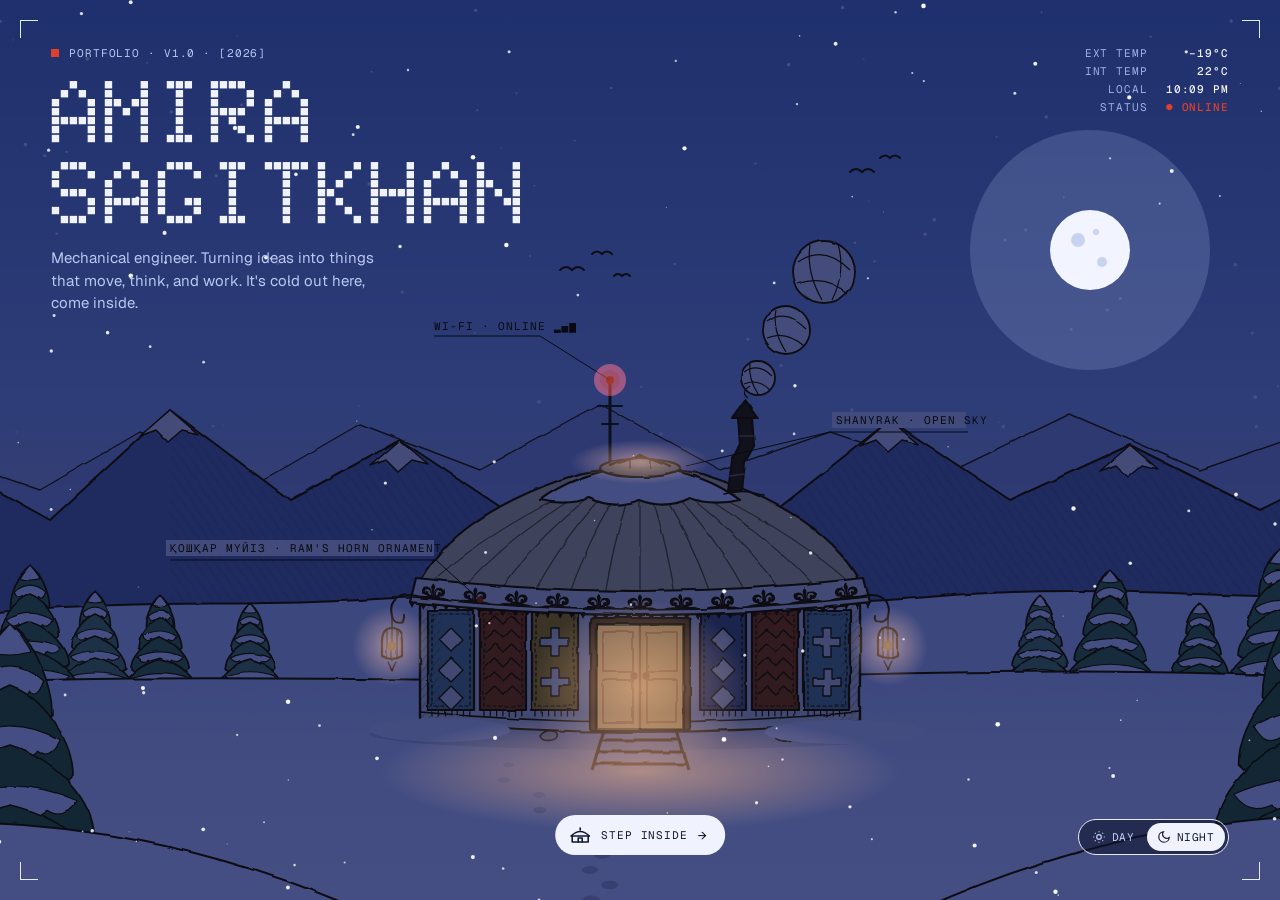
<file: index.html>
<!doctype html>
<html lang="en">
<head>
  <meta charset="utf-8">
  <meta name="viewport" content="width=device-width, initial-scale=1">
  <title>Amira Sagitkhan</title>
  <meta name="description" content="Amira Sagitkhan — mechanical engineer. Step inside the yurt to see the work.">
  <link rel="preconnect" href="https://fonts.googleapis.com">
  <link rel="preconnect" href="https://fonts.gstatic.com" crossorigin>
  <link rel="stylesheet" href="https://fonts.googleapis.com/css2?family=Caveat:wght@500&family=Doto:wght@700;800;900&family=Geist:wght@400;500;600&family=Geist+Mono:wght@400;500&display=swap">
  <link rel="stylesheet" href="yurt.css?v=8">
</head>
<body>
<div class="scan" aria-hidden="true"></div>

<!-- =====================================================================
     OUTSIDE
     ===================================================================== -->
<section id="outside" class="scene active" aria-label="Outside the yurt">
  <svg id="outsideSvg" viewBox="0 0 1600 900" preserveAspectRatio="xMidYMid slice" aria-hidden="false">
    <defs>
      <linearGradient id="sky" x1="0" y1="0" x2="0" y2="1">
        <stop offset="0" stop-color="#6f9bd6"/><stop offset="0.45" stop-color="#a9c6ea"/><stop offset="0.82" stop-color="#f1d6c8"/><stop offset="1" stop-color="#f8e2cf"/>
      </linearGradient>
      <radialGradient id="sunGlow"><stop offset="0" stop-color="#ffe6c2" stop-opacity="0.95"/><stop offset="1" stop-color="#ffe6c2" stop-opacity="0"/></radialGradient>
      <linearGradient id="snowG" x1="0" y1="0" x2="0" y2="1">
        <stop offset="0" stop-color="#dfe9f7"/><stop offset="0.35" stop-color="#f1f6fc"/><stop offset="1" stop-color="#ffffff"/>
      </linearGradient>
      <linearGradient id="feltG" x1="0" y1="0" x2="1" y2="0">
        <stop offset="0" stop-color="#b9b2a4"/><stop offset="0.25" stop-color="#e4ddd0"/><stop offset="0.5" stop-color="#f4efe6"/><stop offset="0.78" stop-color="#ddd5c7"/><stop offset="1" stop-color="#a7a093"/>
      </linearGradient>
      <linearGradient id="roofG" x1="0" y1="0" x2="1" y2="0">
        <stop offset="0" stop-color="#c4bba9"/><stop offset="0.45" stop-color="#efe8da"/><stop offset="0.55" stop-color="#f6f1e7"/><stop offset="1" stop-color="#bdb4a2"/>
      </linearGradient>
      <linearGradient id="panelG" x1="0" y1="0" x2="1" y2="0">
        <stop offset="0" stop-color="#2f3a4a"/><stop offset="0.5" stop-color="#55657b"/><stop offset="1" stop-color="#2f3a4a"/>
      </linearGradient>
      <radialGradient id="warm"><stop offset="0" stop-color="#ffb27a" stop-opacity="0.55"/><stop offset="1" stop-color="#ffb27a" stop-opacity="0"/></radialGradient>
      <linearGradient id="doorLight" x1="0" y1="0" x2="0" y2="1"><stop offset="0" stop-color="#ffd8ad"/><stop offset="1" stop-color="#ffa868"/></linearGradient>
      <pattern id="orn" width="44" height="28" patternUnits="userSpaceOnUse">
        <rect width="44" height="28" fill="#f4efe6"/>
        <path d="M0 1.5 H44 M0 26.5 H44" stroke="#1d1b19" stroke-width="3"/>
        <path d="M4 22 C4 8 16 6 20 13 C22 18 17 21 15 18 M40 22 C40 8 28 6 24 13 C22 18 27 21 29 18" fill="none" stroke="#1d1b19" stroke-width="3" stroke-linecap="round"/>
      </pattern>
      <pattern id="ornV" width="16" height="28" patternUnits="userSpaceOnUse">
        <rect width="16" height="28" fill="#1d1b19"/>
        <path d="M8 3 C1 9 1 19 8 25 C15 19 15 9 8 3Z M8 10 V18" fill="none" stroke="#f4efe6" stroke-width="2"/>
      </pattern>
      <symbol id="qm" viewBox="0 0 100 48">
        <path d="M50 3 C54 7 57 12 54.5 17 C53.5 19 53 21 53 24 L53 40 C54.5 42 53 45.5 50 47.5 C47 45.5 45.5 42 47 40 L47 24 C47 21 46.5 19 45.5 17 C43 12 46 7 50 3Z"/>
        <path d="M53 34 C52 22 57 14 66 13 C76 12 82 20 80 28 C78 35 70 38 64.5 34.5 C60 31.5 61 25 66 24.5 C69 24.2 70.5 27 69 29 C71.5 27.5 72 22.5 67.5 20.5 C61.5 18 55.5 23 56 30 C56.3 34 58 37 61 39 L53 41Z"/>
        <path d="M47 34 C48 22 43 14 34 13 C24 12 18 20 20 28 C22 35 30 38 35.5 34.5 C40 31.5 39 25 34 24.5 C31 24.2 29.5 27 31 29 C28.5 27.5 28 22.5 32.5 20.5 C38.5 18 44.5 23 44 30 C43.7 34 42 37 39 39 L47 41Z"/>
        <path d="M52 38 C58 33 64 31 70 32 C66 36 64 39 72 39 C82 38.5 90 40 99 45 C88 43 78 44 66 45 C60 45.5 55 44.5 52 43Z"/>
        <path d="M48 38 C42 33 36 31 30 32 C34 36 36 39 28 39 C18 38.5 10 40 1 45 C12 43 22 44 34 45 C40 45.5 45 44.5 48 43Z"/>
      </symbol>
      <filter id="sketch" x="-5%" y="-5%" width="110%" height="110%"><feTurbulence type="fractalNoise" baseFrequency="0.035" numOctaves="2" seed="4"/><feDisplacementMap in="SourceGraphic" scale="3.2" xChannelSelector="R" yChannelSelector="G"/></filter>
      <pattern id="hatch" width="6" height="6" patternUnits="userSpaceOnUse" patternTransform="rotate(40)"><line x1="0" y1="0" x2="0" y2="6" stroke="#2a2522" stroke-width="1.1" opacity="0.45"/></pattern>
      <pattern id="hatchLight" width="8" height="8" patternUnits="userSpaceOnUse" patternTransform="rotate(-35)"><line x1="0" y1="0" x2="0" y2="8" stroke="#2a2522" stroke-width="0.9" opacity="0.22"/></pattern>
      <clipPath id="roofClip"><path d="M560 596 Q800 618 1040 596 L852 470 Q800 458 748 470 Z"/></clipPath>
    </defs>

    <rect width="1600" height="900" fill="url(#sky)"/>

    <!-- sun -->
    <g id="starsOut" data-depth="0.2"></g>
    <g id="sun" data-depth="0.3">
      <circle cx="1250" cy="250" r="190" fill="url(#sunGlow)"/>
      <circle cx="1250" cy="250" r="44" fill="#fff3dc"/>
      <circle cx="1250" cy="250" r="62" fill="none" stroke="#1b1d22" stroke-width="0.8" stroke-dasharray="2 6" opacity="0.35"/>
    </g>

    <!-- far mountains -->
    <g data-depth="0.5" filter="url(#sketch)">
      <path d="M-10 520 L90 452 L200 490 L300 432 L420 482 L520 424 L640 470 L760 404 L880 470 L990 432 L1110 472 L1230 414 L1360 470 L1470 432 L1610 470 L1610 610 L-10 610Z" fill="#a9b9df" stroke="#2a2522" stroke-width="1.4" stroke-linejoin="round" opacity="0.9"/>
    </g>
    <g data-depth="0.8" filter="url(#sketch)">
      <path d="M-10 560 L120 470 L210 520 L330 410 L450 500 L560 440 L680 520 L800 455 L930 515 L1050 420 L1170 500 L1290 445 L1420 510 L1520 460 L1610 500 L1610 660 L-10 660Z" fill="#6f87bb" stroke="#2a2522" stroke-width="2" stroke-linejoin="round"/>
      <path d="M330 410 L450 500 L560 440 L680 520 L800 455 L930 515 L1050 420 L1170 500 L1290 445 L1420 510 L1520 460 L1610 500 L1610 660 L330 660Z" fill="url(#hatchLight)"/>
      <g id="caps" fill="#fff4ec" stroke="#2a2522" stroke-width="1.5" stroke-linejoin="round"></g>
    </g>
    <!-- mid ridge -->
    <g data-depth="1.4">
      <path d="M-10 640 C200 590 360 610 520 600 C700 588 900 615 1100 596 C1300 580 1450 610 1610 590 L1610 720 L-10 720Z" fill="#dbe6f6" stroke="#2a2522" stroke-width="2" stroke-linejoin="round" filter="url(#sketch)"/>
    </g>
    <g data-depth="0.6" class="birds" fill="none" stroke="#2a2522" stroke-width="2" stroke-linecap="round">
      <path class="bird" d="M720 270 q6 -6 12 0 q6 -6 12 0"/>
      <path class="bird" style="animation-delay:-0.4s" d="M752 254 q5 -5 10 0 q5 -5 10 0"/>
      <path class="bird" style="animation-delay:-0.8s" d="M774 276 q4 -4 8 0 q4 -4 8 0"/>
      <path class="bird" style="animation-delay:-0.2s" d="M1010 172 q6 -6 12 0 q6 -6 12 0"/>
      <path class="bird" style="animation-delay:-0.6s" d="M1040 158 q5 -5 10 0 q5 -5 10 0"/>
    </g>
    <g id="treesBack" data-depth="2" filter="url(#sketch)"></g>

    <!-- ground + yurt -->
    <g data-depth="3">
      <path d="M-10 690 C300 668 600 684 800 680 C1000 676 1300 660 1610 686 L1610 910 L-10 910Z" fill="url(#snowG)" stroke="#2a2522" stroke-width="2" stroke-linejoin="round" filter="url(#sketch)"/>
      <ellipse cx="800" cy="734" rx="270" ry="16" fill="#8d99ab" opacity="0.32"/>
      <ellipse class="flicker" cx="800" cy="772" rx="230" ry="52" fill="url(#warm)"/>
      <g id="prints" fill="#b4bfcd" opacity="0.7"></g>

      <!-- ===== hand-drawn yurt ===== -->
      <g id="sketchYurt" filter="url(#sketch)" stroke="#2a2522" stroke-width="2.2" stroke-linejoin="round" stroke-linecap="round">

        <!-- wall -->
        <path d="M580 600 L1020 600 L1020 722 Q800 742 580 722Z" fill="#f1ebdd"/>
        <g id="rugs"></g>
        <path d="M580 600 V722 M1020 600 V722" fill="none"/>
        <path d="M580 604 h20 V724 Q590 723 580 722Z M1000 604 h20 V722 Q1010 723 1000 724Z" fill="url(#hatch)" stroke="none"/>
        <!-- skirt + stones -->
        <path d="M580 712 Q800 732 1020 712" fill="none" stroke-width="1.6"/>
        <g fill="#cfc8bb" stroke-width="1.6">
          <path d="M600 728 q8 -10 20 -4 q6 8 -4 10 q-12 2 -16 -6z"/>
          <path d="M700 736 q6 -8 16 -4 q4 6 -4 8 q-10 2 -12 -4z"/>
          <path d="M934 736 q8 -9 18 -4 q5 7 -4 9 q-11 1 -14 -5z"/>
          <path d="M990 728 q7 -8 16 -3 q4 6 -4 8 q-10 1 -12 -5z"/>
        </g>

        <!-- roof dome -->
        <path d="M570 602 Q800 628 1030 602 Q1000 518 862 474 Q800 462 738 474 Q600 518 570 602Z" fill="#e6d8b2"/>
        <clipPath id="domeClip"><path d="M570 602 Q800 628 1030 602 Q1000 518 862 474 Q800 462 738 474 Q600 518 570 602Z"/></clipPath>
        <g clip-path="url(#domeClip)">
          <g id="seams" fill="none" stroke-width="1.3" opacity="0.6"></g>
          <path d="M880 470 Q1010 520 1040 610 L1040 470Z" fill="url(#hatch)" stroke="none"/>
          <path d="M560 610 Q600 520 700 480 L560 470Z" fill="url(#hatchLight)" stroke="none"/>
          <!-- snow on top -->
          <path d="M700 500 Q740 470 800 466 Q860 470 900 500 Q872 506 850 498 Q826 510 800 500 Q772 510 750 498 Q728 506 700 500Z" fill="#fbfcfe"/>
        </g>
        <!-- eave band with spirals + fringe -->
        <path d="M576 578 Q800 604 1024 578 L1030 602 Q800 628 570 602Z" fill="#f4efe6"/>
        <g id="eaveOrn" fill="#2a2522" stroke="none"></g>
        <g id="fringe" fill="#2a2522" stroke="none"></g>
        <!-- crown -->
        <ellipse cx="800" cy="468" rx="40" ry="9" fill="#d9c79a"/>
        <path d="M770 466 Q800 450 830 466" fill="#e6d8b2"/>
        <path d="M778 464 L800 456 L822 464 M790 460 V468 M810 460 V468" fill="none" stroke-width="1.4"/>

        <!-- crooked stovepipe -->
        <path d="M888 492 L902 490 L905 462 L914 446 L912 418 L898 418 L900 444 L892 460Z" fill="#3a3633"/>
        <path d="M890 476 l14 -2 M900 436 l13 0" stroke="#8d857c" stroke-width="1.4"/>
        <path d="M892 418 L918 418 L905 400Z" fill="#3a3633"/>
        <path d="M884 494 q20 -6 40 2" fill="none" stroke-width="1.6"/>

        <!-- curly hooks + birdcage lanterns -->
        <path d="M584 598 C560 590 548 600 552 616 C554 626 566 624 564 616" fill="none" stroke-width="2"/>
        <g transform="translate(552 616)">
          <line x1="0" y1="0" x2="0" y2="12" stroke-width="1.4"/>
          <path d="M-10 26 Q-10 12 0 12 Q10 12 10 26 L10 40 Q0 46 -10 40Z" fill="#f6efe0"/>
          <path d="M-5 14 V43 M0 12 V45 M5 14 V43" fill="none" stroke-width="1.1"/>
          <circle class="flicker" cx="0" cy="30" r="4.5" fill="#f4b860" stroke="none"/>
          <path d="M-4 46 L0 54 L4 46" fill="none" stroke-width="1.4"/>
        </g>
        <path d="M1016 598 C1040 590 1052 600 1048 616 C1046 626 1034 624 1036 616" fill="none" stroke-width="2"/>
        <g transform="translate(1048 616)">
          <line x1="0" y1="0" x2="0" y2="12" stroke-width="1.4"/>
          <path d="M-10 26 Q-10 12 0 12 Q10 12 10 26 L10 40 Q0 46 -10 40Z" fill="#f6efe0"/>
          <path d="M-5 14 V43 M0 12 V45 M5 14 V43" fill="none" stroke-width="1.1"/>
          <circle class="flicker" cx="0" cy="30" r="4.5" fill="#f4b860" stroke="none"/>
          <path d="M-4 46 L0 54 L4 46" fill="none" stroke-width="1.4"/>
        </g>
      </g>

      <!-- antenna -->
      <g stroke="#2b3038" stroke-width="3" stroke-linecap="round">
        <line x1="770" y1="462" x2="770" y2="384"/>
        <line x1="758" y1="406" x2="782" y2="406" stroke-width="2"/>
        <line x1="762" y1="424" x2="778" y2="424" stroke-width="2"/>
      </g>
      <circle class="led" cx="770" cy="380" r="10" fill="#e0402a" opacity="0.25"/>
      <circle class="led" cx="770" cy="380" r="4" fill="#e0402a"/>

      <!-- yarn-ball smoke -->
      <g class="yarn" filter="url(#sketch)" fill="#fbf8f2" stroke="#2a2522" stroke-width="1.8">
        <g class="yb" style="animation-delay:0s"><circle cx="918" cy="378" r="17"/><path d="M904 372 q14 -10 28 4 M904 384 q14 -6 26 6 M910 364 q-2 14 8 30" fill="none" stroke-width="1.2"/></g>
        <g class="yb" style="animation-delay:-2s"><circle cx="946" cy="330" r="24"/><path d="M926 322 q20 -14 40 6 M926 338 q20 -8 38 8 M936 310 q-4 20 10 42" fill="none" stroke-width="1.2"/></g>
        <g class="yb" style="animation-delay:-4s"><circle cx="984" cy="272" r="31"/><path d="M958 262 q26 -18 52 8 M958 284 q26 -10 50 10 M970 246 q-4 26 12 54 M998 244 q8 28 -6 56" fill="none" stroke-width="1.2"/></g>
        <path d="M908 398 q-8 -6 2 -12" fill="none" stroke-width="1.2"/>
      </g>

      <!-- drifts -->
      <ellipse cx="600" cy="730" rx="70" ry="12" fill="#f7f8fa"/>
      <ellipse cx="1004" cy="732" rx="80" ry="12" fill="#f7f8fa"/>

      <!-- door (clickable) -->
      <g id="door" tabindex="0" role="button" aria-label="Open the door and step inside" filter="url(#sketch)" stroke="#2a2522" stroke-width="2.2" stroke-linejoin="round">
        <rect x="730" y="600" width="140" height="170" fill="transparent" stroke="none"/>
        <rect class="frame" x="750" y="618" width="100" height="112" rx="3" fill="#8a5f3b"/>
        <rect x="756" y="624" width="88" height="106" fill="url(#doorLight)"/>
        <g class="leaf leafL">
          <rect x="756" y="624" width="44" height="106" fill="#dcb45c"/>
          <rect x="763" y="632" width="30" height="40" fill="none" stroke-width="1.5"/>
          <rect x="763" y="680" width="30" height="42" fill="none" stroke-width="1.5"/>
          <circle cx="794" cy="676" r="2.6" fill="#2a2522"/>
        </g>
        <g class="leaf leafR">
          <rect x="800" y="624" width="44" height="106" fill="#d2a94f"/>
          <rect x="807" y="632" width="30" height="40" fill="none" stroke-width="1.5"/>
          <rect x="807" y="680" width="30" height="42" fill="none" stroke-width="1.5"/>
          <circle cx="806" cy="676" r="2.6" fill="#2a2522"/>
        </g>
        <!-- little steps -->
        <g fill="#dcb45c" stroke-width="1.8">
          <path d="M764 730 L752 770 M836 730 L848 770" fill="none" stroke-width="3"/>
          <path d="M761 740 H839 M757 752 H843 M754 764 H846" fill="none" stroke-width="3"/>
        </g>
      </g>

      <!-- technical overlay -->
      <g class="tech" pointer-events="none" font-family="Geist Mono, monospace" font-size="11" letter-spacing="1" fill="#1b1d22">
        <g>
          <path d="M640 600 L596 560 H330" fill="none" stroke="#1b1d22" stroke-width="1"/>
          <circle cx="640" cy="600" r="3" fill="#e0402a"/>
          <rect x="326" y="540" width="268" height="16" fill="#f5f5f3"/>
          <text x="330" y="552">ҚОШҚАР МҮЙІЗ · RAM'S HORN ORNAMENT</text>
        </g>
        <g>
          <path d="M770 380 L700 336 H594" fill="none" stroke="#1b1d22" stroke-width="1"/>
          <text x="594" y="330">WI-FI · ONLINE ▂▄▆</text>
          <path d="M846 466 L990 432 H1128" fill="none" stroke="#1b1d22" stroke-width="1"/>
          <rect x="992" y="412" width="134" height="16" fill="#f5f5f3"/><text x="996" y="424">SHANYRAK · OPEN SKY</text>
        </g>
      </g>
    </g>

    <g id="treesFront" data-depth="4.5" filter="url(#sketch)"></g>

    <g data-depth="6">
      <path d="M-10 830 C180 806 360 840 520 910 L-10 910Z" fill="#ffffff" stroke="#2a2522" stroke-width="2" stroke-linejoin="round" filter="url(#sketch)"/>
      <path d="M1610 820 C1400 800 1220 846 1080 910 L1610 910Z" fill="#ffffff" stroke="#2a2522" stroke-width="2" stroke-linejoin="round" filter="url(#sketch)"/>
    </g>
      <!-- night: shade + moon + glows -->
    <rect id="nightOut" class="night-shade" width="1600" height="900" fill="#1c2766" pointer-events="none"/>
    <g id="moon" class="night-only" data-depth="0.3" pointer-events="none">
      <circle cx="1250" cy="250" r="120" fill="#c3d3ff" opacity="0.18"/>
      <circle cx="1250" cy="250" r="40" fill="#f2f5ff"/>
      <g fill="#c9d3ef"><circle cx="1238" cy="240" r="7"/><circle cx="1262" cy="262" r="5"/><circle cx="1256" cy="232" r="3"/></g>
    </g>
    <g id="glowOut" class="night-only" data-depth="3" pointer-events="none" style="mix-blend-mode:screen">
      <ellipse cx="800" cy="688" rx="110" ry="90" fill="url(#warm)"/>
      <ellipse class="flicker" cx="800" cy="772" rx="260" ry="60" fill="url(#warm)"/>
      <rect x="758" y="626" width="84" height="102" fill="#ffb27a" opacity="0.35"/>
      <circle class="flicker" cx="552" cy="646" r="40" fill="url(#warm)"/>
      <circle class="flicker" cx="1048" cy="646" r="40" fill="url(#warm)"/>
      <ellipse cx="800" cy="462" rx="70" ry="22" fill="url(#warm)"/>
      <circle class="led" cx="770" cy="380" r="16" fill="#e0402a" opacity="0.6"/>
    </g>
  </svg>
  <canvas id="snow" aria-hidden="true"></canvas>

  <div class="frame-ui" aria-hidden="true"><i></i><i></i><i></i><i></i></div>
  <div class="plate">
    <div class="id mono">Portfolio · v1.0 · [2026]</div>
    <h1>Amira<br>Sagitkhan</h1>
    <p>Mechanical engineer. Turning ideas into things that move, think, and work. It's cold out here, come inside.</p>
  </div>
  <div class="readout mono" aria-hidden="true">
    <span>Ext temp</span><b id="extTemp">−12°C</b>
    <span>Int temp</span><b>22°C</b>
    <span>Local</span><b id="clock">--:--</b>
    <span>Status</span><b class="blink">● Online</b>
  </div>
  <div class="mode-toggle out mono" role="group" aria-label="Day or night">
    <button data-mode="day" aria-label="Day mode"><svg width="14" height="14" viewBox="0 0 24 24" fill="none" stroke="currentColor" stroke-width="2"><circle cx="12" cy="12" r="4"/><path d="M12 2v2M12 20v2M2 12h2M20 12h2M4.9 4.9l1.4 1.4M17.7 17.7l1.4 1.4M4.9 19.1l1.4-1.4M17.7 6.3l1.4-1.4"/></svg><span>Day</span></button>
    <button data-mode="night" aria-label="Night mode"><svg width="14" height="14" viewBox="0 0 24 24" fill="none" stroke="currentColor" stroke-width="2"><path d="M21 12.8A9 9 0 1 1 11.2 3a7 7 0 0 0 9.8 9.8z"/></svg><span>Night</span></button>
  </div>
  <button class="enter-hint mono" id="enterBtn">
    <svg class="yurt-ico" width="22" height="18" viewBox="0 0 22 18" fill="none" stroke="currentColor" stroke-width="1.6" stroke-linejoin="round" stroke-linecap="round"><path d="M2 10 Q11 1 20 10"/><path d="M3 10 V16 H19 V10"/><path d="M2 10 H20"/><path d="M9 16 V12 H13 V16"/><path d="M11 4 V2"/></svg>
    Step inside <span class="arr">→</span></button>
</section>

<!-- =====================================================================
     INSIDE
     ===================================================================== -->
<section id="inside" class="scene" aria-label="Inside the yurt">
  <svg id="insideSvg" viewBox="0 0 1600 900" preserveAspectRatio="xMidYMid slice">
    <defs>
      <pattern id="lat" width="52" height="52" patternUnits="userSpaceOnUse">
        <rect id="latBg" width="52" height="52" fill="#8095dc"/>
        <path id="latLines" d="M0 0 L52 52 M52 0 L0 52" stroke="#16204d" stroke-width="1.4" opacity="0.45"/>
        <circle cx="26" cy="26" r="1.8" fill="#1b1d22" opacity="0.4"/><circle cx="0" cy="0" r="1.8" fill="#1b1d22" opacity="0.4"/>
        <circle cx="52" cy="0" r="1.8" fill="#1b1d22" opacity="0.4"/><circle cx="0" cy="52" r="1.8" fill="#1b1d22" opacity="0.4"/><circle cx="52" cy="52" r="1.8" fill="#1b1d22" opacity="0.4"/>
      </pattern>
      <pattern id="dots" width="6" height="6" patternUnits="userSpaceOnUse"><circle cx="3" cy="3" r="1.1" fill="#1b1d22"/></pattern>
      <pattern id="dotsB" width="7" height="7" patternUnits="userSpaceOnUse"><circle cx="3.5" cy="3.5" r="1.6" fill="#1d3f9e"/></pattern>
      <pattern id="scan" width="4" height="4" patternUnits="userSpaceOnUse"><rect width="4" height="1.4" fill="#ffffff" opacity="0.22"/></pattern>
      <pattern id="ornBW" y="224" width="48" height="24" patternUnits="userSpaceOnUse">
        <rect width="48" height="24" fill="#f5f6f8"/>
        <path d="M0 1 H48 M0 23 H48" stroke="#1b1d22" stroke-width="2"/>
        <use href="#qm" x="-2.5" y="2" width="53" height="19" fill="#1b1d22"/>
        <path d="M0 20.6 H48" stroke="#1b1d22" stroke-width="1.2"/>
      </pattern>
      <radialGradient id="crtG" cx="0.45" cy="0.4" r="0.8"><stop offset="0" stop-color="#a9c0ff"/><stop offset="0.55" stop-color="#4f7cf0"/><stop offset="1" stop-color="#1d3f9e"/></radialGradient>
      <radialGradient id="moonSky" cx="0.6" cy="0.6"><stop offset="0" stop-color="#3d6fe0"/><stop offset="1" stop-color="#132c74"/></radialGradient>
      <linearGradient id="glass" x1="0" y1="0" x2="1" y2="1"><stop offset="0" stop-color="#b7cbff" stop-opacity="0.9"/><stop offset="1" stop-color="#3d6fe0" stop-opacity="0.8"/></linearGradient>
      <radialGradient id="glowB"><stop offset="0" stop-color="#c3d3ff" stop-opacity="0.55"/><stop offset="1" stop-color="#c3d3ff" stop-opacity="0"/></radialGradient>
      <radialGradient id="vignette" cx="0.5" cy="0.45" r="0.75"><stop offset="0.55" stop-color="#0f1733" stop-opacity="0"/><stop offset="1" stop-color="#0f1733" stop-opacity="0.45"/></radialGradient>
      <linearGradient id="moonBeam" x1="0" y1="0" x2="0" y2="1"><stop offset="0" stop-color="#e3ebff" stop-opacity="0.4"/><stop offset="1" stop-color="#e3ebff" stop-opacity="0"/></linearGradient>
      <radialGradient id="glowR"><stop offset="0" stop-color="#ff7a4f" stop-opacity="0.3"/><stop offset="1" stop-color="#ff7a4f" stop-opacity="0"/></radialGradient>
      <linearGradient id="fade" x1="0" y1="0" x2="0" y2="1"><stop offset="0" stop-color="#fff" stop-opacity="0"/><stop offset="1" stop-color="#fff" stop-opacity="1"/></linearGradient>
      <mask id="floorMask"><rect x="0" y="636" width="1600" height="264" fill="url(#fade)"/></mask>
      <filter id="grain"><feTurbulence type="fractalNoise" baseFrequency="0.85" numOctaves="2" stitchTiles="stitch"/><feColorMatrix type="saturate" values="0"/></filter>
      <linearGradient id="daySky" x1="0" y1="0" x2="0" y2="1"><stop offset="0" stop-color="#8fd0ff"/><stop offset="1" stop-color="#d6f0ff"/></linearGradient>
      <radialGradient id="sunGlowIn"><stop offset="0" stop-color="#fff6c2" stop-opacity="0.9"/><stop offset="1" stop-color="#fff6c2" stop-opacity="0"/></radialGradient>
      <linearGradient id="sunBeam" x1="0" y1="0" x2="0" y2="1"><stop offset="0" stop-color="#fff1b8" stop-opacity="0.6"/><stop offset="1" stop-color="#fff1b8" stop-opacity="0"/></linearGradient>
      <linearGradient id="gPink" x1="0" y1="0" x2="1" y2="1"><stop offset="0" stop-color="#ffd0dc"/><stop offset="1" stop-color="#ff7fa3"/></linearGradient>
      <linearGradient id="gMint" x1="0" y1="0" x2="1" y2="1"><stop offset="0" stop-color="#cdf7e6"/><stop offset="1" stop-color="#4fc9a0"/></linearGradient>
      <linearGradient id="gYellow" x1="0" y1="0" x2="1" y2="1"><stop offset="0" stop-color="#fff4b8"/><stop offset="1" stop-color="#ffc93c"/></linearGradient>
      <linearGradient id="gLilac" x1="0" y1="0" x2="1" y2="1"><stop offset="0" stop-color="#ebdfff"/><stop offset="1" stop-color="#a98bf0"/></linearGradient>
      <linearGradient id="gOrange" x1="0" y1="0" x2="1" y2="1"><stop offset="0" stop-color="#ffd8b0"/><stop offset="1" stop-color="#ff8f4a"/></linearGradient>
      <clipPath id="holeClip"><circle cx="800" cy="40" r="108"/></clipPath>
      <clipPath id="sc1"><rect x="1034" y="412" width="142" height="112" rx="12"/></clipPath>
      <clipPath id="sc4"><rect x="986" y="308" width="88" height="70" rx="9"/></clipPath>
      <clipPath id="sc5"><rect x="1114" y="326" width="70" height="56" rx="8"/></clipPath>
    </defs>

    <!-- ===== structure ===== -->
    <rect id="inBase" width="1600" height="900" fill="#5a6fc4"/>
    <rect id="inRoof" width="1600" height="236" fill="#4256a8"/>
    <g id="poles" stroke="#16204d" stroke-width="2" opacity="0.55"></g>

    <!-- shanyrak: moon through the crown -->
    <circle cx="800" cy="40" r="108" fill="url(#moonSky)"/>
    <g clip-path="url(#holeClip)">
      <circle cx="846" cy="84" r="46" fill="#ffffff" opacity="0.18"/>
      <circle cx="846" cy="84" r="22" fill="#f5f7ff"/>
      <g fill="#ffffff"><circle cx="740" cy="70" r="1.4"/><circle cx="770" cy="110" r="1"/><circle cx="880" cy="20" r="1.2"/><circle cx="720" cy="20" r="1"/></g>
      <g class="day-only">
        <circle cx="800" cy="40" r="108" fill="url(#daySky)"/>
        <circle cx="846" cy="78" r="48" fill="url(#sunGlowIn)"/>
        <circle cx="846" cy="78" r="22" fill="#ffd23f" stroke="#1b1d22" stroke-width="2"/>
        <g fill="#ffffff" stroke="#1b1d22" stroke-width="1.5"><path d="M716 64 q4 -14 18 -10 q8 -12 22 -2 q14 0 12 12 z"/><path d="M800 18 q3 -10 14 -8 q6 -8 16 0 q10 0 8 10 z"/></g>
      </g>
      <path d="M740 -70 Q770 40 740 150 M800 -70 V150 M860 -70 Q830 40 860 150 M690 0 Q800 20 910 0 M690 80 Q800 60 910 80" fill="none" stroke="#1b1d22" stroke-width="3"/>
    </g>
    <circle cx="800" cy="40" r="108" fill="none" stroke="#1b1d22" stroke-width="4"/>
    <circle cx="800" cy="40" r="120" fill="none" stroke="#1b1d22" stroke-width="1.5"/>
    <circle cx="800" cy="40" r="134" fill="none" stroke="#e0402a" stroke-width="1.2" stroke-dasharray="3 7"/>

    <!-- lattice wall, bands, floor -->
    <rect x="0" y="236" width="1600" height="400" fill="url(#lat)"/>
    <rect x="0" y="224" width="1600" height="24" fill="url(#ornBW)"/>
    <rect id="inFloor" x="0" y="636" width="1600" height="264" fill="#33478f"/>
    <rect x="0" y="636" width="1600" height="264" fill="url(#dots)" opacity="0.3" mask="url(#floorMask)"/>
    <line x1="0" y1="636" x2="1600" y2="636" stroke="#1b1d22" stroke-width="2"/>

    <!-- rug (line-art shyrdak) -->
    <g fill="none" stroke="#1b1d22">
      <ellipse id="rugOuter" cx="800" cy="792" rx="570" ry="102" fill="#b9c7f2" stroke-width="2"/>
      <ellipse cx="800" cy="792" rx="535" ry="90" stroke-width="1.2" stroke-dasharray="2 7"/>
      <ellipse id="rugMid" cx="800" cy="792" rx="390" ry="62" stroke-width="2" fill="none"/>
      <ellipse id="rugCenter" cx="800" cy="792" rx="150" ry="25" fill="#3d6fe0" fill-opacity="0.35" stroke-width="1.5"/>
      <path d="M520 792 C520 772 552 770 560 784 C566 794 554 798 550 792 M1080 792 C1080 772 1048 770 1040 784 C1034 794 1046 798 1050 792 M700 840 C700 822 728 820 734 832 M900 840 C900 822 872 820 866 832" stroke-width="2.4"/>
    </g>
    <g fill="#e0402a"><path d="M640 760 l6 6 l-6 6 l-6 -6z"/><path d="M960 760 l6 6 l-6 6 l-6 -6z"/><path d="M800 832 l6 6 l-6 6 l-6 -6z"/></g>

    <polygon id="beamBase" points="700,90 900,90 1100,900 500,900" fill="url(#moonBeam)" pointer-events="none"/>

    <!-- cables from the crown + across the floor (generated) -->
    <g id="cables"></g>

    <!-- monitor glow -->
    <ellipse class="crt" cx="1110" cy="460" rx="300" ry="220" fill="url(#glowB)" pointer-events="none"/>

    <g stroke="#1b1d22" stroke-width="2" stroke-linejoin="round" stroke-linecap="round">

    <!-- ===== 04 INSPIRATION — pinned moodboard ===== -->
    <g class="hot" data-panel="inspiration" data-no="04" data-title="Inspiration" data-desc="moodboard.zip" data-tx="210" data-ty="280" tabindex="0" role="button" aria-label="Inspiration — the moodboard">
      <rect x="62" y="282" width="290" height="300" fill="transparent" stroke="none"/>
      <g transform="rotate(-3 125 360)">
        <rect x="80" y="300" width="92" height="124" fill="#1b1d22"/>
        <path d="M126 322 C128 352 131 356 152 360 C131 364 128 368 126 404 C124 368 121 364 100 360 C121 356 124 352 126 322Z" fill="#e0402a" stroke="none"/>
        <path d="M88 414 h28 M88 408 h18" stroke="#e0402a" stroke-width="1.5"/>
      </g>
      <g transform="rotate(2 236 330)">
        <rect x="186" y="292" width="102" height="80" fill="#f0f3fd"/>
        <path d="M200 334 Q237 304 274 334 Q237 362 200 334Z" fill="none"/>
        <circle cx="237" cy="334" r="12" fill="#3d6fe0"/><circle cx="237" cy="334" r="5" fill="#1b1d22"/>
        <path d="M206 326 l-6 -8 M218 318 l-3 -9 M232 314 l0 -9 M248 315 l3 -9 M262 320 l6 -8" stroke-width="1.4"/>
      </g>
      <g transform="rotate(3 236 440)">
        <rect x="192" y="386" width="94" height="112" fill="#c9d6f5"/>
        <rect x="192" y="386" width="94" height="112" fill="url(#dotsB)" opacity="0.6" stroke="none"/>
        <ellipse cx="239" cy="458" rx="18" ry="34" fill="#e6ebfa" stroke="none"/>
        <circle cx="239" cy="430" r="24" fill="none" stroke="#1b1d22" stroke-width="1.5"/>
        <path d="M239 400 v14 M239 446 v14 M209 430 h14 M255 430 h14" stroke-width="1.5"/>
      </g>
      <g transform="rotate(-2 126 470)">
        <image href="inspo/wall-bull.jpg" x="76" y="436" width="102" height="78" preserveAspectRatio="xMidYMid slice"/>
        <rect x="76" y="436" width="102" height="78" fill="none"/>
        <g transform="rotate(4 128 530)">
          <rect x="64" y="519" width="130" height="20" fill="#fff8d6" stroke="#1b1d22" stroke-width="1"/>
          <text x="129" y="534" text-anchor="middle" font-family="Caveat, 'Comic Sans MS', cursive" font-size="13" fill="#1b1d22" stroke="none">my little brother's drawing</text>
        </g>
      </g>
      <rect x="298" y="300" width="44" height="44" fill="#8fb0ff" transform="rotate(6 320 322)"/>
      <path d="M306 316 h24 M306 324 h18 M306 332 h22" stroke-width="1.2" transform="rotate(6 320 322)"/>
      <path d="M126 304 L237 296 L320 304 M237 296 L239 390 L127 440" fill="none" stroke="#e0402a" stroke-width="1.2"/>
      <g fill="#e0402a" stroke="none"><circle cx="126" cy="304" r="4.5"/><circle cx="237" cy="296" r="4.5"/><circle cx="320" cy="304" r="4.5"/><circle cx="239" cy="390" r="4.5"/><circle cx="127" cy="440" r="4.5"/></g>
      <!-- magazines on the floor -->
      <rect x="96" y="616" width="150" height="10" fill="#f0f3fd"/>
      <rect x="104" y="606" width="140" height="10" fill="#3d6fe0" transform="rotate(-2 174 611)"/>
      <rect x="100" y="626" width="152" height="10" fill="#c6d0ef"/>
    </g>

    <!-- ===== 02 PLAY — Y2K gadget shelf ===== -->
    <g class="hot" data-panel="play" data-no="02" data-title="Play" data-desc="gadgets · experiments" data-tx="520" data-ty="350" tabindex="0" role="button" aria-label="Play — the gadget shelf">
      <rect x="384" y="398" width="8" height="244" fill="#b4c0e6"/><rect x="646" y="398" width="8" height="244" fill="#b4c0e6"/>
      <rect x="380" y="470" width="278" height="10" fill="#e6ebfa"/>
      <rect x="380" y="590" width="278" height="10" fill="#e6ebfa"/>
      <!-- translucent iMac -->
      <path d="M404 470 L410 392 Q412 374 432 372 L476 372 Q496 374 498 392 L504 470Z" class="c-orange" fill="url(#glass)"/>
      <rect x="416" y="382" width="76" height="62" rx="6" fill="#e6ebfa"/>
      <rect x="422" y="388" width="64" height="48" rx="5" fill="url(#crtG)"/>
      <rect x="422" y="388" width="64" height="48" rx="5" fill="url(#scan)" stroke="none"/>
      <text x="454" y="418" text-anchor="middle" font-family="Doto, monospace" font-weight="900" font-size="15" fill="#ffffff" stroke="none">PLAY</text>
      <ellipse cx="454" cy="456" rx="12" ry="4" fill="#e6ebfa"/>
      <!-- game boy -->
      <rect x="514" y="398" width="44" height="72" rx="6" class="c-mint" fill="url(#glass)"/>
      <rect x="520" y="406" width="32" height="26" rx="2" fill="#dfe8d8"/>
      <path d="M524 448 h12 M530 442 v12" stroke-width="3"/>
      <circle cx="546" cy="446" r="3" fill="#e0402a"/><circle cx="552" cy="452" r="3" fill="#e0402a"/>
      <!-- tamagotchi -->
      <path d="M592 386 q8 -18 16 0" fill="none" stroke-width="1.5"/>
      <ellipse cx="600" cy="440" rx="22" ry="27" class="c-pink" fill="url(#glass)"/>
      <rect x="590" y="428" width="20" height="18" rx="2" fill="#e6ebfa"/>
      <circle cx="597" cy="436" r="1.6" fill="#1b1d22" stroke="none"/><circle cx="604" cy="436" r="1.6" fill="#1b1d22" stroke="none"/>
      <g fill="#e6ebfa"><circle cx="592" cy="456" r="2.6"/><circle cx="600" cy="458" r="2.6"/><circle cx="608" cy="456" r="2.6"/></g>
      <!-- sheep plush -->
      <g transform="translate(632 452)">
        <circle cx="-8" cy="4" r="9" fill="#f0f3fd"/><circle cx="2" cy="-2" r="10" fill="#f0f3fd"/><circle cx="2" cy="8" r="9" fill="#f0f3fd"/>
        <ellipse cx="12" cy="0" rx="7" ry="8" fill="#1b1d22"/>
      </g>
      <!-- lower shelf: discman, flip phone, controller, cartridges -->
      <circle cx="430" cy="562" r="28" class="c-yellow" fill="url(#glass)"/>
      <circle cx="430" cy="562" r="18" fill="#e6ebfa"/>
      <circle cx="430" cy="562" r="5" fill="#3d6fe0"/>
      <g transform="rotate(-14 494 560)">
        <rect x="480" y="520" width="28" height="36" rx="5" class="c-lilac" fill="url(#glass)"/>
        <rect x="484" y="524" width="20" height="18" rx="2" fill="#a9c0ff"/>
        <rect x="480" y="556" width="28" height="34" rx="5" class="c-lilac" fill="url(#glass)"/>
        <path d="M486 566 h16 M486 574 h16 M486 582 h16" stroke-width="1.4"/>
      </g>
      <path d="M534 586 Q530 560 552 560 H600 Q622 560 618 586 Q614 596 600 590 L586 580 H566 L552 590 Q538 596 534 586Z" class="c-mint" fill="url(#glass)"/>
      <path d="M552 568 v10 M547 573 h10" stroke-width="2.4"/><circle cx="598" cy="570" r="3" fill="#e0402a"/><circle cx="606" cy="577" r="3" fill="#e6ebfa"/>
      <rect x="618" y="548" width="24" height="40" rx="2" fill="#1b1d22"/><rect x="622" y="554" width="16" height="10" fill="#e0402a" stroke="none"/>
    </g>

    <!-- ===== hearth ===== -->
    <g>
      <rect x="792" y="148" width="16" height="368" fill="#e6ebfa"/>
      <rect x="742" y="512" width="116" height="10" rx="3" fill="#e6ebfa"/>
      <rect x="748" y="520" width="104" height="112" rx="10" fill="#b4c0e6"/>
      <rect x="748" y="520" width="104" height="112" rx="10" fill="url(#dots)" opacity="0.18" stroke="none"/>
      <rect class="flicker" x="770" y="556" width="60" height="38" rx="5" fill="#ff7a4f"/>
      <path class="flicker" d="M784 594 q6 -26 16 -30 q-2 14 8 18 q4 -10 12 -14 q-2 16 -6 26z" fill="#ffd2a3" stroke="none"/>
      <text x="800" y="546" text-anchor="middle" font-family="Doto, monospace" font-weight="800" font-size="15" fill="#e0402a" stroke="none">22°C</text>
      <rect x="756" y="632" width="8" height="12" fill="#1b1d22"/><rect x="836" y="632" width="8" height="12" fill="#1b1d22"/>
      <path d="M816 512 q0 -26 20 -26 q20 0 20 26z" class="c-pink" fill="url(#glass)"/>
      <path d="M856 498 q12 -4 14 -14" fill="none" stroke-width="3"/>
      <path class="steam" d="M868 476 q-6 -10 2 -18 q6 -8 0 -16" fill="none" stroke="#9aa3b2" stroke-width="2"/>
    </g>
    <ellipse class="flicker" cx="800" cy="600" rx="200" ry="120" fill="url(#glowR)" stroke="none" pointer-events="none"/>

    <!-- ===== 01 WORK — the navi rig ===== -->
    <g class="hot" data-panel="work" data-no="01" data-title="Projects" data-desc="navi.exe · selected work" data-tx="1100" data-ty="284" tabindex="0" role="button" aria-label="Projects — the computer rig">
      <!-- desk -->
      <rect x="900" y="560" width="400" height="14" fill="#e6ebfa"/>
      <rect x="912" y="574" width="10" height="92" fill="#b4c0e6"/><rect x="1278" y="574" width="10" height="92" fill="#b4c0e6"/>
      <line x1="922" y1="640" x2="1278" y2="640" stroke-width="1.5"/>
      <!-- towers -->
      <rect x="936" y="582" width="58" height="80" fill="#c6d0ef"/>
      <path d="M944 594 h42 M944 604 h42 M944 614 h42" stroke-width="1.4"/>
      <circle class="led" cx="980" cy="648" r="2.6" fill="#e0402a" stroke="none"/>
      <rect x="1196" y="586" width="64" height="76" fill="#c6d0ef"/>
      <rect x="1196" y="586" width="64" height="76" fill="url(#dots)" opacity="0.15" stroke="none"/>
      <path d="M1206 598 h44 M1206 608 h44" stroke-width="1.4"/>
      <circle class="led2" cx="1246" cy="648" r="2.6" fill="#4f7cf0" stroke="none"/>
      <!-- left CRT -->
      <rect x="916" y="430" width="104" height="128" rx="6" fill="#dfe5f7"/>
      <rect x="926" y="440" width="84" height="72" rx="8" fill="url(#crtG)"/>
      <g stroke="#ffffff" stroke-width="2" opacity="0.85"><path class="screen-line" d="M934 454 h48"/><path d="M934 464 h30 M940 474 h36 M940 484 h24 M934 494 h40"/></g>
      <rect x="926" y="440" width="84" height="72" rx="8" fill="url(#scan)" stroke="none"/>
      <path d="M930 526 h76 M930 534 h76" stroke-width="1.2"/>
      <!-- right CRT: wireframe globe -->
      <rect x="1190" y="420" width="104" height="138" rx="6" fill="#dfe5f7"/>
      <rect x="1200" y="430" width="84" height="76" rx="8" fill="url(#crtG)"/>
      <g fill="none" stroke="#ffffff" stroke-width="1.4" opacity="0.9">
        <circle cx="1242" cy="468" r="26"/>
        <ellipse class="spinY" cx="1242" cy="468" rx="12" ry="26"/>
        <path d="M1216 468 h52 M1220 455 h44 M1220 481 h44"/>
      </g>
      <rect x="1200" y="430" width="84" height="76" rx="8" fill="url(#scan)" stroke="none"/>
      <circle cx="1210" cy="530" r="5" fill="#b4c0e6"/><circle cx="1228" cy="530" r="5" fill="#b4c0e6"/>
      <!-- main CRT -->
      <rect x="1020" y="400" width="170" height="152" rx="8" fill="#e6ebfa"/>
      <rect x="1020" y="400" width="170" height="152" rx="8" fill="url(#dots)" opacity="0.08" stroke="none"/>
      <g clip-path="url(#sc1)" stroke="none">
        <rect x="1034" y="412" width="142" height="112" fill="url(#crtG)"/>
        <text x="1105" y="470" text-anchor="middle" font-family="Doto, monospace" font-weight="900" font-size="23" fill="#ffffff">PROJECTS</text>
        <text x="1105" y="494" text-anchor="middle" font-family="Geist Mono, monospace" font-size="9" letter-spacing="2" fill="#ffffff" opacity="0.85">▶ 05 FILES FOUND</text>
        <rect x="1034" y="412" width="142" height="112" fill="url(#scan)"/>
        <rect class="roll" x="1034" y="412" width="142" height="16" fill="#ffffff" opacity="0.14"/>
      </g>
      <rect x="1034" y="412" width="142" height="112" rx="12" fill="none"/>
      <circle class="led" cx="1176" cy="538" r="2.6" fill="#e0402a" stroke="none"/>
      <!-- top CRT: eye -->
      <rect x="976" y="298" width="108" height="102" rx="6" fill="#dfe5f7"/>
      <g clip-path="url(#sc4)" stroke="none">
        <rect x="986" y="308" width="88" height="70" fill="url(#crtG)"/>
        <g class="blink">
          <path d="M998 343 Q1030 318 1062 343 Q1030 366 998 343Z" fill="#f5f7ff"/>
          <circle cx="1030" cy="343" r="10" fill="#1d3f9e"/><circle cx="1030" cy="343" r="4" fill="#0b1430"/>
          <circle cx="1034" cy="339" r="2" fill="#ffffff"/>
        </g>
        <rect x="986" y="308" width="88" height="70" fill="url(#scan)"/>
      </g>
      <rect x="986" y="308" width="88" height="70" rx="9" fill="none"/>
      <!-- top-right small CRT: static -->
      <rect x="1104" y="316" width="90" height="84" rx="6" fill="#b4c0e6"/>
      <g clip-path="url(#sc5)" stroke="none">
        <rect x="1114" y="326" width="70" height="56" fill="#9aa8c4"/>
        <rect class="static" x="1114" y="326" width="70" height="56" fill="url(#dots)" opacity="0.45"/>
        <path d="M1132 346 v6 M1166 346 v6 M1134 362 q15 10 30 0" fill="none" stroke="#ffffff" stroke-width="3"/>
      </g>
      <rect x="1114" y="326" width="70" height="56" rx="8" fill="none"/>
      <rect x="1180" y="318" width="16" height="16" fill="#8fb0ff" transform="rotate(8 1188 326)"/>
      <!-- keyboard + mouse -->
      <rect x="1040" y="552" width="130" height="10" rx="2" fill="#e6ebfa"/>
      <path d="M1048 557 h114" stroke-width="1" stroke-dasharray="3 3"/>
      <ellipse cx="1186" cy="556" rx="8" ry="5" fill="#e6ebfa"/>
    </g>

    <!-- ===== 03 ABOUT — polaroids + chest + eyeball webcam ===== -->
    <g class="hot" data-panel="about" data-no="03" data-title="About" data-desc="user.profile" data-tx="1412" data-ty="270" tabindex="0" role="button" aria-label="About — user profile">
      <rect x="1300" y="276" width="230" height="384" fill="transparent" stroke="none"/>
      <g transform="rotate(-4 1374 360)">
        <rect x="1324" y="292" width="100" height="120" fill="#f0f3fd"/>
        <image href="inspo/wall-portrait.jpg" x="1332" y="300" width="84" height="84" preserveAspectRatio="xMidYMin slice"/>
        <rect x="1332" y="300" width="84" height="84" fill="none"/>
        <path d="M1336 398 h40" stroke-width="1.4"/>
      </g>
      <g transform="rotate(6 1470 340)">
        <rect x="1436" y="298" width="72" height="86" fill="#f0f3fd"/>
        <rect x="1442" y="304" width="60" height="58" fill="#c6d0ef"/>
        <path d="M1446 356 l16 -24 l12 14 l8 -8 l16 18z" fill="#3d6fe0" stroke-width="1.4"/>
        <circle cx="1490" cy="318" r="5" fill="#e6ebfa" stroke-width="1.4"/>
      </g>
      <g transform="rotate(-8 1460 440)">
        <rect x="1430" y="404" width="62" height="70" fill="#f0f3fd"/>
        <rect x="1436" y="410" width="50" height="46" fill="#1b1d22"/>
        <path d="M1461 418 C1462 430 1464 432 1474 433 C1464 434 1462 436 1461 448 C1460 436 1458 434 1448 433 C1458 432 1460 430 1461 418Z" fill="#e0402a" stroke="none"/>
      </g>
      <g fill="#e0402a" stroke="none"><circle cx="1374" cy="294" r="4.5"/><circle cx="1470" cy="300" r="4.5"/><circle cx="1460" cy="406" r="4.5"/></g>
      <!-- chest -->
      <rect x="1300" y="560" width="216" height="94" rx="4" fill="#e6ebfa"/>
      <rect x="1296" y="552" width="224" height="14" rx="3" fill="#c6d0ef"/>
      <rect x="1300" y="584" width="216" height="24" fill="url(#ornBW)"/>
      <rect x="1396" y="618" width="24" height="20" rx="3" fill="#1b1d22"/>
      <circle class="led" cx="1408" cy="628" r="2.6" fill="#e0402a" stroke="none"/>
      <!-- eyeball webcam -->
      <path d="M1352 552 l8 -18 h16 l8 18z" fill="#c6d0ef"/>
      <circle cx="1368" cy="512" r="24" class="c-yellow" fill="url(#glass)"/>
      <circle cx="1368" cy="512" r="13" fill="#e6ebfa"/>
      <circle class="look" cx="1368" cy="512" r="6" fill="#1b1d22" stroke="none"/>
      <circle cx="1372" cy="507" r="2" fill="#ffffff" stroke="none"/>
      <!-- tiny crt -->
      <rect x="1430" y="500" width="62" height="52" rx="5" fill="#dfe5f7"/>
      <rect x="1437" y="507" width="40" height="32" rx="5" fill="url(#crtG)"/>
      <text x="1457" y="528" text-anchor="middle" font-family="Doto, monospace" font-weight="900" font-size="12" fill="#ffffff" stroke="none">HI</text>
    </g>

    <!-- ===== 05 CONTACT — tea table + clear phone ===== -->
    <g class="hot" data-panel="contact" data-no="05" data-title="Say hi" data-desc="messenger · contact" data-tx="350" data-ty="700" tabindex="0" role="button" aria-label="Contact — the phone">
      <ellipse cx="360" cy="806" rx="128" ry="26" fill="#c6d0ef"/>
      <rect x="292" y="806" width="12" height="32" fill="#c6d0ef"/><rect x="416" y="806" width="12" height="32" fill="#c6d0ef"/>
      <ellipse cx="360" cy="796" rx="128" ry="26" fill="#f0f3fd"/>
      <ellipse cx="360" cy="796" rx="104" ry="19" fill="none" stroke-width="1.2" stroke-dasharray="2 6"/>
      <!-- clear phone -->
      <path d="M262 790 L272 756 H346 L356 790Z" class="c-pink" fill="url(#glass)"/>
      <g fill="#e6ebfa" stroke-width="1.2"><rect x="290" y="764" width="9" height="6" rx="1"/><rect x="304" y="764" width="9" height="6" rx="1"/><rect x="318" y="764" width="9" height="6" rx="1"/><rect x="290" y="774" width="9" height="6" rx="1"/><rect x="304" y="774" width="9" height="6" rx="1"/><rect x="318" y="774" width="9" height="6" rx="1"/></g>
      <path d="M262 752 Q260 736 276 736 H342 Q358 736 356 752 L344 756 Q340 746 330 746 H288 Q278 746 274 756Z" class="c-pink" fill="url(#glass)"/>
      <path d="M262 786 c-10 4 -4 12 -12 16 s-4 12 -12 16 s-4 12 -12 14" fill="none" stroke-width="1.6"/>
      <circle class="led" cx="340" cy="780" r="3" fill="#e0402a" stroke="none"/>
      <!-- teapot + bowls -->
      <ellipse cx="400" cy="776" rx="22" ry="17" fill="#f0f3fd"/>
      <path d="M380 772 q-12 -4 -14 -14" fill="none" stroke-width="3"/>
      <ellipse cx="400" cy="760" rx="8" ry="3.5" fill="#3d6fe0"/>
      <path d="M394 776 h12 M400 770 v12" stroke="#3d6fe0" stroke-width="1.6"/>
      <ellipse cx="440" cy="792" rx="12" ry="5" fill="#f0f3fd"/><ellipse cx="420" cy="806" rx="11" ry="4.5" fill="#f0f3fd"/>
    </g>

    <!-- ===== cat on a robot vacuum ===== -->
    <g class="roomba">
      <g class="cat" id="cat" tabindex="0" role="button" aria-label="Koba, a grey Scottish Fold. Pet him" data-no="★" data-title="Koba" data-desc="grey scottish fold · resident cat">
        <ellipse id="roombaBase" cx="980" cy="810" rx="50" ry="12" fill="#1d3f9e"/>
        <ellipse cx="980" cy="804" rx="50" ry="12" class="c-yellow" fill="url(#glass)"/>
        <circle class="led" cx="1018" cy="804" r="2.5" fill="#e0402a" stroke="none"/>
        <g class="body">
          <!-- loaf body -->
          <path d="M938 796 C934 772 950 758 976 756 C998 755 1012 764 1016 780 C1020 794 1010 802 990 802 H950 C942 802 939 800 938 796Z" fill="#9aa2ae"/>
          <path d="M944 790 C948 776 962 768 980 768" fill="none" stroke="#7d8593" stroke-width="3" opacity="0.7"/>
          <path d="M952 764 l4 10 M964 760 l3 10 M976 759 l1 9" stroke="#7d8593" stroke-width="2.2" opacity="0.8"/>
          <!-- tail wrapped around -->
          <path class="tailp" d="M942 798 C930 800 932 812 952 810 C968 809 984 808 996 806" fill="none" stroke-width="10"/>
          <path class="tailp" d="M942 798 C930 800 932 812 952 810 C968 809 984 808 996 806" fill="none" stroke="#8b939f" stroke-width="7"/>
          <path d="M950 806 v6 M962 805 v7 M974 805 v6" stroke="#6f7784" stroke-width="2" opacity="0.8"/>
          <!-- tucked paws -->
          <ellipse cx="1000" cy="801" rx="9" ry="5" fill="#b4bac4"/>
          <ellipse cx="1018" cy="800" rx="8" ry="5" fill="#b4bac4"/>
          <!-- round head -->
          <ellipse cx="1012" cy="770" rx="24" ry="21" fill="#9aa2ae"/>
          <ellipse cx="1012" cy="782" rx="12" ry="7" fill="#c3c8d0" stroke="none"/>
          <!-- folded ears -->
          <path d="M991 759 C992 747 1001 745 1005 751 C1000 753 995 756 991 759Z" fill="#8b939f"/>
          <path d="M1033 759 C1032 747 1023 745 1019 751 C1024 753 1029 756 1033 759Z" fill="#8b939f"/>
          <!-- sleepy eyes (night) -->
          <g class="sleep-eyes" fill="none" stroke-width="1.8">
            <path d="M996 772 q6 4.5 12 0"/><path d="M1016 772 q6 4.5 12 0"/>
          </g>
          <!-- big round eyes -->
          <g class="blink awake-eyes">
            <circle cx="1002" cy="771" r="6.6" fill="#ffd84a" stroke-width="1.5"/>
            <circle cx="1022" cy="771" r="6.6" fill="#ffd84a" stroke-width="1.5"/>
            <circle cx="1002.4" cy="771.6" r="4.6" fill="#1b1d22" stroke="none"/>
            <circle cx="1022.4" cy="771.6" r="4.6" fill="#1b1d22" stroke="none"/>
            <circle cx="1004.2" cy="769.4" r="1.9" fill="#ffffff" stroke="none"/>
            <circle cx="1024.2" cy="769.4" r="1.9" fill="#ffffff" stroke="none"/>
            <circle cx="1000.8" cy="773.6" r="0.9" fill="#ffffff" stroke="none"/>
            <circle cx="1020.8" cy="773.6" r="0.9" fill="#ffffff" stroke="none"/>
          </g>
          <!-- blush, nose, smile -->
          <ellipse cx="995" cy="780" rx="4" ry="2.4" fill="#ff9fb6" opacity="0.85" stroke="none"/>
          <ellipse cx="1029" cy="780" rx="4" ry="2.4" fill="#ff9fb6" opacity="0.85" stroke="none"/>
          <path d="M1010.4 778.2 h3.2 l-1.6 2z" fill="#ff8fa8" stroke-width="0.9"/>
          <path d="M1012 780.4 q-1.6 2.6 -3.6 1 M1012 780.4 q1.6 2.6 3.6 1" fill="none" stroke-width="1.1"/>
          <!-- collar + tag -->
          <path d="M997 789 q15 8 30 0" fill="none" stroke="#3d6fe0" stroke-width="3.5"/>
          <circle cx="1012" cy="796" r="3.6" fill="#f4c84a" stroke-width="1.2"/>
        </g>
        <g class="snore" font-family="Geist, sans-serif" font-weight="600" fill="#ffffff" stroke="#1b1d22" stroke-width="2.4" paint-order="stroke">
          <text x="1036" y="752" font-size="12">z</text>
          <text x="1046" y="738" font-size="16">z</text>
          <text x="1058" y="720" font-size="21">Z</text>
        </g>
        <text class="zz" x="1030" y="748" font-family="Doto, monospace" font-weight="800" font-size="18" fill="#1b1d22" stroke="none">mrrp ♥</text>
      </g>
    </g>
    </g>

    </g>

    <rect id="nightIn" class="night-shade" width="1600" height="900" fill="#1b2660" pointer-events="none"/>
    <g id="glowIn" class="night-only" pointer-events="none" style="mix-blend-mode:screen">
      <ellipse class="crt" cx="1100" cy="440" rx="250" ry="190" fill="url(#glowB)"/>
      <ellipse class="crt" cx="1105" cy="468" rx="90" ry="66" fill="url(#glowB)"/>
      <ellipse class="crt" cx="1030" cy="343" rx="60" ry="44" fill="url(#glowB)"/>
      <ellipse class="crt" cx="1242" cy="468" rx="60" ry="48" fill="url(#glowB)"/>
      <ellipse class="crt" cx="968" cy="476" rx="56" ry="44" fill="url(#glowB)"/>
      <ellipse class="crt" cx="454" cy="412" rx="80" ry="60" fill="url(#glowB)"/>
      <ellipse class="crt" cx="1457" cy="523" rx="44" ry="34" fill="url(#glowB)"/>
      <ellipse class="flicker" cx="800" cy="580" rx="170" ry="120" fill="url(#glowR)"/>
      <ellipse class="flicker" cx="800" cy="575" rx="60" ry="40" fill="url(#glowR)"/>
      <polygon points="700,90 900,90 1100,900 500,900" fill="url(#moonBeam)" opacity="0.35"/>
      <circle cx="800" cy="40" r="120" fill="url(#glowB)"/>
    </g>
    <g id="sparkles" pointer-events="none"></g>
    <rect id="inVig" width="1600" height="900" fill="url(#vignette)" pointer-events="none"/>
    <rect width="1600" height="900" filter="url(#grain)" opacity="0.07" pointer-events="none" style="mix-blend-mode:multiply"/>
  </svg>

  <div class="frame-ui" aria-hidden="true"><i></i><i></i><i></i><i></i></div>
  <div class="corner">
    <b>Amira.S</b>
    <span class="mono">Navi v1.0 · /yurt/interior · click anything</span>
  </div>
  <div class="top-right">
    <button class="ghost mono" id="exitBtn">← Outside</button>
  </div>
  <div class="tag mono" id="tag"><span class="no"></span><b></b><span class="d"></span></div>

  <div id="desk"></div>

  <div class="startmenu mono" id="startMenu" hidden>
    <div class="sm-head"><span class="sm-star">✦</span><div><b>amira.s</b><span>guest session</span></div></div>
    <button data-open="work"><span>01</span>Projects<em>navi.exe</em></button>
    <button data-open="play"><span>02</span>Play<em>gadgets</em></button>
    <button data-open="about"><span>03</span>About<em>user.profile</em></button>
    <button data-open="inspiration"><span>04</span>Inspiration<em>moodboard.zip</em></button>
    <button data-open="contact"><span>05</span>Say hi<em>messenger</em></button>
    <hr>
    <button id="smExit"><span>⏻</span>Go outside</button>
  </div>
  <div class="taskbar mono">
    <button class="start" id="startBtn" aria-expanded="false"><span class="sm-star">✦</span>Start</button>
    <div class="tasks" id="tasks"></div>
    <div class="mode-toggle tb mono" role="group" aria-label="Day or night">
    <button data-mode="day" aria-label="Day mode"><svg width="14" height="14" viewBox="0 0 24 24" fill="none" stroke="currentColor" stroke-width="2"><circle cx="12" cy="12" r="4"/><path d="M12 2v2M12 20v2M2 12h2M20 12h2M4.9 4.9l1.4 1.4M17.7 17.7l1.4 1.4M4.9 19.1l1.4-1.4M17.7 6.3l1.4-1.4"/></svg><span>Day</span></button>
    <button data-mode="night" aria-label="Night mode"><svg width="14" height="14" viewBox="0 0 24 24" fill="none" stroke="currentColor" stroke-width="2"><path d="M21 12.8A9 9 0 1 1 11.2 3a7 7 0 0 0 9.8 9.8z"/></svg><span>Night</span></button>
  </div>
    <span class="tb-clock"><i class="led-dot"></i><span id="tbClock">--:--</span></span>
  </div>
</section>

<!-- =====================================================================
     WINDOW CONTENTS
     ===================================================================== -->
<template id="tpl-work" data-title="PROJECTS.EXE" data-path="C:\YURT\PROJECTS\" data-status="5 objects · sorted by year">
  <div class="toolbar"><span class="nav">◂ ▸</span><span class="addr">C:\YURT\PROJECTS\</span><span class="count">5 items</span></div>
  <div class="files">
    <div class="fh"><span></span><span>Name</span><span>Type</span><span>Year</span></div>
    <a class="file" href="work/sudoku-solver.html"><span class="ph thumb" style="background:url(work/sudoku/thumb.jpg) center/cover"></span><span class="fn"><b>Sudoku Solver</b><small>A machine that reads, solves and stamps a paper Sudoku</small></span><span class="ty">Mechatronics</span><span class="yr">2026</span></a>
    <a class="file" href="work/deskinator.html"><span class="ph thumb" style="background:url(work/deskinator/thumb.jpg) center/cover"></span><span class="fn"><b>Deskinator</b><small>A robot that cleans a desk on its own and never falls off</small></span><span class="ty">Robotics</span><span class="yr">2026</span></a>
    <a class="file" href="work/project.html"><span class="ph thumb" style="--c1:#ff9d84;--c2:#e0402a"></span><span class="fn"><b>[Project Title 03]</b><small>[One-line description]</small></span><span class="ty">Web</span><span class="yr">2025</span></a>
    <a class="file" href="work/project.html"><span class="ph thumb" style="--c1:#c9d6f5;--c2:#4f7cf0"></span><span class="fn"><b>[Project Title 04]</b><small>[One-line description]</small></span><span class="ty">UX research</span><span class="yr">2025</span></a>
    <a class="file" href="work/project.html"><span class="ph thumb" style="--c1:#e3e6eb;--c2:#1b1d22"></span><span class="fn"><b>[Project Title 05]</b><small>[One-line description]</small></span><span class="ty">Packaging</span><span class="yr">2024</span></a>
  </div>
</template>

<template id="tpl-play" data-title="GADGETS" data-path="C:\YURT\PLAY\" data-status="6 items · experiments, sketches, toys">
  <p class="lead">[Experiments, sketches, coded toys, things made just because. Less polish, more curiosity.]</p>
  <div class="gallery">
    <a href="work/kazakh-ornament-linkage.html"><span class="ph" style="background:url(work/linkage/thumb.jpg) center/cover"></span><span class="cap"><b>Ornament linkage</b><i>25</i></span></a>
    <a href="#"><span class="ph" style="--c1:#1b1d22;--c2:#3a3f48" data-label="motion"></span><span class="cap"><b>[Motion loop]</b><i>26</i></span></a>
    <a href="#"><span class="ph" style="--c1:#f5f6f8;--c2:#c9d6f5" data-label="sketchbook"></span><span class="cap"><b>[Sketchbook]</b><i>25</i></span></a>
    <a href="#"><span class="ph" style="--c1:#ff9d84;--c2:#e0402a" data-label="coded toy"></span><span class="cap"><b>[Coded toy]</b><i>25</i></span></a>
    <a href="#"><span class="ph" style="--c1:#c9d6f5;--c2:#4f7cf0" data-label="3d"></span><span class="cap"><b>[3D study]</b><i>25</i></span></a>
    <a href="#"><span class="ph" style="--c1:#e3e6eb;--c2:#9aa3b2" data-label="photo"></span><span class="cap"><b>[Film photos]</b><i>24</i></span></a>
  </div>
  <div class="nowplaying"><span class="np-btn">▶</span><span class="np-track">now playing — [song on repeat]</span><span class="np-bars"><i></i><i></i><i></i><i></i><i></i></span></div>
</template>

<template id="tpl-about" data-title="USER_PROFILE" data-path="C:\YURT\USERS\AMIRA\" data-status="amira.exe · still iterating...">
  <div class="idcard">
    <span class="ph photo" style="--c1:#c9d6f5;--c2:#4f7cf0" data-label="portrait"></span>
    <dl>
      <dt>Name</dt><dd>Amira Sagitkhan</dd>
      <dt>Class</dt><dd>Mechanical Engineer</dd>
      <dt>Origin</dt><dd>Kazakhstan</dd>
      <dt>Base</dt><dd>Boston, MA</dd>
      <dt>Study</dt><dd>BU · ME '28</dd>
      <dt>Status</dt><dd class="acc">● Open to internships</dd>
    </dl>
    <span class="idstar">✦</span>
  </div>
  <p class="lead big">Turning ideas into things that move, think, and work.</p>
  <p class="lead">Hi! I am Amira, a Mechanical Engineering student at Boston University, concentrating in Robotics. I enjoy working at the intersection of mechanical design, programming, and automation, especially when it means turning an idea into something that actually works.</p>
  <p class="lead">Currently, I'm exploring laboratory automation at the DAMP Lab and soft robotics at the MBL Lab. From building autonomous robots to developing tools for automated laboratories, I love learning through designing, building, testing, and improving.</p>
  <p class="lead">Originally from Kazakhstan, I also enjoy finding ways to bring a little bit of my culture into what I create — including this digital yurt!</p>
  <div class="cols">
    <div>
      <h4>Experience</h4>
      <ul class="plain">
        <li>DAMP Lab — Undergraduate Researcher<i>26</i></li>
        <li>MBL Lab — Research Assistant<i>26</i></li>
        <li>BU Math — Calculus II Grader<i>26</i></li>
      </ul>
    </div>
    <div>
      <h4>Toolkit</h4>
      <ul class="stats">
        <li>CAD<span class="seg" style="--v:10"></span></li>
        <li>Python<span class="seg" style="--v:9"></span></li>
        <li>Robotics<span class="seg" style="--v:9"></span></li>
        <li>Making<span class="seg" style="--v:10"></span></li>
      </ul>
    </div>
  </div>
  <div class="about-acts">
    <button class="chip" data-act="ach" aria-expanded="false">✦ Achievements</button>
    <button class="chip" data-act="offline">☾ Offline mode</button>
  </div>
  <div class="achievements" hidden>
    <div class="ach"><span class="ach-ico">01</span><b>World explorer</b><small>Kazakhstan → Boston.</small></div>
  </div>
</template>

<template id="tpl-inspiration" data-title="MOODBOARD.ZIP" data-path="C:\YURT\INSPO\" data-status="moodboard · extracted">
  <a class="collage" href="inspo/moodboard.jpg" target="_blank" rel="noopener" title="Open full size">
    <img src="inspo/moodboard-sm.jpg" srcset="inspo/moodboard-sm.jpg 1440w, inspo/moodboard.jpg 3840w" sizes="(max-width: 700px) 100vw, 940px" alt="Moodboard collage: Princess Mononoke, Winged Victory of Samothrace, Van Gogh, Serial Experiments Lain, Hunter x Hunter, Evangelion, The Master and Margarita, Aivazovsky, snowy forests, the Kazakh steppe, Silent Hill 2, Tokyo Ghoul, Malevich and more">
    <span class="spot" aria-hidden="true"></span>
  </a>
</template>

<template id="tpl-contact" data-title="MESSENGER" data-path="amira.s — online" data-status="channel 05 · encrypted · say hi">
  <div class="chat">
    <div class="sys">amira.s is online ✦</div>
    <div class="msg them"><b>amira.s</b>hi! thanks for stepping inside the yurt</div>
    <div class="msg them"><b>amira.s</b>I'm open to internships, collabs and good conversations. Tea's still warm.</div>
    <div class="msg me"><b>you</b><span class="typing"><i></i><i></i><i></i></span></div>
  </div>
  <a class="compose" href="#" data-u="amirka" data-d="bu.edu"><span>To: amirka [at] bu [dot] edu</span><b>Send ↵</b></a>
  <div class="socials">
    <a href="https://www.linkedin.com/in/amira-sagitkhan-733439321/" target="_blank" rel="noopener">LinkedIn ↗</a><a href="#">Instagram ↗</a><a href="#">GitHub ↗</a><a href="#">Read.cv ↗</a>
  </div>
</template>

<script src="yurt.js?v=7"></script>
</body>
</html>
</file>
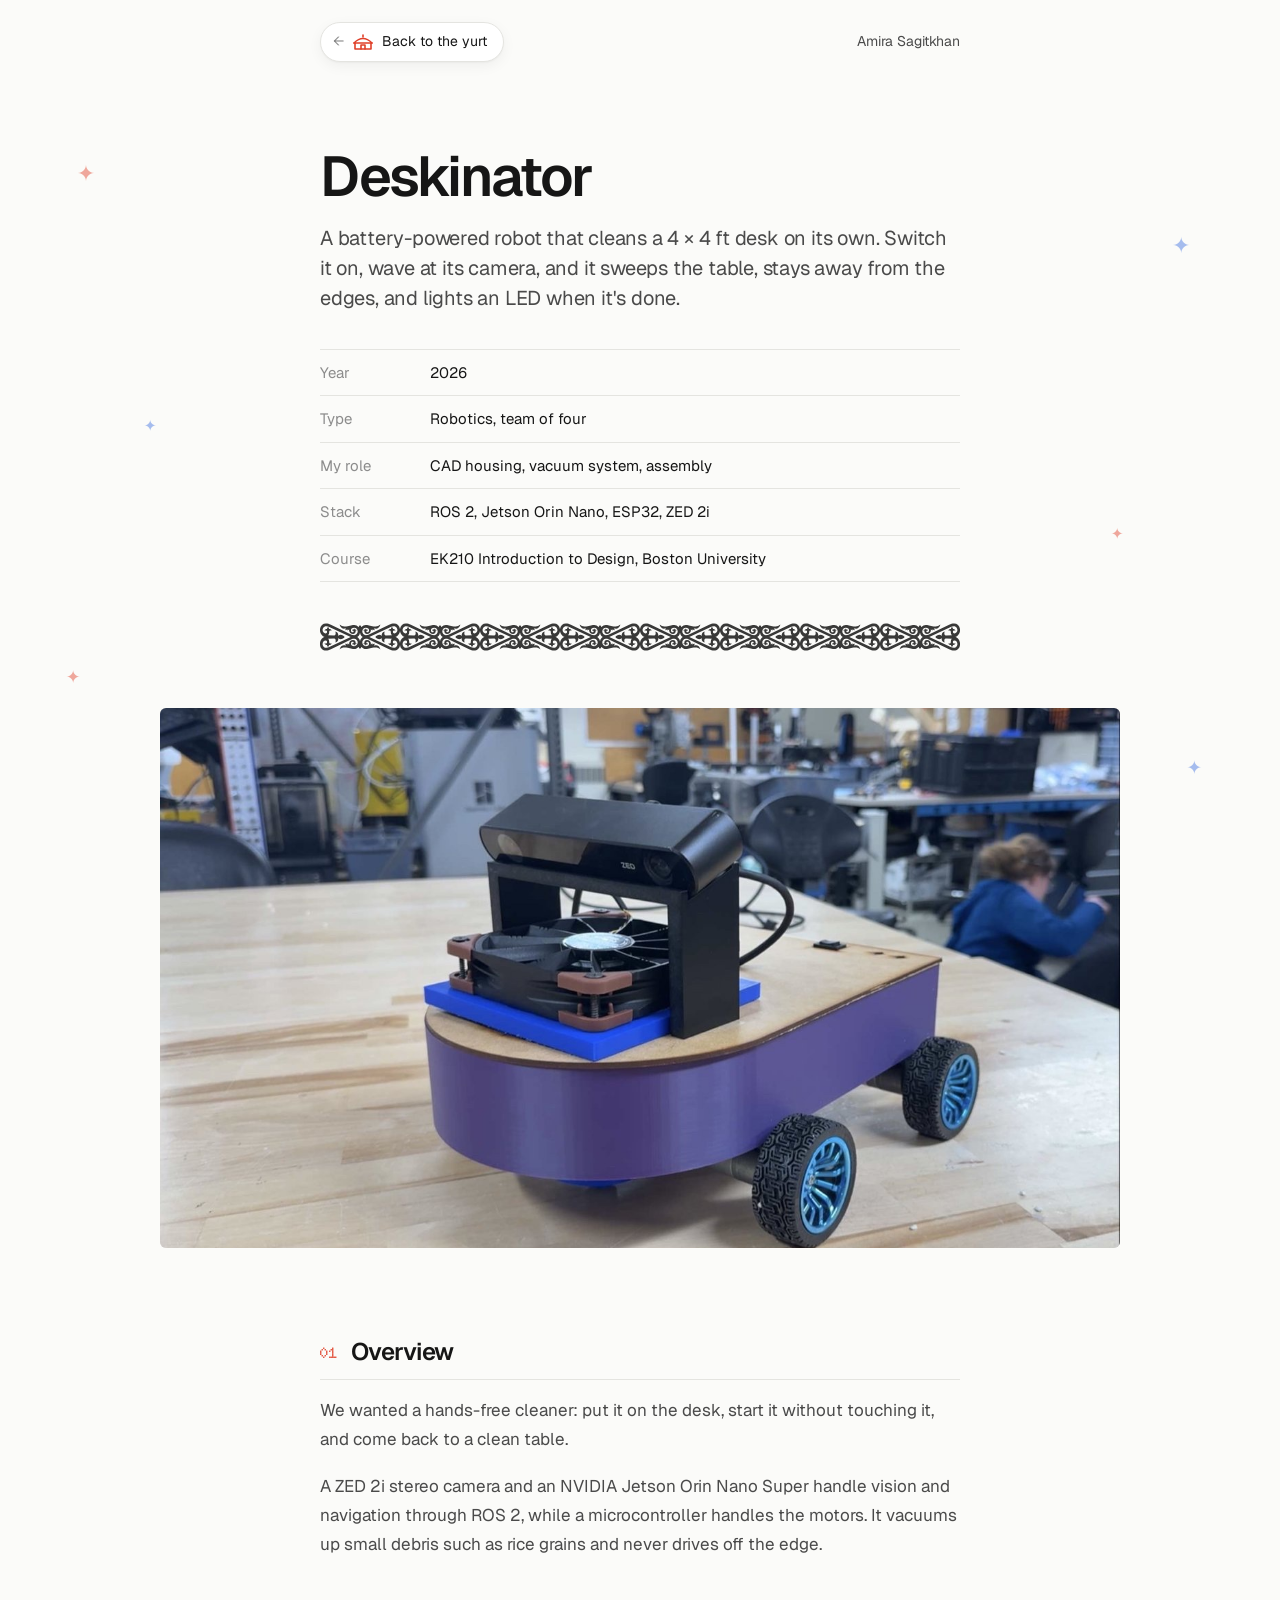
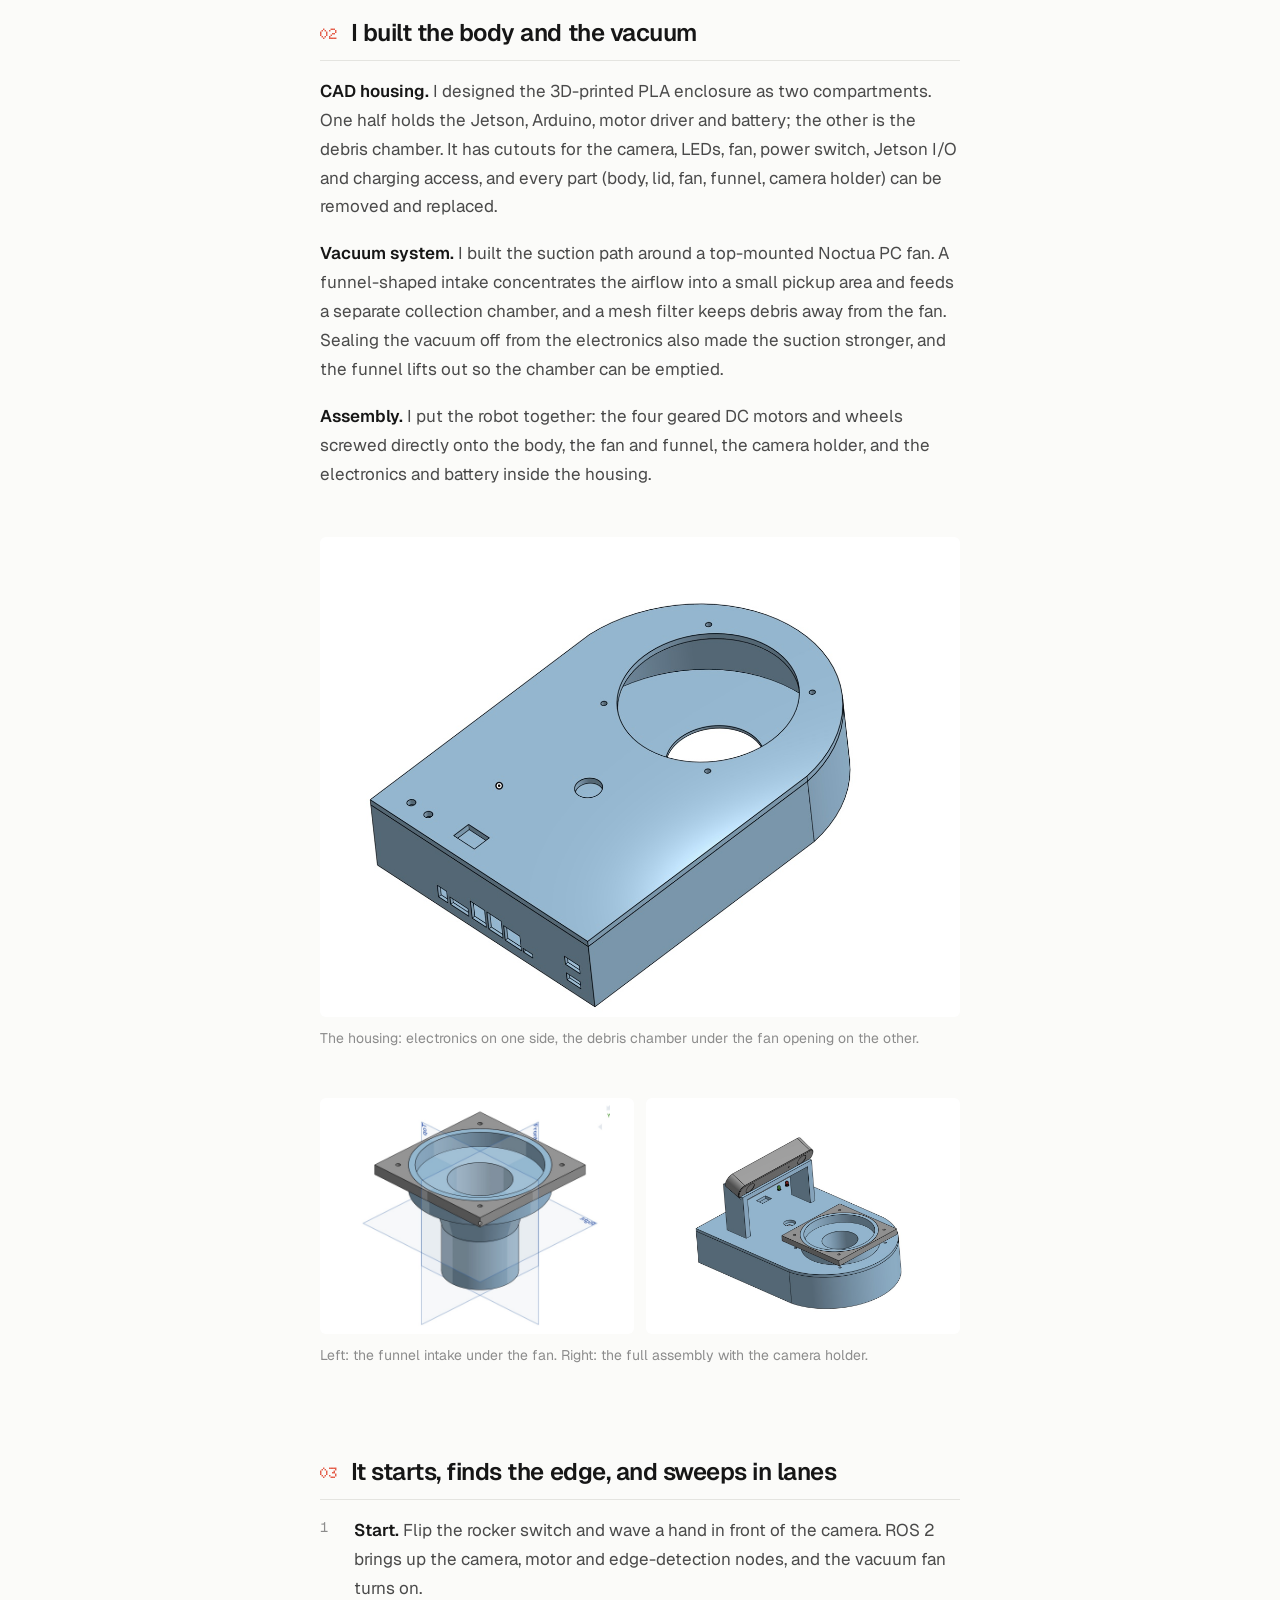
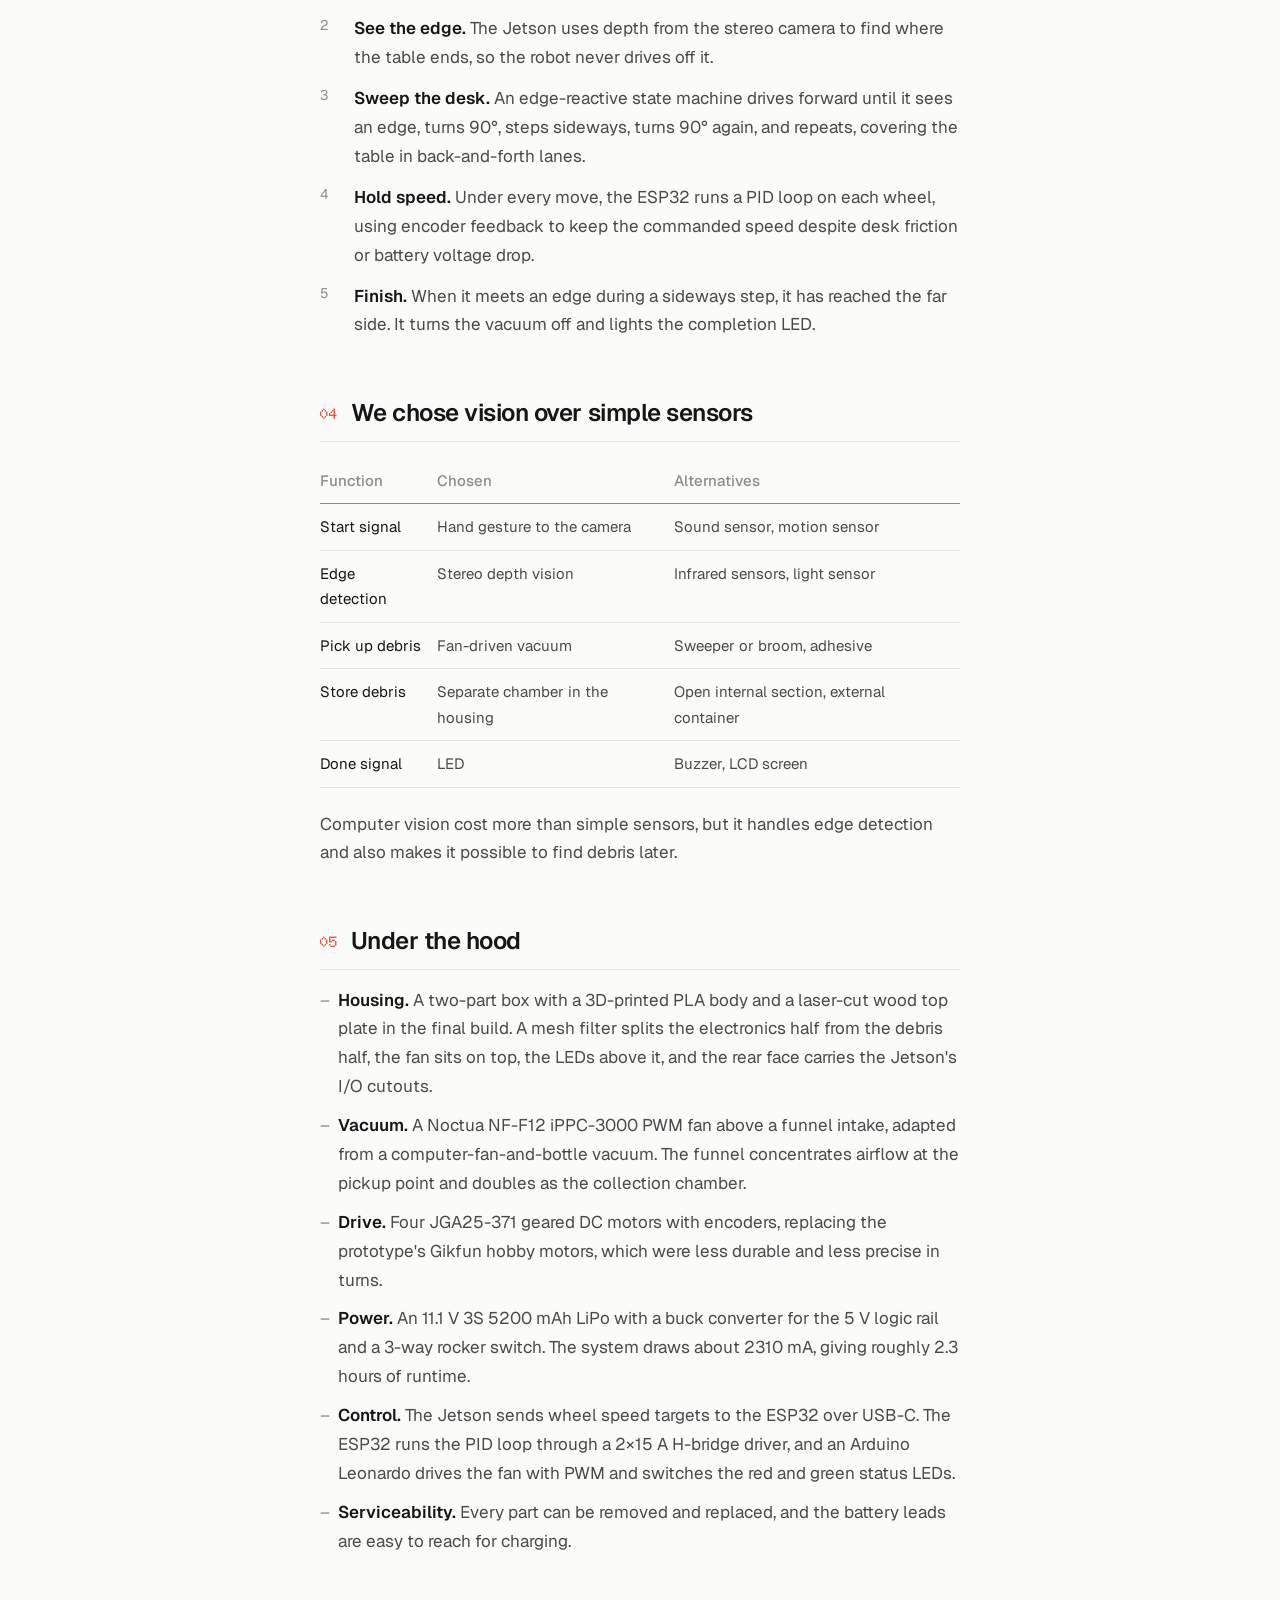
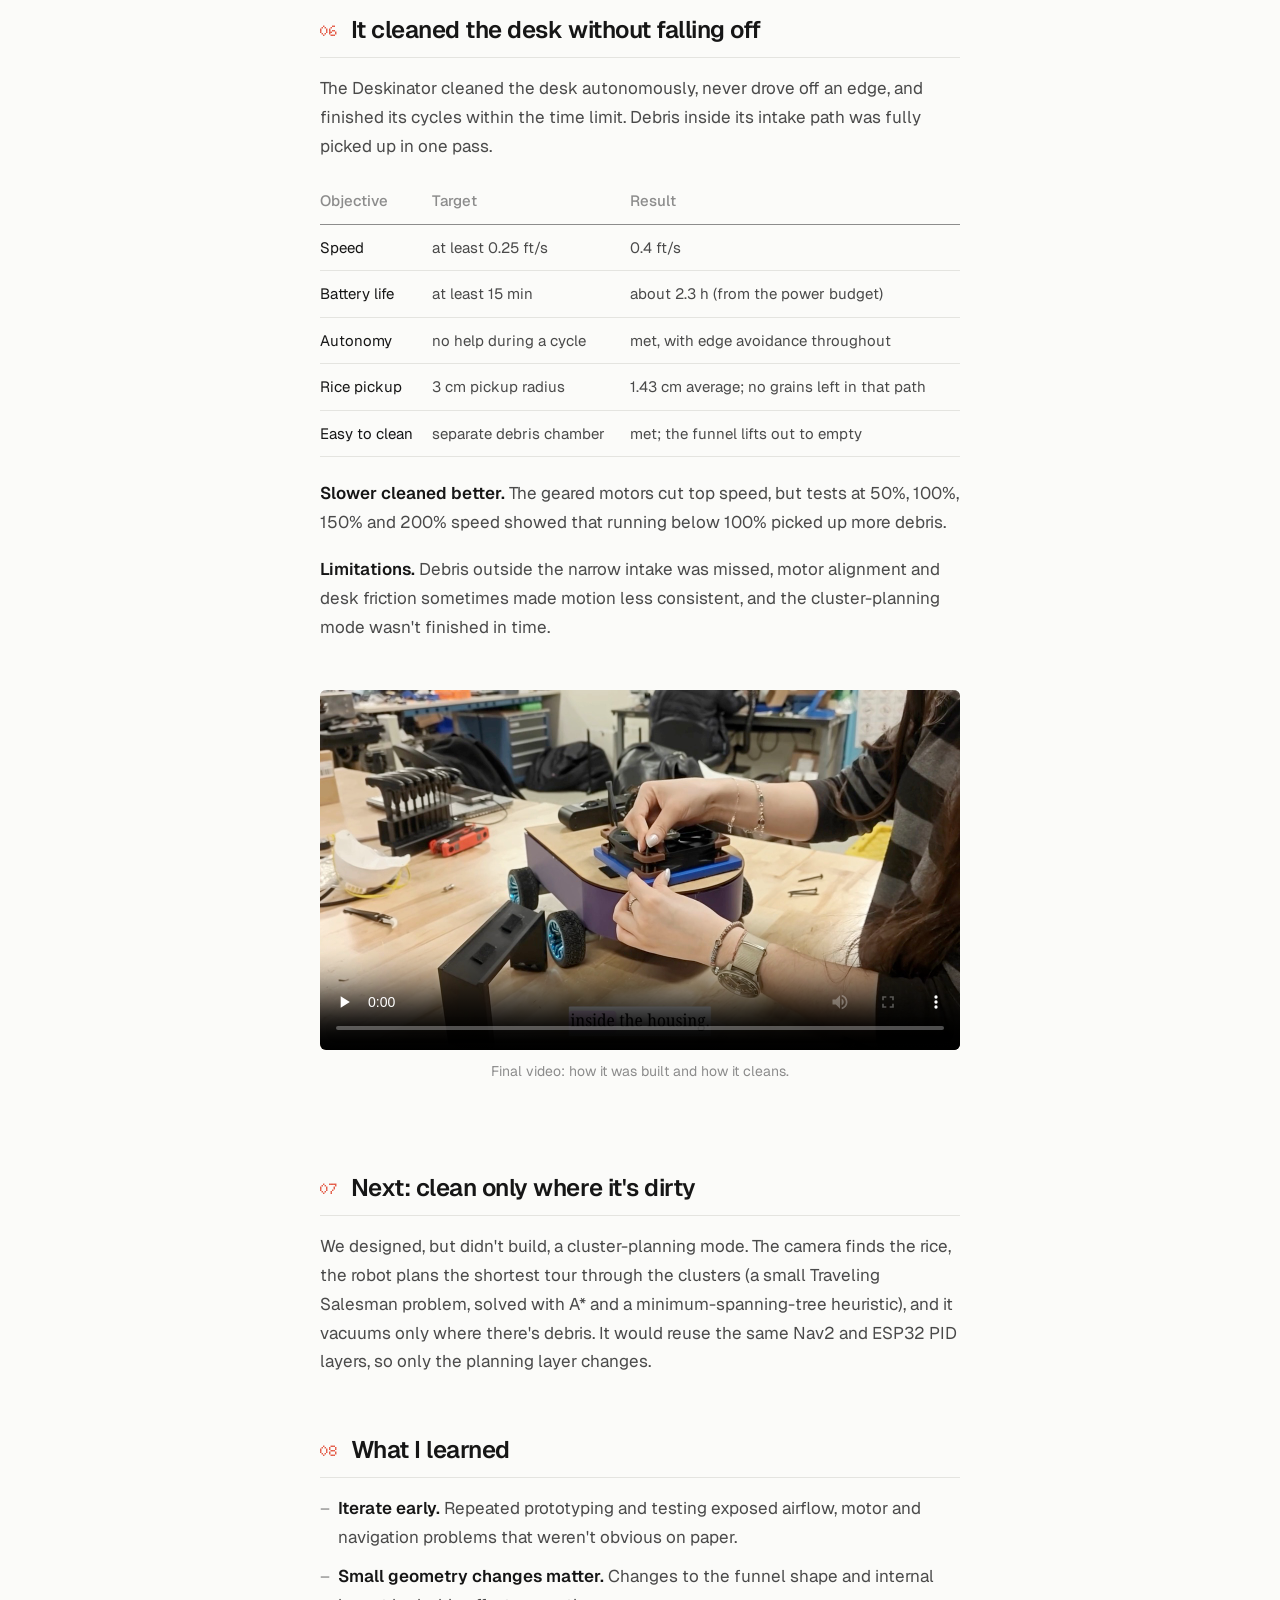
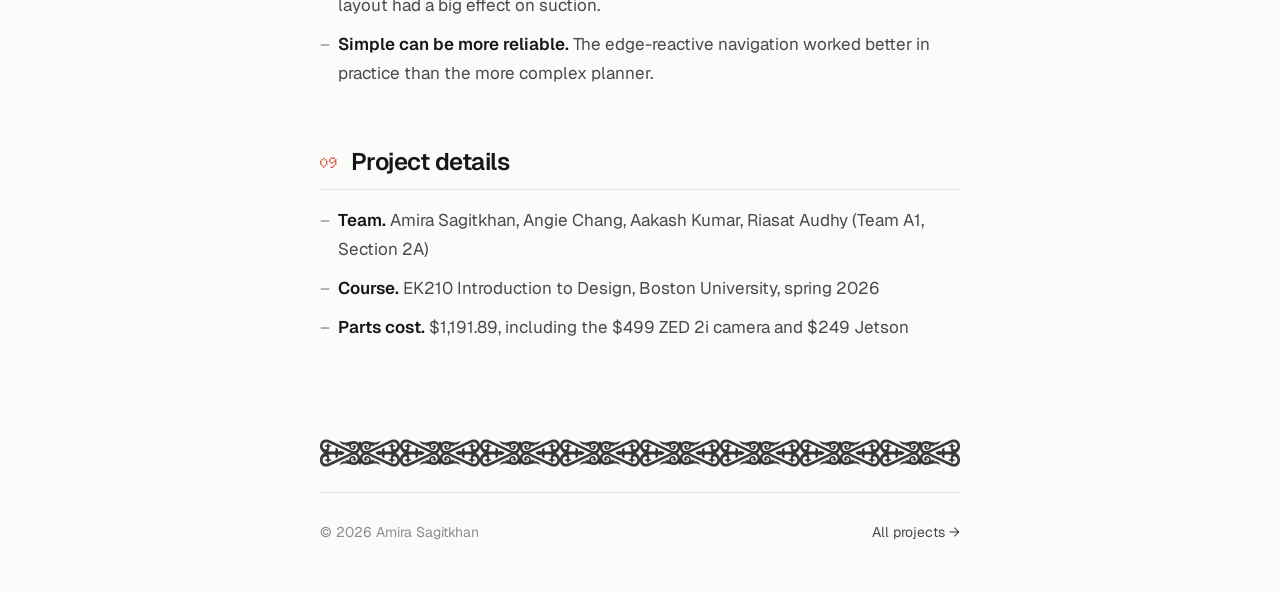
<file: work/deskinator.html>
<!doctype html>
<html lang="en">
<head>
  <meta charset="utf-8">
  <meta name="viewport" content="width=device-width, initial-scale=1">
  <title>Deskinator — Amira Sagitkhan</title>
  <meta name="description" content="A battery-powered robot that cleans a 4 × 4 ft desk on its own, using stereo vision to stay away from the edges.">
  <link rel="preconnect" href="https://fonts.googleapis.com">
  <link rel="preconnect" href="https://fonts.gstatic.com" crossorigin>
  <link rel="stylesheet" href="https://fonts.googleapis.com/css2?family=Geist:wght@400;500;600&family=Geist+Mono:wght@400&display=swap">
  <link rel="stylesheet" href="case.css">
</head>
<body>
  <div class="sparkles" aria-hidden="true">
    <i style="left:6%;top:18%;--c:#e0402a"></i>
    <i style="left:11%;top:46%;--c:#3d6fe0;--s:.7"></i>
    <i style="left:5%;top:74%;--c:#e0402a;--s:.8"></i>
    <i style="right:7%;top:26%;--c:#3d6fe0"></i>
    <i style="right:12%;top:58%;--c:#e0402a;--s:.7"></i>
    <i style="right:6%;top:84%;--c:#3d6fe0;--s:.85"></i>
  </div>
  <div class="col">
    <nav class="top">
      <a class="back" href="../index.html#work"><span class="arr">←</span><svg width="22" height="18" viewBox="0 0 22 18" fill="none" stroke="currentColor" stroke-width="1.6" stroke-linejoin="round" stroke-linecap="round" aria-hidden="true"><path d="M2 10 Q11 1 20 10"/><path d="M3 10 V16 H19 V10"/><path d="M2 10 H20"/><path class="door" d="M9 16 V12 H13 V16"/><path d="M11 4 V2"/></svg>Back to the yurt</a>
      <a href="../index.html">Amira Sagitkhan</a>
    </nav>

    <header class="title">
      <h1>Deskinator</h1>
      <p class="summary">A battery-powered robot that cleans a 4 × 4 ft desk on its own. Switch it on, wave at its camera, and it sweeps the table, stays away from the edges, and lights an LED when it's done.</p>
      <dl class="meta">
        <dt>Year</dt><dd>2026</dd>
        <dt>Type</dt><dd>Robotics, team of four</dd>
        <dt>My role</dt><dd>CAD housing, vacuum system, assembly</dd>
        <dt>Stack</dt><dd>ROS 2, Jetson Orin Nano, ESP32, ZED 2i</dd>
        <dt>Course</dt><dd>EK210 Introduction to Design, Boston University</dd>
      </dl>
      <div class="orn-rule" aria-hidden="true"></div>
    </header>
  </div>

  <div class="wide">
    <figure>
      <div class="img r169"><img src="deskinator/robot.jpg" alt="The Deskinator robot on a workshop table: a purple housing with a top-mounted fan, a stereo camera on a stand, and four blue wheels"></div>
    </figure>
  </div>

  <main class="col">
    <section>
      <h2>Overview</h2>
      <p>We wanted a hands-free cleaner: put it on the desk, start it without touching it, and come back to a clean table.</p>
      <p>A ZED 2i stereo camera and an NVIDIA Jetson Orin Nano Super handle vision and navigation through ROS 2, while a microcontroller handles the motors. It vacuums up small debris such as rice grains and never drives off the edge.</p>
    </section>

    <section>
      <h2>I built the body and the vacuum</h2>
      <p><strong>CAD housing.</strong> I designed the 3D-printed PLA enclosure as two compartments. One half holds the Jetson, Arduino, motor driver and battery; the other is the debris chamber. It has cutouts for the camera, LEDs, fan, power switch, Jetson I/O and charging access, and every part (body, lid, fan, funnel, camera holder) can be removed and replaced.</p>
      <p><strong>Vacuum system.</strong> I built the suction path around a top-mounted Noctua PC fan. A funnel-shaped intake concentrates the airflow into a small pickup area and feeds a separate collection chamber, and a mesh filter keeps debris away from the fan. Sealing the vacuum off from the electronics also made the suction stronger, and the funnel lifts out so the chamber can be emptied.</p>
      <p><strong>Assembly.</strong> I put the robot together: the four geared DC motors and wheels screwed directly onto the body, the fan and funnel, the camera holder, and the electronics and battery inside the housing.</p>
    </section>

    <figure>
      <div class="img r43"><img class="contain" src="deskinator/cad-housing.jpg" alt="CAD render of the two-compartment housing, with the round fan opening and the I/O cutouts on the side" loading="lazy"></div>
      <figcaption>The housing: electronics on one side, the debris chamber under the fan opening on the other.</figcaption>
    </figure>

    <figure>
      <div class="pair">
        <div class="img r43"><img class="contain" src="deskinator/cad-funnel.jpg" alt="CAD render of the funnel intake that mounts under the fan" loading="lazy"></div>
        <div class="img r43"><img class="contain" src="deskinator/cad-assembly.jpg" alt="CAD render of the full assembly with the camera holder and fan mount on the housing" loading="lazy"></div>
      </div>
      <figcaption>Left: the funnel intake under the fan. Right: the full assembly with the camera holder.</figcaption>
    </figure>

    <section>
      <h2>It starts, finds the edge, and sweeps in lanes</h2>
      <ol class="steps">
        <li><b>Start.</b> Flip the rocker switch and wave a hand in front of the camera. ROS 2 brings up the camera, motor and edge-detection nodes, and the vacuum fan turns on.</li>
        <li><b>See the edge.</b> The Jetson uses depth from the stereo camera to find where the table ends, so the robot never drives off it.</li>
        <li><b>Sweep the desk.</b> An edge-reactive state machine drives forward until it sees an edge, turns 90°, steps sideways, turns 90° again, and repeats, covering the table in back-and-forth lanes.</li>
        <li><b>Hold speed.</b> Under every move, the ESP32 runs a PID loop on each wheel, using encoder feedback to keep the commanded speed despite desk friction or battery voltage drop.</li>
        <li><b>Finish.</b> When it meets an edge during a sideways step, it has reached the far side. It turns the vacuum off and lights the completion LED.</li>
      </ol>
    </section>

    <section>
      <h2>We chose vision over simple sensors</h2>
      <table class="tbl">
        <thead><tr><th>Function</th><th>Chosen</th><th>Alternatives</th></tr></thead>
        <tbody>
          <tr><td>Start signal</td><td>Hand gesture to the camera</td><td>Sound sensor, motion sensor</td></tr>
          <tr><td>Edge detection</td><td>Stereo depth vision</td><td>Infrared sensors, light sensor</td></tr>
          <tr><td>Pick up debris</td><td>Fan-driven vacuum</td><td>Sweeper or broom, adhesive</td></tr>
          <tr><td>Store debris</td><td>Separate chamber in the housing</td><td>Open internal section, external container</td></tr>
          <tr><td>Done signal</td><td>LED</td><td>Buzzer, LCD screen</td></tr>
        </tbody>
      </table>
      <p>Computer vision cost more than simple sensors, but it handles edge detection and also makes it possible to find debris later.</p>
    </section>

    <section>
      <h2>Under the hood</h2>
      <ul class="plain">
        <li><b>Housing.</b> A two-part box with a 3D-printed PLA body and a laser-cut wood top plate in the final build. A mesh filter splits the electronics half from the debris half, the fan sits on top, the LEDs above it, and the rear face carries the Jetson's I/O cutouts.</li>
        <li><b>Vacuum.</b> A Noctua NF-F12 iPPC-3000 PWM fan above a funnel intake, adapted from a computer-fan-and-bottle vacuum. The funnel concentrates airflow at the pickup point and doubles as the collection chamber.</li>
        <li><b>Drive.</b> Four JGA25-371 geared DC motors with encoders, replacing the prototype's Gikfun hobby motors, which were less durable and less precise in turns.</li>
        <li><b>Power.</b> An 11.1 V 3S 5200 mAh LiPo with a buck converter for the 5 V logic rail and a 3-way rocker switch. The system draws about 2310 mA, giving roughly 2.3 hours of runtime.</li>
        <li><b>Control.</b> The Jetson sends wheel speed targets to the ESP32 over USB-C. The ESP32 runs the PID loop through a 2×15 A H-bridge driver, and an Arduino Leonardo drives the fan with PWM and switches the red and green status LEDs.</li>
        <li><b>Serviceability.</b> Every part can be removed and replaced, and the battery leads are easy to reach for charging.</li>
      </ul>
    </section>

    <section>
      <h2>It cleaned the desk without falling off</h2>
      <p>The Deskinator cleaned the desk autonomously, never drove off an edge, and finished its cycles within the time limit. Debris inside its intake path was fully picked up in one pass.</p>
      <table class="tbl">
        <thead><tr><th>Objective</th><th>Target</th><th>Result</th></tr></thead>
        <tbody>
          <tr><td>Speed</td><td>at least 0.25 ft/s</td><td>0.4 ft/s</td></tr>
          <tr><td>Battery life</td><td>at least 15 min</td><td>about 2.3 h (from the power budget)</td></tr>
          <tr><td>Autonomy</td><td>no help during a cycle</td><td>met, with edge avoidance throughout</td></tr>
          <tr><td>Rice pickup</td><td>3 cm pickup radius</td><td>1.43 cm average; no grains left in that path</td></tr>
          <tr><td>Easy to clean</td><td>separate debris chamber</td><td>met; the funnel lifts out to empty</td></tr>
        </tbody>
      </table>
      <p><strong>Slower cleaned better.</strong> The geared motors cut top speed, but tests at 50%, 100%, 150% and 200% speed showed that running below 100% picked up more debris.</p>
      <p><strong>Limitations.</strong> Debris outside the narrow intake was missed, motor alignment and desk friction sometimes made motion less consistent, and the cluster-planning mode wasn't finished in time.</p>
    </section>

    <figure class="video landscape">
      <video controls playsinline preload="none" poster="deskinator/demo-poster.jpg">
        <source src="deskinator/demo.mp4" type="video/mp4">
        Your browser can't play this video. <a href="deskinator/demo.mp4">Download it instead.</a>
      </video>
      <figcaption>Final video: how it was built and how it cleans.</figcaption>
    </figure>

    <section>
      <h2>Next: clean only where it's dirty</h2>
      <p>We designed, but didn't build, a cluster-planning mode. The camera finds the rice, the robot plans the shortest tour through the clusters (a small Traveling Salesman problem, solved with A* and a minimum-spanning-tree heuristic), and it vacuums only where there's debris. It would reuse the same Nav2 and ESP32 PID layers, so only the planning layer changes.</p>
    </section>

    <section>
      <h2>What I learned</h2>
      <ul class="plain">
        <li><b>Iterate early.</b> Repeated prototyping and testing exposed airflow, motor and navigation problems that weren't obvious on paper.</li>
        <li><b>Small geometry changes matter.</b> Changes to the funnel shape and internal layout had a big effect on suction.</li>
        <li><b>Simple can be more reliable.</b> The edge-reactive navigation worked better in practice than the more complex planner.</li>
      </ul>
    </section>

    <section>
      <h2>Project details</h2>
      <ul class="plain">
        <li><b>Team.</b> Amira Sagitkhan, Angie Chang, Aakash Kumar, Riasat Audhy (Team A1, Section 2A)</li>
        <li><b>Course.</b> EK210 Introduction to Design, Boston University, spring 2026</li>
        <li><b>Parts cost.</b> $1,191.89, including the $499 ZED 2i camera and $249 Jetson</li>
      </ul>
    </section>

    <div class="orn-rule" aria-hidden="true"></div>
    <footer>
      <span>© 2026 Amira Sagitkhan</span>
      <a href="../index.html#work">All projects →</a>
    </footer>
  </main>
</body>
</html>
</file>
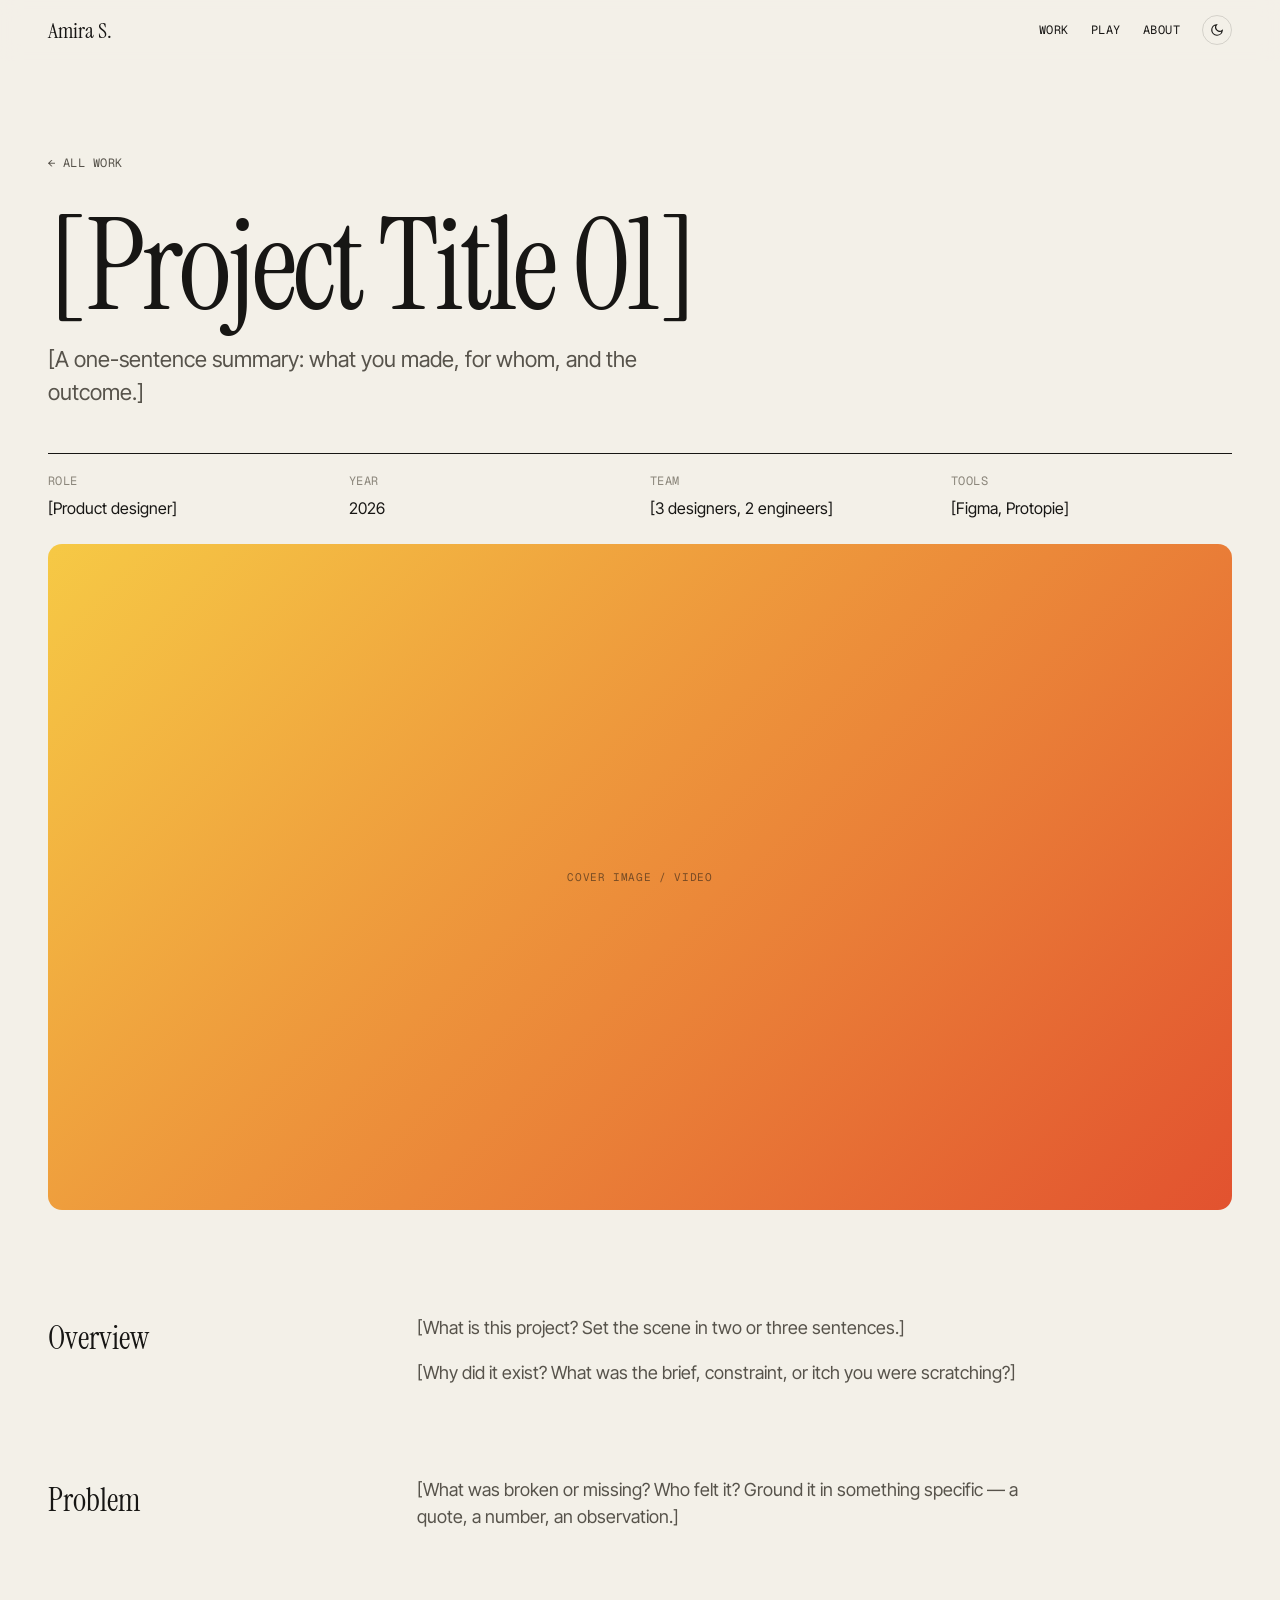
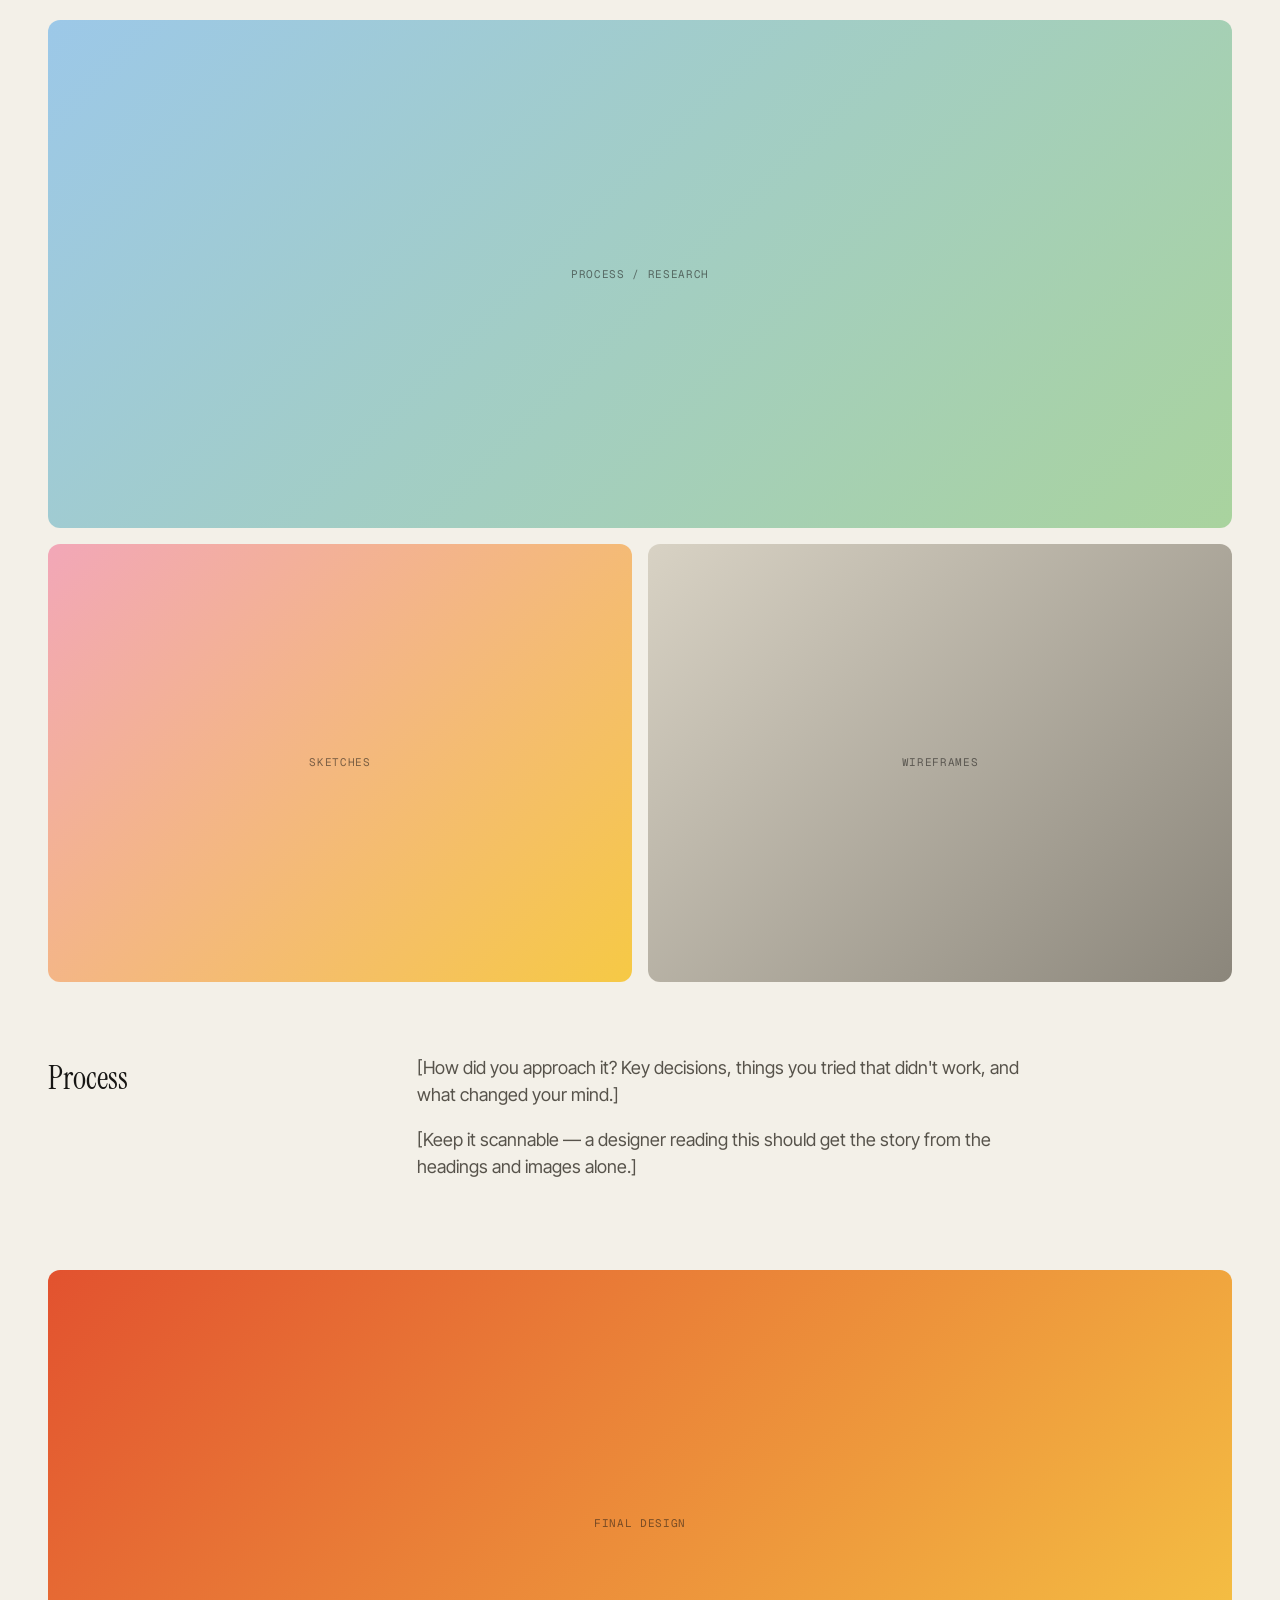
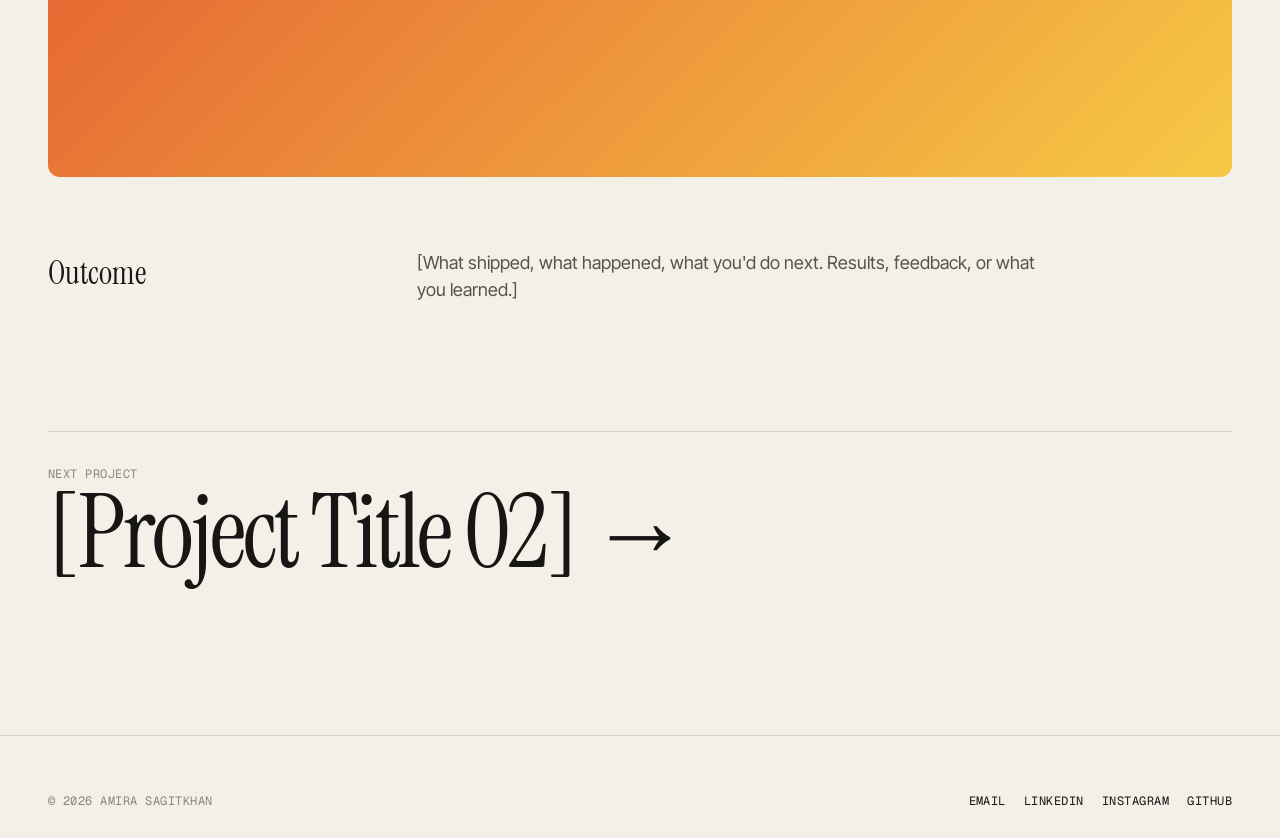
<file: work/project.html>
<!doctype html>
<html lang="en">
<head>
  <meta charset="utf-8">
  <meta name="viewport" content="width=device-width, initial-scale=1">
  <title>[Project Title 01] — Amira Sagitkhan</title>
  <link rel="preconnect" href="https://fonts.googleapis.com">
  <link rel="preconnect" href="https://fonts.gstatic.com" crossorigin>
  <link rel="stylesheet" href="https://fonts.googleapis.com/css2?family=Instrument+Serif:ital@0;1&family=Inter+Tight:wght@400;500;600&family=Geist+Mono:wght@400;500&display=swap">
  <link rel="stylesheet" href="../styles.css">
</head>
<body>
  <header class="nav">
    <div class="wrap">
      <a href="../index.html" class="nav-name">Amira S.</a>
      <nav class="nav-links mono" aria-label="Primary">
        <a href="../index.html#work">Work</a>
        <a href="../index.html#play">Play</a>
        <a href="../index.html#about">About</a>
        <button class="theme-btn" aria-label="Toggle dark mode">
          <svg width="14" height="14" viewBox="0 0 24 24" fill="none" stroke="currentColor" stroke-width="2"><path d="M21 12.8A9 9 0 1 1 11.2 3a7 7 0 0 0 9.8 9.8z"/></svg>
        </button>
      </nav>
    </div>
  </header>

  <main>
    <section class="cs-hero">
      <div class="wrap">
        <a class="back mono" href="../index.html#work">← All work</a>
        <h1>[Project Title 01]</h1>
        <p class="cs-sub">[A one-sentence summary: what you made, for whom, and the outcome.]</p>
        <div class="cs-meta">
          <div><span class="mono muted">Role</span>[Product designer]</div>
          <div><span class="mono muted">Year</span>2026</div>
          <div><span class="mono muted">Team</span>[3 designers, 2 engineers]</div>
          <div><span class="mono muted">Tools</span>[Figma, Protopie]</div>
        </div>
        <div class="ph cs-cover reveal" style="--c1:#f6c945;--c2:#e2522f" data-label="cover image / video"></div>
      </div>
    </section>

    <div class="wrap">
      <div class="cs-body reveal">
        <h2>Overview</h2>
        <div>
          <p>[What is this project? Set the scene in two or three sentences.]</p>
          <p>[Why did it exist? What was the brief, constraint, or itch you were scratching?]</p>
        </div>
      </div>
      <div class="cs-body reveal">
        <h2>Problem</h2>
        <div><p>[What was broken or missing? Who felt it? Ground it in something specific — a quote, a number, an observation.]</p></div>
      </div>

      <div class="cs-imgs">
        <div class="ph wide reveal" style="--c1:#9cc8e8;--c2:#a9d39e" data-label="process / research"></div>
        <div class="ph reveal" style="--c1:#f2a7b8;--c2:#f6c945" data-label="sketches"></div>
        <div class="ph reveal" style="--c1:#d8d2c4;--c2:#8b867b" data-label="wireframes"></div>
      </div>

      <div class="cs-body reveal">
        <h2>Process</h2>
        <div>
          <p>[How did you approach it? Key decisions, things you tried that didn't work, and what changed your mind.]</p>
          <p>[Keep it scannable — a designer reading this should get the story from the headings and images alone.]</p>
        </div>
      </div>

      <div class="cs-imgs">
        <div class="ph wide reveal" style="--c1:#e2522f;--c2:#f6c945" data-label="final design"></div>
      </div>

      <div class="cs-body reveal">
        <h2>Outcome</h2>
        <div><p>[What shipped, what happened, what you'd do next. Results, feedback, or what you learned.]</p></div>
      </div>

      <a class="next" href="project.html">
        <span class="mono muted">Next project</span><br>
        <span class="say-hi">[Project Title 02] →</span>
      </a>
    </div>
  </main>

  <footer>
    <div class="wrap">
      <div class="foot-row mono" style="margin-top:0">
        <span class="muted">© <span data-year></span> Amira Sagitkhan</span>
        <div class="socials">
          <a href="#">Email</a><a href="#">LinkedIn</a><a href="#">Instagram</a><a href="#">GitHub</a>
        </div>
      </div>
    </div>
  </footer>

  <script src="../main.js"></script>
</body>
</html>
</file>
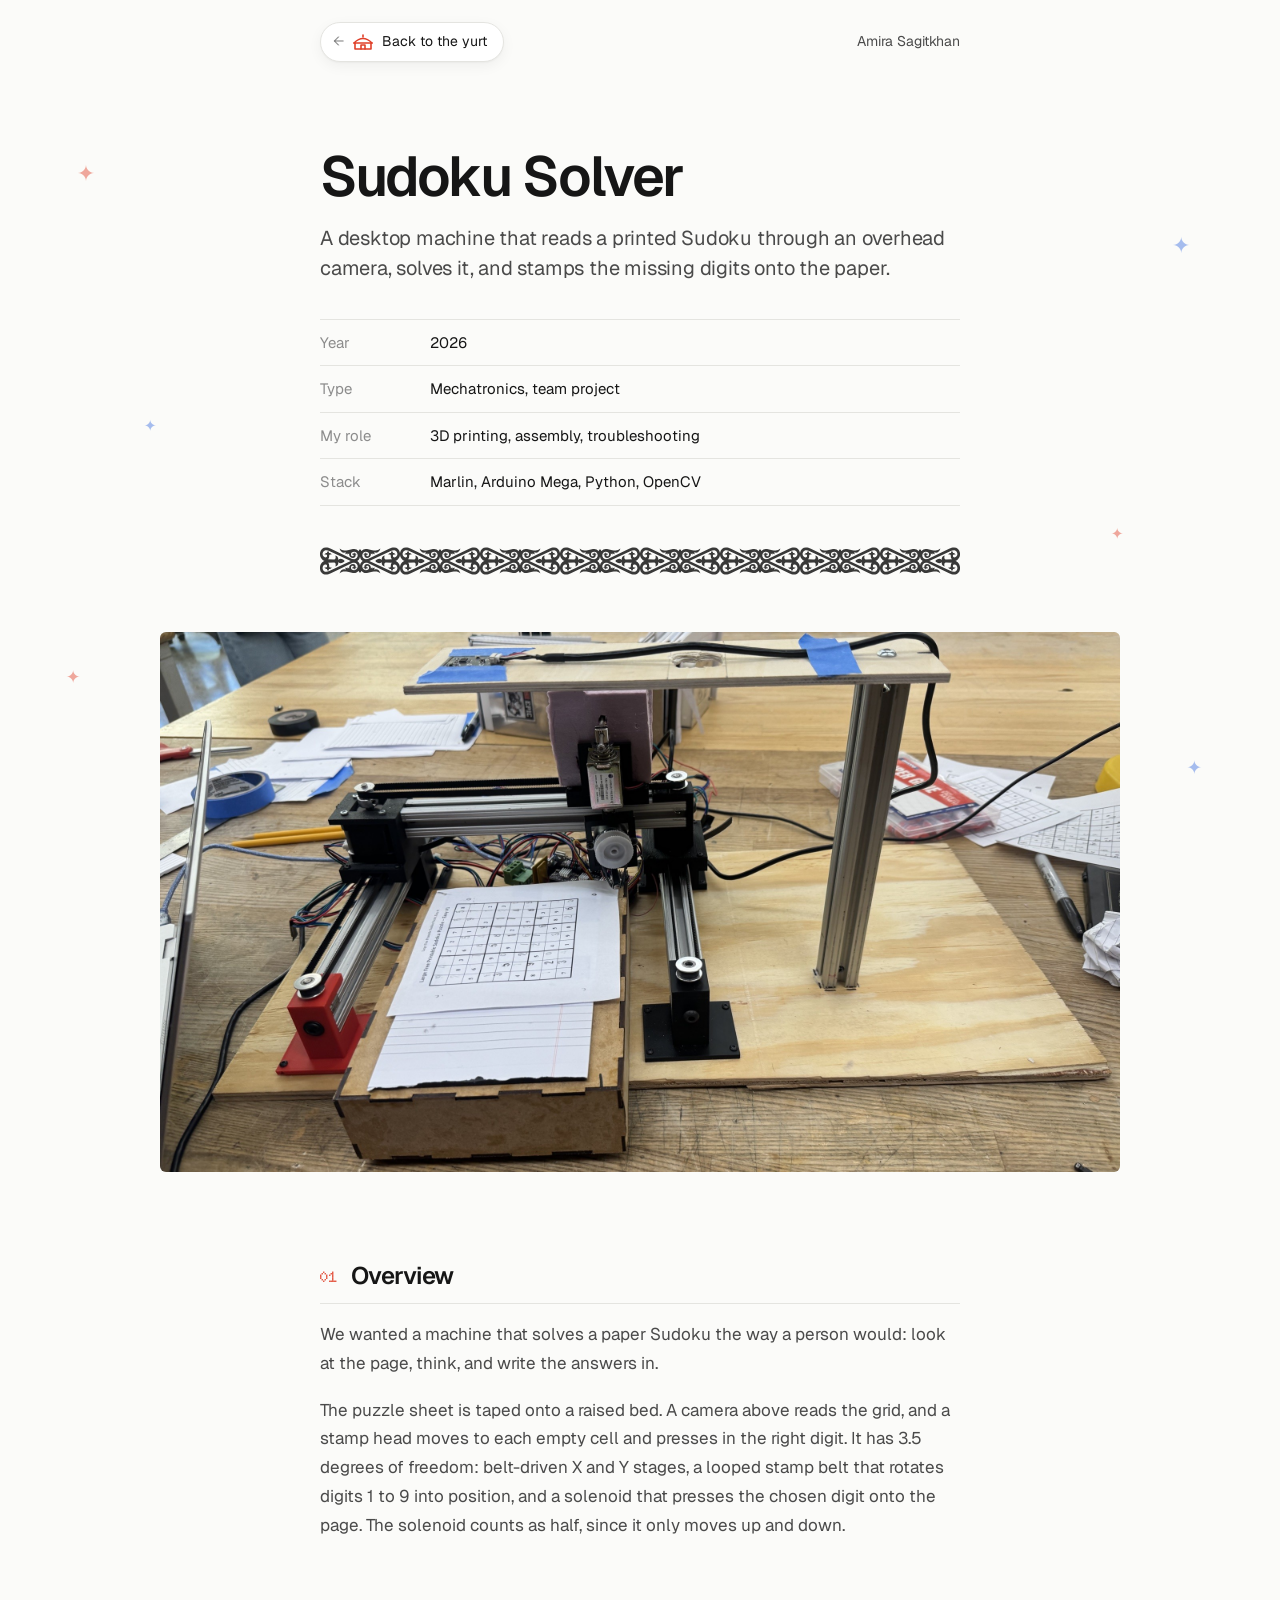
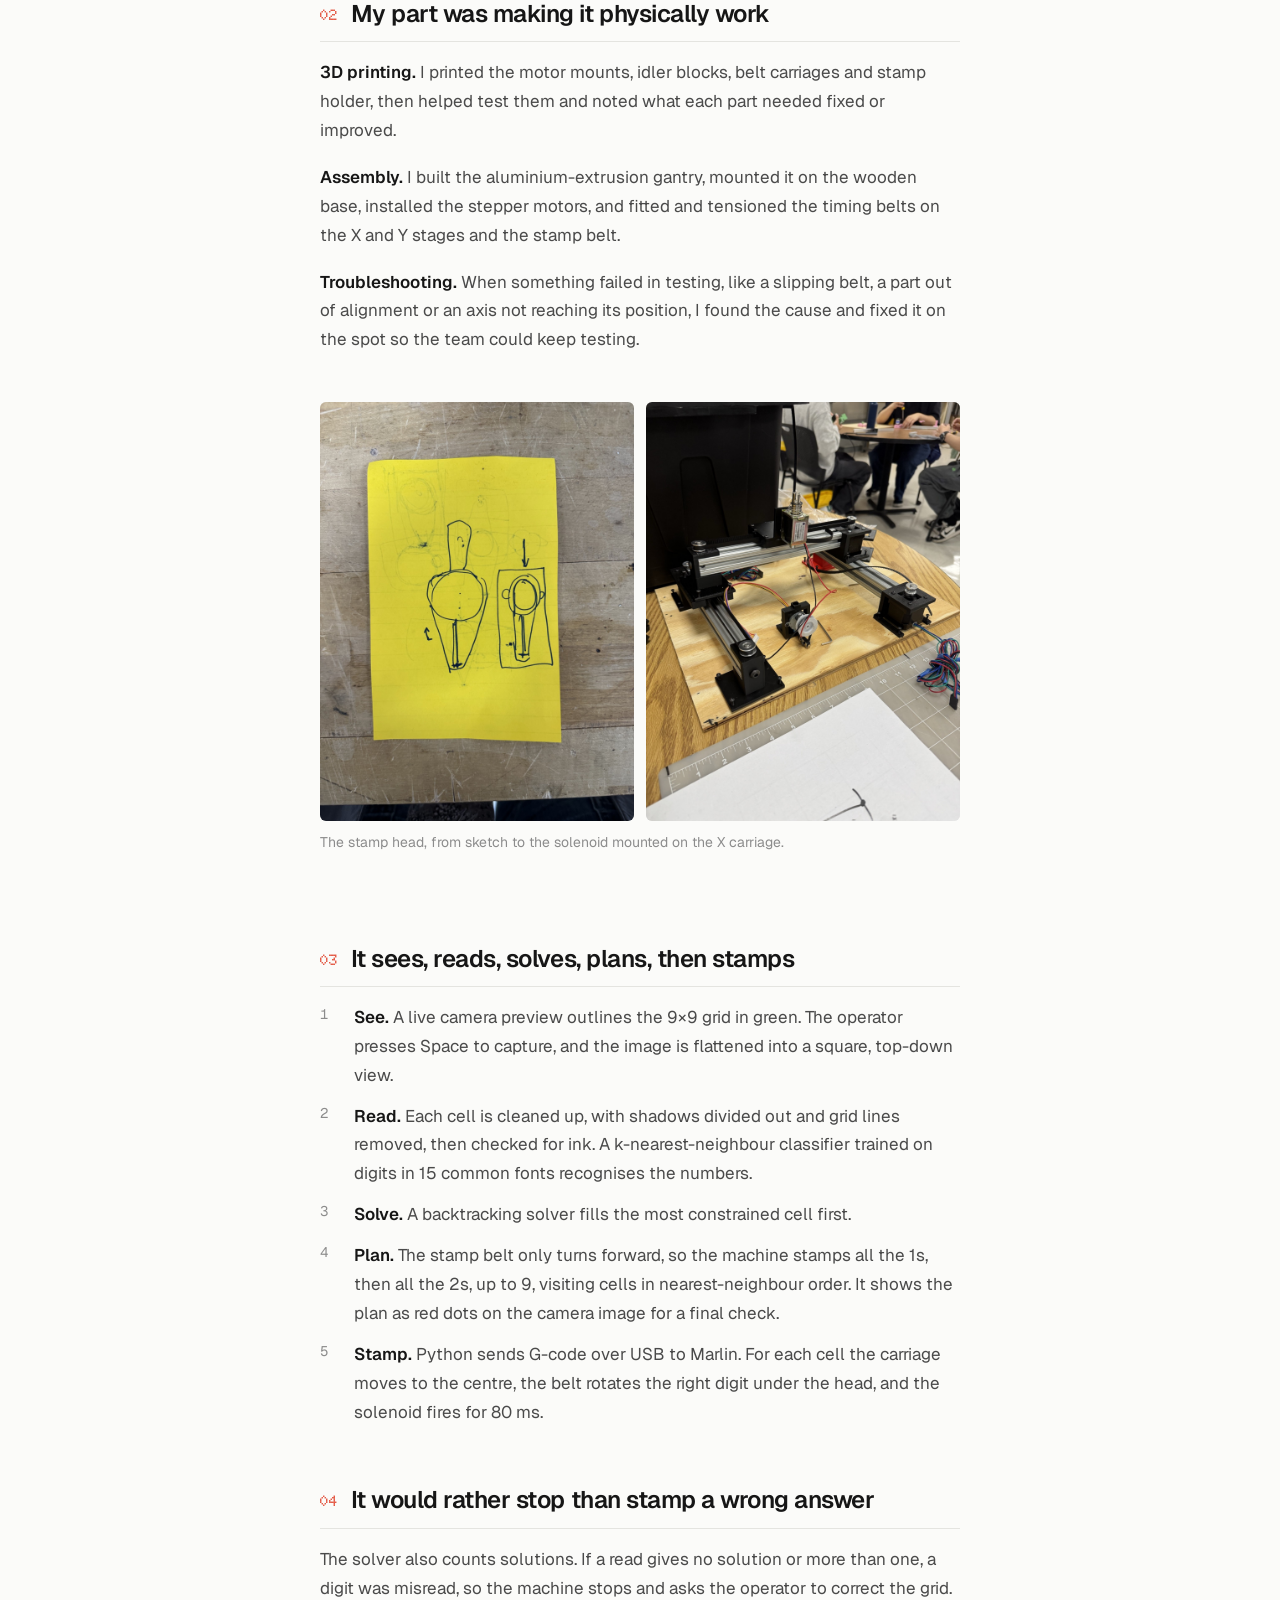
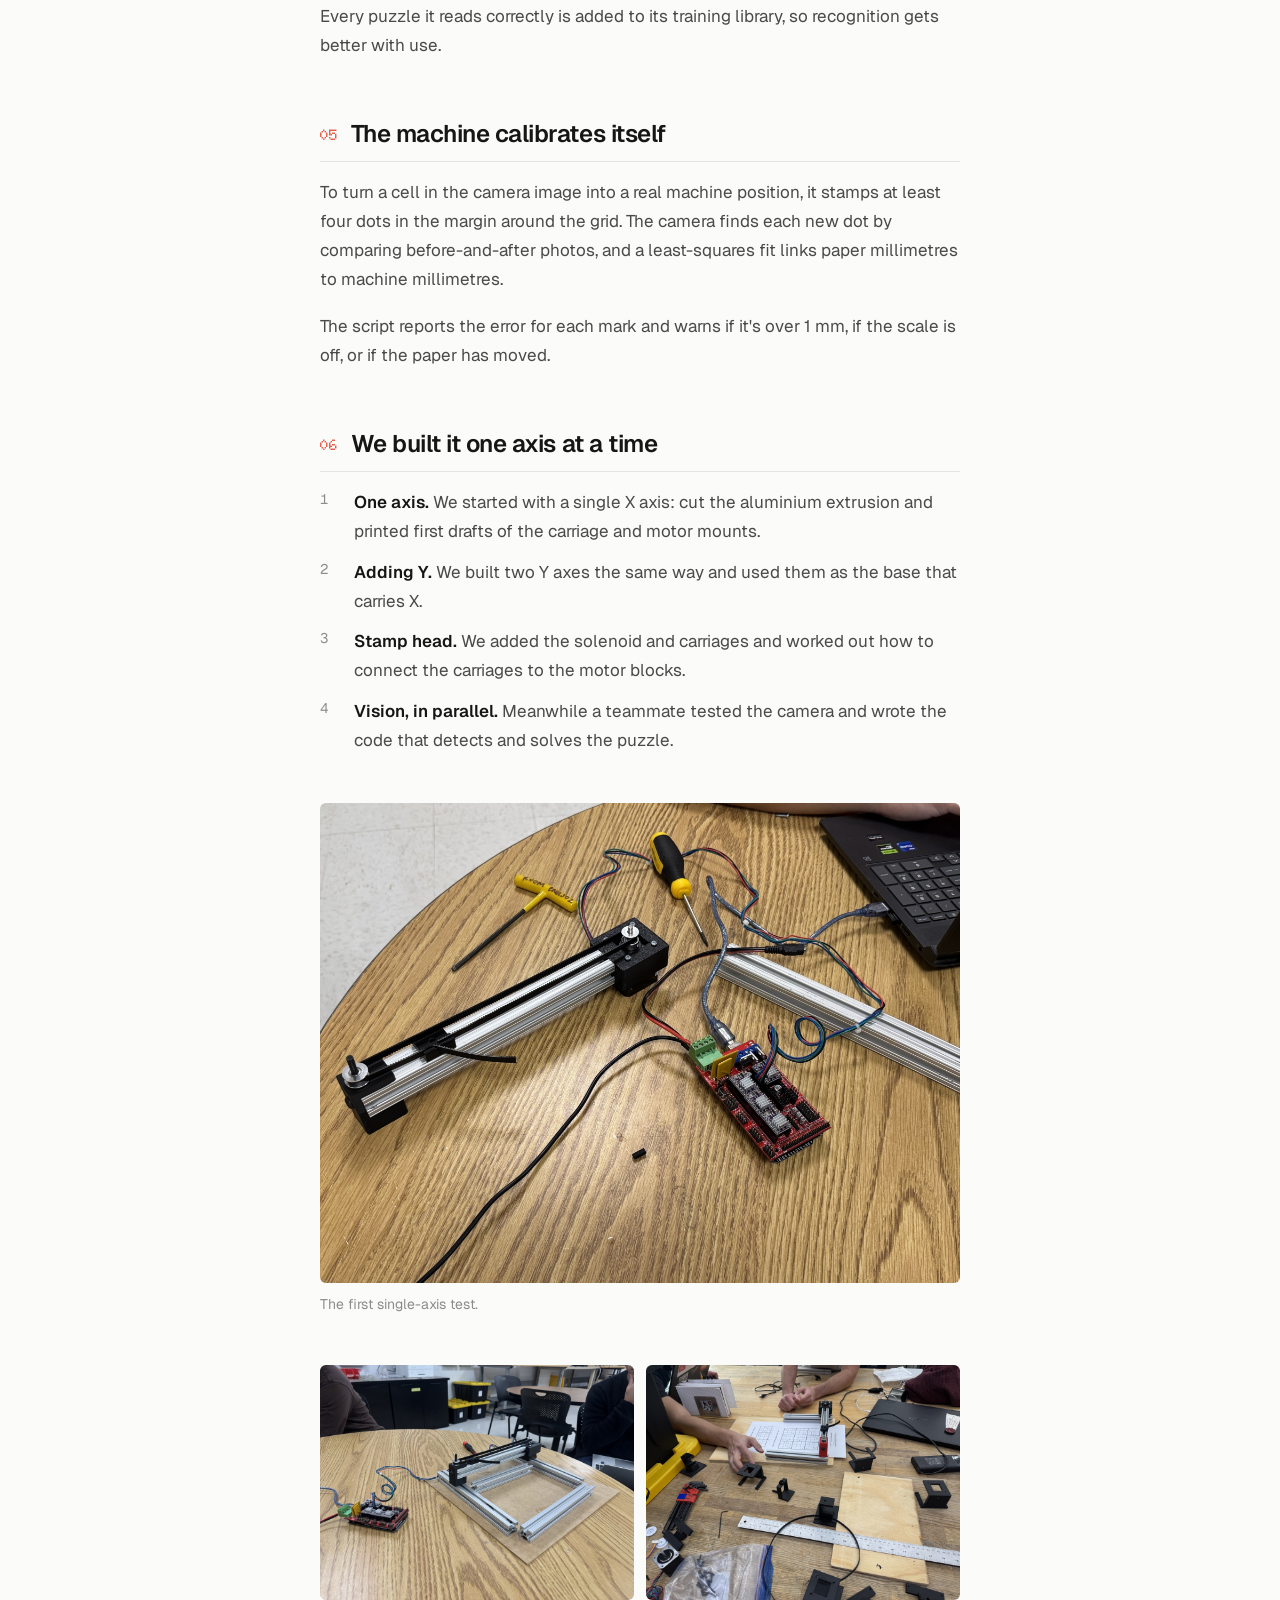
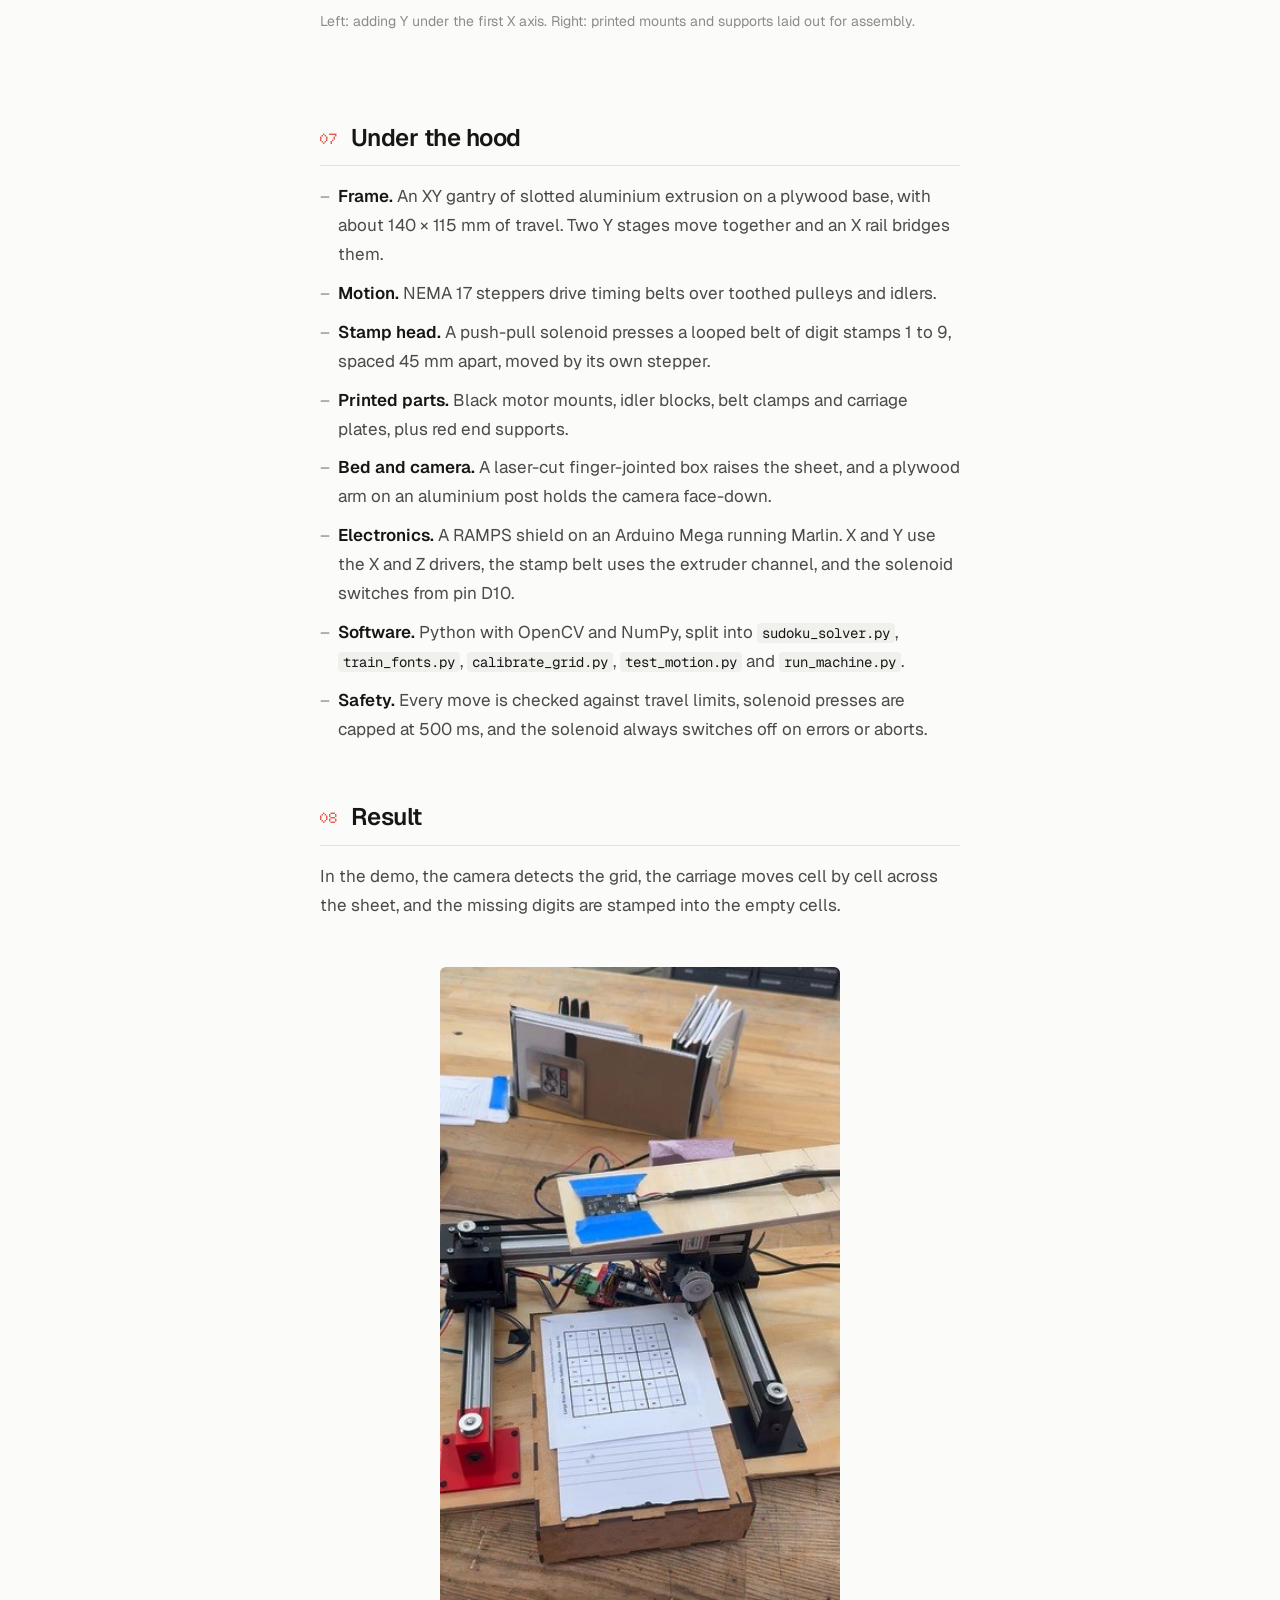
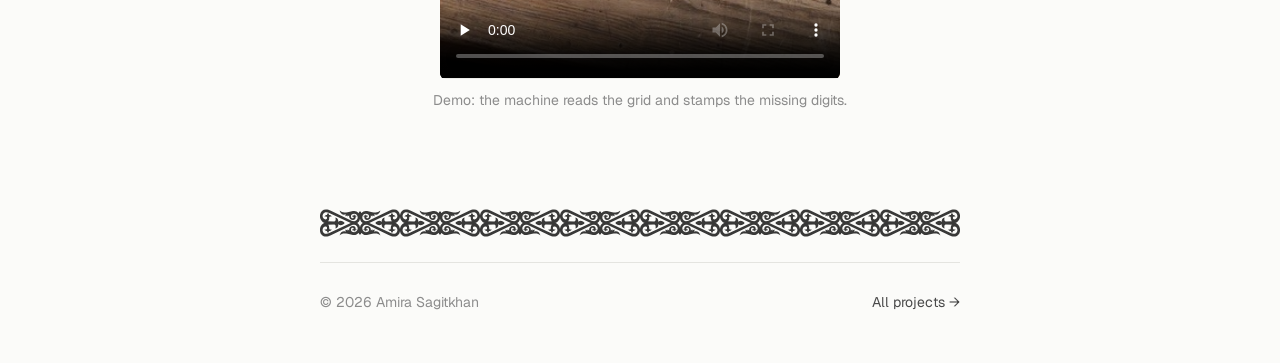
<file: work/sudoku-solver.html>
<!doctype html>
<html lang="en">
<head>
  <meta charset="utf-8">
  <meta name="viewport" content="width=device-width, initial-scale=1">
  <title>Sudoku Solver — Amira Sagitkhan</title>
  <meta name="description" content="A desktop machine that reads a printed Sudoku through a camera, solves it, and stamps the missing digits onto the paper.">
  <link rel="preconnect" href="https://fonts.googleapis.com">
  <link rel="preconnect" href="https://fonts.gstatic.com" crossorigin>
  <link rel="stylesheet" href="https://fonts.googleapis.com/css2?family=Geist:wght@400;500;600&family=Geist+Mono:wght@400&display=swap">
  <link rel="stylesheet" href="case.css">
</head>
<body>
  <div class="sparkles" aria-hidden="true">
    <i style="left:6%;top:18%;--c:#e0402a;--d:3.2s"></i>
    <i style="left:11%;top:46%;--c:#3d6fe0;--d:4s;--s:.7"></i>
    <i style="left:5%;top:74%;--c:#e0402a;--d:3.6s;--s:.8"></i>
    <i style="right:7%;top:26%;--c:#3d6fe0;--d:3.4s"></i>
    <i style="right:12%;top:58%;--c:#e0402a;--d:4.4s;--s:.7"></i>
    <i style="right:6%;top:84%;--c:#3d6fe0;--d:3s;--s:.85"></i>
  </div>
  <div class="col">
    <nav class="top">
      <a class="back" href="../index.html#work"><span class="arr">←</span><svg width="22" height="18" viewBox="0 0 22 18" fill="none" stroke="currentColor" stroke-width="1.6" stroke-linejoin="round" stroke-linecap="round" aria-hidden="true"><path d="M2 10 Q11 1 20 10"/><path d="M3 10 V16 H19 V10"/><path d="M2 10 H20"/><path class="door" d="M9 16 V12 H13 V16"/><path d="M11 4 V2"/></svg>Back to the yurt</a>
      <a href="../index.html">Amira Sagitkhan</a>
    </nav>

    <header class="title">
      <h1>Sudoku Solver</h1>
      <p class="summary">A desktop machine that reads a printed Sudoku through an overhead camera, solves it, and stamps the missing digits onto the paper.</p>
      <dl class="meta">
        <dt>Year</dt><dd>2026</dd>
        <dt>Type</dt><dd>Mechatronics, team project</dd>
        <dt>My role</dt><dd>3D printing, assembly, troubleshooting</dd>
        <dt>Stack</dt><dd>Marlin, Arduino Mega, Python, OpenCV</dd>
      </dl>
      <div class="orn-rule" aria-hidden="true"></div>
    </header>
  </div>

  <div class="wide">
    <figure>
      <div class="img r169"><img src="sudoku/IMG_9822.jpg" alt="Side view of the Sudoku Solver machine on the workshop bench"></div>
    </figure>
  </div>

  <main class="col">
    <section>
      <h2>Overview</h2>
      <p>We wanted a machine that solves a paper Sudoku the way a person would: look at the page, think, and write the answers in.</p>
      <p>The puzzle sheet is taped onto a raised bed. A camera above reads the grid, and a stamp head moves to each empty cell and presses in the right digit. It has 3.5 degrees of freedom: belt-driven X and Y stages, a looped stamp belt that rotates digits 1 to 9 into position, and a solenoid that presses the chosen digit onto the page. The solenoid counts as half, since it only moves up and down.</p>
    </section>

    <section>
      <h2>My part was making it physically work</h2>
      <p><strong>3D printing.</strong> I printed the motor mounts, idler blocks, belt carriages and stamp holder, then helped test them and noted what each part needed fixed or improved.</p>
      <p><strong>Assembly.</strong> I built the aluminium-extrusion gantry, mounted it on the wooden base, installed the stepper motors, and fitted and tensioned the timing belts on the X and Y stages and the stamp belt.</p>
      <p><strong>Troubleshooting.</strong> When something failed in testing, like a slipping belt, a part out of alignment or an axis not reaching its position, I found the cause and fixed it on the spot so the team could keep testing.</p>
    </section>

    <figure>
      <div class="pair">
        <div class="img r34"><img src="sudoku/IMG_7116.jpg" alt="Hand sketch of the stamp head mechanism on yellow paper" loading="lazy"></div>
        <div class="img r34"><img src="sudoku/IMG_9535.jpg" alt="The push-pull solenoid mounted on the X carriage of the gantry" loading="lazy"></div>
      </div>
      <figcaption>The stamp head, from sketch to the solenoid mounted on the X carriage.</figcaption>
    </figure>

    <section>
      <h2>It sees, reads, solves, plans, then stamps</h2>
      <ol class="steps">
        <li><b>See.</b> A live camera preview outlines the 9×9 grid in green. The operator presses Space to capture, and the image is flattened into a square, top-down view.</li>
        <li><b>Read.</b> Each cell is cleaned up, with shadows divided out and grid lines removed, then checked for ink. A k-nearest-neighbour classifier trained on digits in 15 common fonts recognises the numbers.</li>
        <li><b>Solve.</b> A backtracking solver fills the most constrained cell first.</li>
        <li><b>Plan.</b> The stamp belt only turns forward, so the machine stamps all the 1s, then all the 2s, up to 9, visiting cells in nearest-neighbour order. It shows the plan as red dots on the camera image for a final check.</li>
        <li><b>Stamp.</b> Python sends G-code over USB to Marlin. For each cell the carriage moves to the centre, the belt rotates the right digit under the head, and the solenoid fires for 80 ms.</li>
      </ol>
    </section>

    <section>
      <h2>It would rather stop than stamp a wrong answer</h2>
      <p>The solver also counts solutions. If a read gives no solution or more than one, a digit was misread, so the machine stops and asks the operator to correct the grid. Every puzzle it reads correctly is added to its training library, so recognition gets better with use.</p>
    </section>

    <section>
      <h2>The machine calibrates itself</h2>
      <p>To turn a cell in the camera image into a real machine position, it stamps at least four dots in the margin around the grid. The camera finds each new dot by comparing before-and-after photos, and a least-squares fit links paper millimetres to machine millimetres.</p>
      <p>The script reports the error for each mark and warns if it's over 1 mm, if the scale is off, or if the paper has moved.</p>
    </section>

    <section>
      <h2>We built it one axis at a time</h2>
      <ol class="steps">
        <li><b>One axis.</b> We started with a single X axis: cut the aluminium extrusion and printed first drafts of the carriage and motor mounts.</li>
        <li><b>Adding Y.</b> We built two Y axes the same way and used them as the base that carries X.</li>
        <li><b>Stamp head.</b> We added the solenoid and carriages and worked out how to connect the carriages to the motor blocks.</li>
        <li><b>Vision, in parallel.</b> Meanwhile a teammate tested the camera and wrote the code that detects and solves the puzzle.</li>
      </ol>
    </section>

    <figure>
      <div class="img r43"><img src="sudoku/IMG_6979.jpg" alt="Early single-axis bench test of the gantry" loading="lazy"></div>
      <figcaption>The first single-axis test.</figcaption>
    </figure>

    <figure>
      <div class="pair">
        <div class="img r43"><img src="sudoku/IMG_7114.jpg" alt="The X axis resting on the first pair of Y rails, with the RAMPS board beside it" loading="lazy"></div>
        <div class="img r43"><img src="sudoku/IMG_9527.jpg" alt="3D-printed motor mounts, idler blocks and supports laid out on the bench next to the gantry" loading="lazy"></div>
      </div>
      <figcaption>Left: adding Y under the first X axis. Right: printed mounts and supports laid out for assembly.</figcaption>
    </figure>

    <section>
      <h2>Under the hood</h2>
      <ul class="plain">
        <li><b>Frame.</b> An XY gantry of slotted aluminium extrusion on a plywood base, with about 140 × 115 mm of travel. Two Y stages move together and an X rail bridges them.</li>
        <li><b>Motion.</b> NEMA 17 steppers drive timing belts over toothed pulleys and idlers.</li>
        <li><b>Stamp head.</b> A push-pull solenoid presses a looped belt of digit stamps 1 to 9, spaced 45 mm apart, moved by its own stepper.</li>
        <li><b>Printed parts.</b> Black motor mounts, idler blocks, belt clamps and carriage plates, plus red end supports.</li>
        <li><b>Bed and camera.</b> A laser-cut finger-jointed box raises the sheet, and a plywood arm on an aluminium post holds the camera face-down.</li>
        <li><b>Electronics.</b> A RAMPS shield on an Arduino Mega running Marlin. X and Y use the X and Z drivers, the stamp belt uses the extruder channel, and the solenoid switches from pin D10.</li>
        <li><b>Software.</b> Python with OpenCV and NumPy, split into <code>sudoku_solver.py</code>, <code>train_fonts.py</code>, <code>calibrate_grid.py</code>, <code>test_motion.py</code> and <code>run_machine.py</code>.</li>
        <li><b>Safety.</b> Every move is checked against travel limits, solenoid presses are capped at 500 ms, and the solenoid always switches off on errors or aborts.</li>
      </ul>
    </section>

    <section>
      <h2>Result</h2>
      <p>In the demo, the camera detects the grid, the carriage moves cell by cell across the sheet, and the missing digits are stamped into the empty cells.</p>
    </section>

    <figure class="video">
      <video controls playsinline preload="none" poster="sudoku/demo-poster.jpg">
        <source src="sudoku/demo.mp4" type="video/mp4">
        Your browser can't play this video. <a href="sudoku/demo.mp4">Download it instead.</a>
      </video>
      <figcaption>Demo: the machine reads the grid and stamps the missing digits.</figcaption>
    </figure>

    <div class="orn-rule" aria-hidden="true"></div>
    <footer>
      <span>© 2026 Amira Sagitkhan</span>
      <a href="../index.html#work">All projects →</a>
    </footer>
  </main>
</body>
</html>
</file>
<file: yurt.css>
/* ---------- tokens ---------- */
:root {
  --bg: #e6e9ed;
  --panel: #f5f5f3;
  --ink: #1b1d22;
  --ink-2: #565b65;
  --ink-3: #8e949e;
  --line: rgba(27, 29, 34, 0.12);
  --line-2: rgba(27, 29, 34, 0.24);
  --accent: #e0402a;
  --accent-soft: rgba(224, 64, 42, 0.12);
  --felt: #efe6d6;
  --madder: #b2492f;

  --dot: 'Doto', 'Geist Mono', monospace;
  --sans: 'Geist', system-ui, sans-serif;
  --mono: 'Geist Mono', ui-monospace, monospace;
  color-scheme: light;
}

*, *::before, *::after { box-sizing: border-box; }
html, body { margin: 0; height: 100%; }
body {
  background: var(--bg);
  color: var(--ink);
  font-family: var(--sans);
  overflow: hidden;
  -webkit-font-smoothing: antialiased;
}
a { color: inherit; text-decoration: none; }
button { font: inherit; color: inherit; }
.mono { font-family: var(--mono); font-size: 11px; letter-spacing: 0.08em; text-transform: uppercase; }
.acc { color: var(--accent); }

/* ---------- scenes ---------- */
.scene {
  position: fixed; inset: 0; overflow: hidden;
  opacity: 0; visibility: hidden;
  transition: opacity 0.9s ease, visibility 0s linear 0.9s;
}
.scene.active { opacity: 1; visibility: visible; transition: opacity 0.9s ease 0.25s, visibility 0s; }
.scene > svg { position: absolute; inset: 0; width: 100%; height: 100%; display: block; }

#outside { background: linear-gradient(180deg, #6f9bd6 0%, #f1d6c8 55%, #eef3fb 55.1%, #ffffff 100%); }
#outsideSvg { transition: transform 1.2s cubic-bezier(0.7, 0, 0.3, 1); }
#outside.entering #outsideSvg { transform: scale(5); }
#snow { position: absolute; inset: 0; width: 100%; height: 100%; pointer-events: none; }

#inside { background: linear-gradient(180deg, #4256a8 0%, #4256a8 50%, #33478f 50.1%, #2a3c7c 100%); }
#insideSvg { transform: scale(1.08); transition: transform 1.4s cubic-bezier(0.2, 0.7, 0.2, 1); }
#inside.active #insideSvg { transform: scale(1); }

/* scanline sweep on scene change */
.scan {
  position: fixed; left: 0; right: 0; top: 0; height: 2px; z-index: 60; pointer-events: none;
  background: var(--accent); box-shadow: 0 0 18px 2px rgba(224, 64, 42, 0.35); opacity: 0;
}
.scan.go { animation: sweep 0.9s cubic-bezier(0.6, 0, 0.4, 1); }

/* ---------- HUD frame (both scenes) ---------- */
.frame-ui { position: absolute; inset: clamp(10px, 2vw, 20px); pointer-events: none; z-index: 5; }
.frame-ui i { position: absolute; width: 18px; height: 18px; border: 1.5px solid var(--ink); }
.frame-ui i:nth-child(1) { left: 0; top: 0; border-right: 0; border-bottom: 0; }
.frame-ui i:nth-child(2) { right: 0; top: 0; border-left: 0; border-bottom: 0; }
.frame-ui i:nth-child(3) { left: 0; bottom: 0; border-right: 0; border-top: 0; }
.frame-ui i:nth-child(4) { right: 0; bottom: 0; border-left: 0; border-top: 0; }

.plate { position: absolute; left: clamp(26px, 4vw, 52px); top: clamp(26px, 4vw, 46px); pointer-events: none; z-index: 6; }
.plate .id { display: flex; gap: 10px; align-items: center; color: var(--ink-2); }
.plate .id::before { content: ''; width: 8px; height: 8px; background: var(--accent); }
.plate h1 {
  font-family: var(--dot); font-weight: 800; font-size: clamp(44px, 7vw, 104px);
  line-height: 0.9; margin: 12px 0 0; letter-spacing: -0.01em; text-transform: uppercase;
}
.plate p { margin: 14px 0 0; color: var(--ink-2); max-width: 34ch; line-height: 1.5; font-size: 15px; }

.readout {
  position: absolute; right: clamp(26px, 4vw, 52px); top: clamp(26px, 4vw, 46px); z-index: 6;
  display: grid; grid-template-columns: auto auto; gap: 4px 18px; text-align: right; color: var(--ink-2); pointer-events: none;
}
.readout b { color: var(--ink); font-weight: 500; }
.readout .blink { animation: blink 1.2s steps(2) infinite; color: var(--accent); }

.enter-hint {
  position: absolute; left: 50%; bottom: clamp(26px, 5vh, 52px); transform: translateX(-50%); z-index: 6;
  display: flex; align-items: center; gap: 12px;
  background: var(--ink); color: var(--panel); border: 0; cursor: pointer;
  padding: 12px 18px 12px 14px; border-radius: 999px;
  transition: background 0.2s, transform 0.2s;
}
.enter-hint:hover { background: var(--accent); transform: translateX(-50%) translateY(-2px); }
.enter-hint .k { border: 1px solid rgba(245, 245, 243, 0.4); border-radius: 4px; padding: 2px 6px; }
.enter-hint .pulse { width: 8px; height: 8px; border-radius: 50%; background: var(--accent); animation: blink 1.2s steps(2) infinite; }
.enter-hint:hover .pulse { background: var(--panel); }

/* door + reticle */
#door { cursor: pointer; outline: none; }
#door .leaf { transform-box: fill-box; transition: transform 0.5s cubic-bezier(0.3, 0.7, 0.3, 1); }
#door .leafL { transform-origin: left center; }
#door .leafR { transform-origin: right center; }
#door:hover .leaf, #door:focus-visible .leaf, #outside.entering #door .leaf { transform: scaleX(0.3); }
.reticle { transform-box: fill-box; transform-origin: center; animation: spin 14s linear infinite; }
#door:hover ~ .tech .reticle, #outside.entering .reticle { animation-duration: 2s; }

/* ---------- inside ---------- */
.hot { cursor: pointer; outline: none; transition: filter 0.25s ease, transform 0.25s ease; }
.hot:hover, .hot:focus-visible, .hot.lit { filter: drop-shadow(0 0 0 rgba(0,0,0,0)) drop-shadow(0 8px 18px rgba(224, 64, 42, 0.3)) saturate(1.1); }
.target { pointer-events: none; transition: opacity 0.2s; }
.target .ring { transform-box: fill-box; transform-origin: center; animation: ping 2.4s ease-out infinite; }
.target .cross { transform-box: fill-box; transform-origin: center; animation: spin 10s linear infinite; }
.hot:hover .target, .hot.lit .target { opacity: 0; }

.tag {
  position: fixed; z-index: 20; pointer-events: none;
  transform: translate(-50%, calc(-100% - 18px)); opacity: 0;
  transition: opacity 0.15s ease;
  background: var(--panel); color: var(--ink); padding: 10px 14px 11px 12px;
  border: 1px solid var(--ink); white-space: nowrap; min-width: 170px;
  box-shadow: 4px 4px 0 var(--accent);
}
.tag.show { opacity: 1; }
.tag .no { color: var(--accent); }
.tag b { display: block; font-weight: 600; font-size: 20px; line-height: 1.05; margin-top: 4px; letter-spacing: -0.01em; }
.tag span.d { display: block; margin-top: 4px; color: var(--ink-3); }
.tag::after { content: ''; position: absolute; left: 50%; bottom: -19px; width: 1px; height: 18px; background: var(--ink); }

.corner { position: absolute; left: clamp(26px, 4vw, 52px); top: clamp(26px, 4vw, 46px); display: flex; flex-direction: column; gap: 6px; pointer-events: none; z-index: 6; }
.corner b { font-family: var(--dot); font-weight: 800; font-size: 30px; line-height: 0.9; text-transform: uppercase; }
.corner span { color: var(--ink-2); }

.top-right { position: absolute; right: clamp(26px, 4vw, 52px); top: clamp(26px, 4vw, 46px); display: flex; gap: 8px; z-index: 6; }
.ghost {
  border: 1px solid var(--line-2); background: rgba(245, 245, 243, 0.7); border-radius: 999px; padding: 8px 14px; cursor: pointer; color: var(--ink-2);
  backdrop-filter: blur(8px); -webkit-backdrop-filter: blur(8px);
}
.ghost:hover { color: var(--ink); border-color: var(--ink); }

/* placeholder imagery */
.ph { background: linear-gradient(135deg, var(--c1, #d7dbe1), var(--c2, #aab2bd)); position: relative; overflow: hidden; }
.ph::before { content: ''; position: absolute; inset: 0; background-image: linear-gradient(rgba(255,255,255,0.18) 1px, transparent 1px), linear-gradient(90deg, rgba(255,255,255,0.18) 1px, transparent 1px); background-size: 12px 12px; }
.ph::after { content: attr(data-label); position: absolute; inset: 0; display: grid; place-items: center; font-family: var(--mono); font-size: 10px; letter-spacing: 0.08em; text-transform: uppercase; color: rgba(27, 29, 34, 0.55); }

/* ---------- ambient animation ---------- */
.flicker { animation: flicker 3.2s ease-in-out infinite; }
.led { animation: blink 1.4s steps(2) infinite; }
.led2 { animation: blink 2.2s steps(2) infinite 0.5s; }
.twinkle { animation: twinkle var(--d, 3s) ease-in-out infinite; animation-delay: var(--delay, 0s); }
.puff { transform-box: fill-box; transform-origin: center; animation: puff 5s ease-out infinite; opacity: 0; }
.steam { animation: steam 3s ease-in-out infinite; opacity: 0; }
.nozzle { animation: nozzle 3.6s ease-in-out infinite alternate; }
.printed { transform-box: fill-box; transform-origin: center bottom; animation: build 7s linear infinite; }
.screen-line { animation: type 4s steps(12) infinite; }
.roll { animation: roll 3.2s linear infinite; }
.roll2 { animation: roll 4.6s linear infinite 1s; }
.crt { animation: crt 0.18s steps(2) infinite; }
.sparkle { transform-box: fill-box; transform-origin: center; animation: sparkle var(--d, 3s) ease-in-out infinite; animation-delay: var(--delay, 0s); }
.roomba { animation: patrol 22s ease-in-out infinite alternate; }
.drone { animation: hover 4s ease-in-out infinite; }
.zz { opacity: 0; }
.cat.purr .zz { animation: zz 2.2s ease-out; }
.cat.purr .tailp { animation: wag 0.5s ease-in-out 3; transform-box: fill-box; transform-origin: left center; }
.cat { cursor: pointer; }
.cat .body { transform-box: fill-box; transform-origin: center bottom; animation: breathe-cat 3.4s ease-in-out infinite; }

@keyframes flicker { 0%, 100% { opacity: 0.85; } 30% { opacity: 1; } 55% { opacity: 0.75; } 70% { opacity: 0.95; } }
@keyframes blink { 50% { opacity: 0.15; } }
@keyframes twinkle { 0%, 100% { opacity: 0.2; } 50% { opacity: 0.9; } }
@keyframes puff { 0% { opacity: 0; transform: translate(0, 0) scale(0.6); } 15% { opacity: 0.7; } 100% { opacity: 0; transform: translate(26px, -150px) scale(2.6); } }
@keyframes steam { 0% { opacity: 0; transform: translateY(6px); } 40% { opacity: 0.7; } 100% { opacity: 0; transform: translateY(-18px); } }
@keyframes nozzle { from { transform: translateX(0); } to { transform: translateX(64px); } }
@keyframes build { 0% { transform: scaleY(0); } 80%, 100% { transform: scaleY(1); } }
@keyframes type { 0% { clip-path: inset(0 100% 0 0); } 70%, 100% { clip-path: inset(0 0 0 0); } }
@keyframes patrol { 0% { transform: translateX(0); } 45% { transform: translateX(170px); } 55% { transform: translateX(170px); } 100% { transform: translateX(-60px); } }
@keyframes hover { 50% { transform: translateY(-10px); } }
@keyframes zz { 0% { opacity: 0; transform: translate(0, 0); } 20% { opacity: 1; } 100% { opacity: 0; transform: translate(10px, -30px); } }
@keyframes wag { 50% { transform: rotate(14deg); } }
@keyframes breathe-cat { 50% { transform: scaleY(1.04); } }
@keyframes ping { 0% { transform: scale(0.6); opacity: 0.9; } 100% { transform: scale(2.4); opacity: 0; } }
@keyframes roll { from { transform: translateY(-40px); } to { transform: translateY(160px); } }
@keyframes crt { 50% { opacity: 0.92; } }
@keyframes sparkle { 0%, 100% { transform: scale(0.6) rotate(0deg); opacity: 0.5; } 50% { transform: scale(1.1) rotate(20deg); opacity: 1; } }
@keyframes spin { to { transform: rotate(360deg); } }
@keyframes rise { from { opacity: 0; transform: translateY(12px); } to { opacity: 1; transform: none; } }
@keyframes sweep { 0% { top: 0; opacity: 1; } 100% { top: 100%; opacity: 0.6; } }

@media (max-width: 760px) {
  .readout { display: none; }
  .plate p { font-size: 14px; }
  .top-right .label-lg { display: none; }
  .corner b { font-size: 22px; }
}
@media (prefers-reduced-motion: reduce) {
  *, *::before, *::after { animation: none !important; transition-duration: 0.01ms !important; }
}

/* portrait screens: the room pans sideways */
#inside .frame-ui, #inside .corner, #inside .top-right { position: fixed; }
#inside.pan { overflow-x: auto; overflow-y: hidden; }
#inside.pan > svg { right: auto; width: calc(100vh * 16 / 9); }

/* ---------- extra scene animation ---------- */
.blink { transform-box: fill-box; transform-origin: center; animation: eyeblink 5s ease-in-out infinite; }
.spinY { transform-box: fill-box; transform-origin: center; animation: spinY 3s linear infinite; }
.static { animation: staticShift 0.12s steps(2) infinite; }
@keyframes eyeblink { 0%, 92%, 100% { transform: scaleY(1); } 95% { transform: scaleY(0.08); } }
@keyframes spinY { 0% { transform: scaleX(1); } 50% { transform: scaleX(0.05); } 100% { transform: scaleX(1); } }
@keyframes staticShift { 50% { transform: translate(3px, 2px); } }

/* ---------- windows ---------- */
#desk { position: fixed; inset: 0 0 48px 0; pointer-events: none; z-index: 30; }
.win {
  position: absolute; pointer-events: auto;
  width: min(660px, calc(100vw - 32px)); max-height: min(74vh, 660px);
  display: flex; flex-direction: column;
  background: #fbfbfc; border: 1.5px solid var(--ink); border-radius: 12px; overflow: hidden;
  box-shadow: 8px 8px 0 rgba(27, 29, 34, 0.88);
}
.win-bar {
  position: relative; display: flex; align-items: center; gap: 10px; padding: 8px 8px 8px 12px; cursor: grab;
  color: #fff; border-bottom: 1.5px solid var(--ink); user-select: none; -webkit-user-select: none; touch-action: none;
  background: linear-gradient(180deg, #6d93f7 0%, #3d6fe0 45%, #1d3f9e 100%);
}
.win-bar::before {
  content: ''; position: absolute; inset: 0; pointer-events: none; opacity: 0.25;
  background-image: radial-gradient(#fff 1px, transparent 1.2px); background-size: 5px 5px;
}
.win:not(.focus) .win-bar { background: linear-gradient(180deg, #c3c8d1, #9aa3b2); }
.win-bar.dragging { cursor: grabbing; }
.win-bar .star { color: var(--accent); font-size: 16px; line-height: 1; text-shadow: 0 0 0 #fff; position: relative; }
.win:not(.focus) .win-bar .star { color: #fff; }
.win-title { font-family: var(--dot); font-weight: 900; font-size: 18px; letter-spacing: 0.02em; position: relative; }
.win-path { font-family: var(--mono); font-size: 10px; opacity: 0.8; letter-spacing: 0.06em; flex: 1; white-space: nowrap; overflow: hidden; text-overflow: ellipsis; position: relative; }
.win-btns { display: flex; gap: 4px; position: relative; }
.win-btns button {
  width: 24px; height: 22px; border-radius: 6px; border: 1.5px solid var(--ink); background: #f5f6f8; color: var(--ink);
  font-family: var(--mono); font-size: 12px; line-height: 1; cursor: pointer; display: grid; place-items: center; padding: 0;
}
.win-btns button:hover { background: #fff; }
.win-btns button[data-act="close"]:hover { background: var(--accent); color: #fff; }
.win-boot {
  position: absolute; inset: 40px 0 0 0; z-index: 3; padding: 18px; background: #0b1430; color: #a9c0ff;
  font-family: var(--mono); font-size: 12px; line-height: 1.7; white-space: pre-wrap;
  transition: opacity 0.35s ease;
}
.win-boot.done { opacity: 0; pointer-events: none; }
.win-boot .ok { color: #8fd18a; }
.win-boot::after { content: '▍'; color: var(--accent); animation: blink 0.8s steps(2) infinite; }
.win-body { overflow-y: auto; padding: 18px; flex: 1; font-size: 14px; }
.win-body::-webkit-scrollbar { width: 12px; }
.win-body::-webkit-scrollbar-track { background: #eceef2; border-left: 1.5px solid var(--ink); }
.win-body::-webkit-scrollbar-thumb { background: #a9c0ff; border: 1.5px solid var(--ink); border-radius: 6px; }
.win-status {
  display: flex; justify-content: space-between; gap: 12px; padding: 6px 12px; border-top: 1.5px solid var(--ink);
  background: #eceef2; color: var(--ink-2); font-family: var(--mono); font-size: 10px; letter-spacing: 0.06em; text-transform: uppercase;
}
.win-status .acc { color: var(--accent); }
.win.min { display: none; }

/* content: shared */
.win .lead { color: var(--ink-2); line-height: 1.55; margin: 0 0 16px; }
.win .lead.big { color: var(--ink); font-size: 20px; font-weight: 500; line-height: 1.3; letter-spacing: -0.015em; }
.win h4 { margin: 0 0 8px; font-family: var(--mono); font-size: 10px; letter-spacing: 0.08em; text-transform: uppercase; color: var(--ink-3); font-weight: 400; }
.win .btn { display: inline-flex; margin-top: 18px; padding: 10px 16px; border: 1.5px solid var(--ink); border-radius: 999px; background: #a9c0ff; font-family: var(--mono); font-size: 11px; letter-spacing: 0.06em; text-transform: uppercase; box-shadow: 3px 3px 0 var(--ink); }
.win .btn:hover { background: var(--accent); color: #fff; }

/* work: file explorer */
.toolbar { display: flex; gap: 10px; align-items: center; margin: -18px -18px 12px; padding: 8px 12px; border-bottom: 1.5px solid var(--ink); background: #f2f3f6; font-family: var(--mono); font-size: 11px; }
.toolbar .addr { flex: 1; background: #fff; border: 1.5px solid var(--ink); border-radius: 6px; padding: 4px 8px; }
.toolbar .nav, .toolbar .count { color: var(--ink-3); }
.files .fh, .files .file { display: grid; grid-template-columns: 64px minmax(0, 1fr) 100px 48px; gap: 12px; align-items: center; }
.files .fh { padding: 0 6px 6px; font-family: var(--mono); font-size: 10px; letter-spacing: 0.08em; text-transform: uppercase; color: var(--ink-3); border-bottom: 1px solid var(--line-2); }
.files .file { padding: 8px 6px; border-bottom: 1px solid var(--line); border-radius: 4px; }
.files .thumb { aspect-ratio: 4/3; border: 1.5px solid var(--ink); border-radius: 4px; }
.files .fn b { display: block; font-weight: 600; font-size: 16px; letter-spacing: -0.01em; }
.files .fn small { color: var(--ink-3); }
.files .ty, .files .yr { font-family: var(--mono); font-size: 11px; color: var(--ink-2); }
.files .file:hover { background: #3d6fe0; color: #fff; }
.files .file:hover small, .files .file:hover .ty, .files .file:hover .yr { color: #dbe5ff; }

/* play: gallery */
.gallery { display: grid; grid-template-columns: repeat(3, minmax(0, 1fr)); gap: 10px; }
.gallery .ph { display: block; aspect-ratio: 1/1; border: 1.5px solid var(--ink); border-radius: 6px; transition: transform 0.2s; }
.gallery a:hover .ph { transform: translate(-2px, -2px); box-shadow: 3px 3px 0 var(--ink); }
.gallery .cap { display: flex; justify-content: space-between; padding-top: 6px; font-family: var(--mono); font-size: 10px; letter-spacing: 0.04em; text-transform: uppercase; }
.gallery .cap b { font-weight: 500; }
.gallery .cap i { font-style: normal; color: var(--ink-3); }
.nowplaying { display: flex; align-items: center; gap: 12px; margin-top: 16px; padding: 8px 10px; border: 1.5px solid var(--ink); border-radius: 999px; background: #0b1430; color: #a9c0ff; font-family: var(--mono); font-size: 11px; }
.np-btn { width: 24px; height: 24px; border-radius: 50%; background: var(--accent); color: #fff; display: grid; place-items: center; font-size: 10px; }
.np-track { flex: 1; white-space: nowrap; overflow: hidden; text-overflow: ellipsis; }
.np-bars { display: flex; gap: 2px; align-items: flex-end; height: 14px; }
.np-bars i { width: 3px; background: #a9c0ff; animation: eq 0.9s ease-in-out infinite alternate; }
.np-bars i:nth-child(2) { animation-delay: 0.2s; } .np-bars i:nth-child(3) { animation-delay: 0.4s; } .np-bars i:nth-child(4) { animation-delay: 0.1s; } .np-bars i:nth-child(5) { animation-delay: 0.3s; }
@keyframes eq { from { height: 3px; } to { height: 14px; } }

/* about: id card */
.idcard { position: relative; display: grid; grid-template-columns: 120px 1fr; gap: 16px; padding: 14px; margin-bottom: 18px; border: 1.5px solid var(--ink); border-radius: 10px; background: linear-gradient(135deg, #f5f8ff, #dfe8ff); }
.idcard .photo { aspect-ratio: 4/5; border: 1.5px solid var(--ink); border-radius: 6px; }
.idcard dl { margin: 0; display: grid; grid-template-columns: auto 1fr; gap: 5px 12px; align-content: center; font-size: 13px; }
.idcard dt { font-family: var(--mono); font-size: 10px; letter-spacing: 0.08em; text-transform: uppercase; color: var(--ink-3); padding-top: 2px; }
.idcard dd { margin: 0; }
.idstar { position: absolute; right: 12px; top: 6px; color: var(--accent); font-size: 26px; }
.cols { display: grid; grid-template-columns: repeat(2, minmax(0, 1fr)); gap: 20px; margin-top: 8px; }
.plain, .stats { list-style: none; margin: 0; padding: 0; }
.plain li, .stats li { display: flex; justify-content: space-between; align-items: center; gap: 10px; padding: 7px 0; border-bottom: 1px solid var(--line); font-size: 13px; }
.plain i { font-style: normal; font-family: var(--mono); font-size: 11px; color: var(--ink-3); }
.seg { width: 92px; height: 10px; flex: none; border: 1.5px solid var(--ink); border-radius: 3px;
  background: repeating-linear-gradient(90deg, #3d6fe0 0 7px, transparent 7px 9.2px) left / calc(var(--v) * 10%) 100% no-repeat; }

/* inspo */
.tiles { display: grid; grid-template-columns: repeat(4, minmax(0, 1fr)); gap: 8px; margin-bottom: 14px; }
.tiles .ph { aspect-ratio: 3/4; border: 1.5px solid var(--ink); border-radius: 4px; }
.tiles .ph:nth-child(odd) { transform: rotate(-2deg); } .tiles .ph:nth-child(even) { transform: rotate(2deg); }
.links { list-style: none; margin: 0; padding: 0; border-top: 1.5px solid var(--ink); }
.links a { display: grid; grid-template-columns: 30px 1fr auto; gap: 10px; align-items: baseline; padding: 10px 4px; border-bottom: 1px solid var(--line-2); }
.links i { font-style: normal; font-family: var(--mono); font-size: 11px; color: var(--ink-3); }
.links b { font-weight: 500; font-size: 16px; }
.links span { font-family: var(--mono); font-size: 10px; letter-spacing: 0.06em; text-transform: uppercase; color: var(--ink-3); }
.links a:hover { background: #3d6fe0; color: #fff; }
.links a:hover i, .links a:hover span { color: #dbe5ff; }

/* contact: messenger */
.chat { display: flex; flex-direction: column; gap: 8px; padding: 14px; border: 1.5px solid var(--ink); border-radius: 10px; background: #eef2fb; }
.chat .sys { align-self: center; font-family: var(--mono); font-size: 10px; letter-spacing: 0.06em; text-transform: uppercase; color: var(--ink-3); }
.chat .msg { max-width: 82%; padding: 9px 12px; border: 1.5px solid var(--ink); border-radius: 14px; background: #fff; line-height: 1.4; }
.chat .msg b { display: block; font-family: var(--mono); font-size: 10px; letter-spacing: 0.06em; text-transform: uppercase; color: #3d6fe0; margin-bottom: 2px; font-weight: 500; }
.chat .them { align-self: flex-start; border-bottom-left-radius: 4px; }
.chat .me { align-self: flex-end; border-bottom-right-radius: 4px; background: #a9c0ff; }
.chat .me b { color: var(--ink); }
.typing { display: inline-flex; gap: 4px; padding: 4px 0; }
.typing i { width: 6px; height: 6px; border-radius: 50%; background: var(--ink); animation: blink 1s steps(2) infinite; }
.typing i:nth-child(2) { animation-delay: 0.2s; } .typing i:nth-child(3) { animation-delay: 0.4s; }
.compose { display: flex; justify-content: space-between; align-items: center; gap: 12px; margin-top: 12px; padding: 6px 6px 6px 14px; border: 1.5px solid var(--ink); border-radius: 999px; font-family: var(--mono); font-size: 13px; }
.compose b { background: var(--accent); color: #fff; padding: 8px 14px; border-radius: 999px; border: 1.5px solid var(--ink); font-weight: 500; }
.compose:hover b { background: var(--ink); }
.win .socials { display: grid; grid-template-columns: repeat(4, minmax(0, 1fr)); gap: 6px; margin-top: 12px; }
.win .socials a { text-align: center; padding: 9px 4px; border: 1.5px solid var(--ink); border-radius: 8px; font-family: var(--mono); font-size: 10px; letter-spacing: 0.04em; text-transform: uppercase; background: #fff; }
.win .socials a:hover { background: #a9c0ff; }

/* ---------- taskbar + start menu ---------- */
.taskbar {
  position: fixed; left: 0; right: 0; bottom: 0; height: 48px; z-index: 40;
  display: flex; align-items: center; gap: 8px; padding: 0 10px;
  background: rgba(245, 246, 248, 0.85); border-top: 1.5px solid var(--ink);
  backdrop-filter: blur(12px); -webkit-backdrop-filter: blur(12px);
}
.taskbar .start {
  display: flex; align-items: center; gap: 8px; height: 34px; padding: 0 14px 0 10px; cursor: pointer;
  border: 1.5px solid var(--ink); border-radius: 999px; color: #fff; font-family: var(--dot); font-weight: 900; font-size: 16px; letter-spacing: 0.04em;
  background: linear-gradient(180deg, #6d93f7, #1d3f9e); box-shadow: 2px 2px 0 var(--ink);
}
.taskbar .start:hover, .taskbar .start[aria-expanded="true"] { background: linear-gradient(180deg, #ff7a5c, #c32f1c); }
.sm-star { color: var(--accent); font-size: 16px; }
.taskbar .start .sm-star { color: #fff; }
.tasks { display: flex; gap: 6px; flex: 1; overflow-x: auto; scrollbar-width: none; }
.tasks::-webkit-scrollbar { display: none; }
.tasks button {
  height: 32px; padding: 0 12px; border: 1.5px solid var(--ink); border-radius: 8px; background: #fff; cursor: pointer; white-space: nowrap;
  font-family: var(--mono); font-size: 11px; letter-spacing: 0.06em; text-transform: uppercase; color: var(--ink-2);
}
.tasks button.focus { background: #a9c0ff; color: var(--ink); box-shadow: inset 0 0 0 1px var(--ink); }
.tasks button.min { opacity: 0.6; }
.tb-clock { display: flex; align-items: center; gap: 8px; padding: 0 10px; height: 32px; border: 1.5px solid var(--ink); border-radius: 8px; background: #fff; font-size: 11px; }
.led-dot { width: 7px; height: 7px; border-radius: 50%; background: var(--accent); animation: blink 1.4s steps(2) infinite; }
.startmenu {
  position: fixed; left: 10px; bottom: 56px; z-index: 45; width: 270px; padding: 8px;
  background: #fbfbfc; border: 1.5px solid var(--ink); border-radius: 12px; box-shadow: 6px 6px 0 rgba(27, 29, 34, 0.88);
  display: flex; flex-direction: column; gap: 2px;
}
.startmenu[hidden] { display: none; }
.sm-head { display: flex; gap: 10px; align-items: center; padding: 10px; margin-bottom: 6px; border-radius: 8px; color: #fff; background: linear-gradient(180deg, #6d93f7, #1d3f9e); }
.sm-head .sm-star { color: #fff; font-size: 26px; }
.sm-head b { display: block; font-family: var(--dot); font-weight: 900; font-size: 18px; }
.sm-head span:not(.sm-star) { font-size: 10px; opacity: 0.8; }
.startmenu button, .startmenu a {
  display: flex; align-items: center; gap: 10px; padding: 9px 10px; border: 0; background: none; cursor: pointer; border-radius: 6px; text-align: left; color: var(--ink);
}
.startmenu button span, .startmenu a span { color: var(--accent); width: 18px; }
.startmenu em { margin-left: auto; font-style: normal; color: var(--ink-3); font-size: 10px; text-transform: none; }
.startmenu button:hover, .startmenu a:hover { background: #3d6fe0; color: #fff; }
.startmenu button:hover span, .startmenu button:hover em, .startmenu a:hover span { color: #fff; }
.startmenu hr { border: 0; border-top: 1px solid var(--line-2); margin: 4px 0; width: 100%; }

#inside .frame-ui { bottom: 58px; }

@media (max-width: 700px) {
  .win { left: 8px !important; top: 8px !important; width: calc(100vw - 16px); max-height: calc(100% - 16px); height: calc(100% - 16px); }
  .win-bar { cursor: default; }
  .win-path { display: none; }
  .files .fh, .files .file { grid-template-columns: 52px minmax(0, 1fr) 40px; }
  .files .ty { display: none; }
  .gallery { grid-template-columns: repeat(2, minmax(0, 1fr)); }
  .cols { grid-template-columns: 1fr; }
  .idcard { grid-template-columns: 90px 1fr; }
  .win .socials { grid-template-columns: repeat(2, minmax(0, 1fr)); }
  .corner span { display: none; }
}

/* ---------- blue interior ---------- */
#inside .frame-ui i { border-color: #e6ebfa; }
#inside .corner b { color: #f0f3fd; }
#inside .corner span { color: #c3d0f5; }
#inside .ghost { background: rgba(15, 23, 51, 0.35); border-color: rgba(230, 235, 250, 0.4); color: #e6ebfa; }
#inside .ghost:hover { border-color: #fff; color: #fff; }
.win { background: #eef2fd; border-color: #0f1733; box-shadow: 8px 8px 0 rgba(15, 23, 51, 0.9); }
.win-status { background: #d9e1f8; }
.toolbar { background: #dfe6fa; }
.files .fh { border-bottom-color: rgba(15, 23, 51, 0.25); }
.chat { background: #dbe4fb; }
.taskbar { background: rgba(15, 23, 51, 0.82); border-top-color: #0f1733; color: #e6ebfa; }
.tasks button { background: rgba(230, 235, 250, 0.12); border-color: rgba(230, 235, 250, 0.45); color: #c3d0f5; }
.tasks button.focus { background: #a9c0ff; color: #0f1733; border-color: #a9c0ff; box-shadow: none; }
.tb-clock { background: rgba(230, 235, 250, 0.12); border-color: rgba(230, 235, 250, 0.45); color: #e6ebfa; }
.startmenu { background: #eef2fd; }

/* ---------- day / night ---------- */
.night-shade { mix-blend-mode: multiply; opacity: 0; transition: opacity 1.2s ease; }
.night-only { opacity: 0; transition: opacity 1.2s ease; }
#sun { transition: opacity 1.2s ease; }
#inBase, #inRoof, #inFloor, #latBg, #inVig { transition: fill 1.2s ease, opacity 1.2s ease; }
#outside .plate, #outside .readout, #outside .readout b, .frame-ui i { transition: color 1.2s ease, border-color 1.2s ease; }

/* day: lighter pastel room */
[data-mode="day"] #inBase { fill: #a9b9ee; }
[data-mode="day"] #inRoof { fill: #94a7e6; }
[data-mode="day"] #latBg { fill: #c6d2f7; }
[data-mode="day"] #inFloor { fill: #7d92dc; }
[data-mode="day"] #inVig { opacity: 0.45; }

/* night */
[data-mode="night"] #nightOut { opacity: 0.82; }
[data-mode="night"] #nightIn { opacity: 0.6; }
[data-mode="night"] .night-only { opacity: 1; }
[data-mode="night"] #sun { opacity: 0; }
[data-mode="night"] #outside .plate h1 { color: #f0f3fd; }
[data-mode="night"] #outside .plate p, [data-mode="night"] #outside .plate .id { color: #b9c7f2; }
[data-mode="night"] #outside .readout { color: #9fb0e6; }
[data-mode="night"] #outside .readout b { color: #f0f3fd; }
[data-mode="night"] #outside .readout .blink { color: var(--accent); }
[data-mode="night"] #outside .frame-ui i { border-color: #e6ebfa; }
[data-mode="night"] .enter-hint { background: #f0f3fd; color: #0f1733; }
[data-mode="night"] .enter-hint .k { border-color: rgba(15, 23, 51, 0.35); }
[data-mode="night"] .scan { background: #a9c0ff; box-shadow: 0 0 18px 2px rgba(169, 192, 255, 0.5); }
#starsOut circle { opacity: 0; transition: opacity 1.2s ease; }
[data-mode="night"] #starsOut circle { opacity: 1; }

/* toggle */
.mode-toggle { display: flex; gap: 2px; padding: 3px; border-radius: 999px; border: 1.5px solid var(--ink); background: rgba(245, 246, 248, 0.85); }
.mode-toggle button { display: flex; align-items: center; gap: 6px; height: 28px; padding: 0 10px; border: 0; border-radius: 999px; background: transparent; cursor: pointer; color: var(--ink-2); font-family: var(--mono); font-size: 11px; letter-spacing: 0.06em; text-transform: uppercase; }
.mode-toggle button.on { background: var(--ink); color: #fff; }
.mode-toggle.out { position: absolute; right: clamp(26px, 4vw, 52px); bottom: clamp(26px, 5vh, 52px); z-index: 6; }
[data-mode="night"] .mode-toggle.out { background: rgba(15, 23, 51, 0.6); border-color: #e6ebfa; }
[data-mode="night"] .mode-toggle.out button { color: #c3d0f5; }
[data-mode="night"] .mode-toggle.out button.on { background: #f0f3fd; color: #0f1733; }
.mode-toggle.tb { background: rgba(230, 235, 250, 0.12); border-color: rgba(230, 235, 250, 0.45); padding: 2px; }
.mode-toggle.tb button { height: 26px; color: #c3d0f5; }
.mode-toggle.tb button.on { background: #a9c0ff; color: #0f1733; }
@media (max-width: 760px) {
  .mode-toggle span { display: none; }
  .mode-toggle.out { bottom: auto; top: clamp(26px, 4vw, 46px); }
}

/* ---------- day: cutesy colors ---------- */
.day-only { transition: opacity 1.2s ease; }
[data-mode="night"] .day-only { opacity: 0; }
#insideSvg rect, #insideSvg ellipse, #insideSvg path, #insideSvg circle, #insideSvg polygon, #latLines, .cab { transition: fill 1.2s ease, stroke 1.2s ease; }
[data-mode="day"] #inBase { fill: #ffe9c7; }
[data-mode="day"] #inRoof { fill: #ffdcae; }
[data-mode="day"] #latBg { fill: #fff6e6; }
[data-mode="day"] #latLines { stroke: #e0402a; opacity: 0.55; }
[data-mode="day"] #inFloor { fill: #f2c29a; }
[data-mode="day"] #poles { stroke: #e0402a; opacity: 0.75; }
[data-mode="day"] #inVig { opacity: 0.15; }
[data-mode="day"] #beamBase { fill: url(#sunBeam); }
[data-mode="day"] #rugOuter { fill: #ffb3c6; }
[data-mode="day"] #rugMid { fill: #fff2a8; }
[data-mode="day"] #rugCenter { fill: #8fe0c4; fill-opacity: 1; }
[data-mode="day"] #roombaBase { fill: #ff7fa3; }
[data-mode="day"] .c-pink { fill: url(#gPink); }
[data-mode="day"] .c-mint { fill: url(#gMint); }
[data-mode="day"] .c-yellow { fill: url(#gYellow); }
[data-mode="day"] .c-lilac { fill: url(#gLilac); }
[data-mode="day"] .c-orange { fill: url(#gOrange); }
[data-mode="day"] .cab0 { stroke: #ff8fab; }
[data-mode="day"] .cab1 { stroke: #6fd6b0; }
[data-mode="day"] .cab2 { stroke: #ffcf4a; }
[data-mode="day"] .cab3 { stroke: #b49cf5; }
/* in day mode, blue objects turn warm cream */
[data-mode="day"] #insideSvg [fill="#e6ebfa"] { fill: #fffaf0; }
[data-mode="day"] #insideSvg [fill="#dfe5f7"] { fill: #fff3e3; }
[data-mode="day"] #insideSvg [fill="#b4c0e6"] { fill: #f6d9c4; }
[data-mode="day"] #insideSvg [fill="#c6d0ef"] { fill: #fbe3d0; }
[data-mode="day"] #insideSvg [fill="#f0f3fd"] { fill: #fffdf7; }
[data-mode="day"] #insideSvg [fill="#c9d6f5"] { fill: #ffd6e0; }
[data-mode="day"] #insideSvg [fill="#8fb0ff"] { fill: #ffe27a; }
[data-mode="day"] #sparkles g:nth-child(3n) path { fill: #4fc9a0; }
[data-mode="day"] #sparkles g:nth-child(3n+1) path { fill: #ff7fa3; }
[data-mode="day"] #sparkles g:nth-child(3n+2) path { fill: #ffc93c; }
[data-mode="day"] #inside .corner b { color: #1b1d22; }
[data-mode="day"] #inside .corner span { color: #6b5a48; }
[data-mode="day"] #inside .frame-ui i { border-color: #1b1d22; }
[data-mode="day"] #inside .ghost { background: rgba(255, 250, 240, 0.7); border-color: rgba(27, 29, 34, 0.35); color: #1b1d22; }

[data-mode="night"] #beamBase { opacity: 0.3; }

/* ---------- Koba sleeps at night ---------- */
.sleep-eyes, .snore { opacity: 0; transition: opacity 0.8s ease; }
.awake-eyes { transition: opacity 0.8s ease; }
[data-mode="night"] .awake-eyes { opacity: 0; }
[data-mode="night"] .sleep-eyes { opacity: 1; }
[data-mode="night"] .snore { opacity: 1; }
[data-mode="night"] .roomba { animation-play-state: paused; }
.snore text { transform-box: fill-box; transform-origin: center; animation: snore 3s ease-in-out infinite; opacity: 0; }
.snore text:nth-child(2) { animation-delay: 1s; }
.snore text:nth-child(3) { animation-delay: 2s; }
@keyframes snore { 0% { opacity: 0; transform: translate(0, 6px) scale(0.7); } 30% { opacity: 1; } 100% { opacity: 0; transform: translate(6px, -10px) scale(1.1); } }


/* ---------- hand-drawn yurt ---------- */
.yb { transform-box: fill-box; transform-origin: center; animation: yarn 6s ease-in-out infinite; }
@keyframes yarn { 0%, 100% { transform: translate(0, 0) rotate(0deg); } 50% { transform: translate(6px, -8px) rotate(8deg); } }

.bird { transform-box: fill-box; transform-origin: center; animation: flap 0.9s ease-in-out infinite alternate; }
.birds { animation: fly 50s linear infinite alternate; }
@keyframes flap { to { transform: scaleY(0.4); } }
@keyframes fly { from { transform: translateX(-40px); } to { transform: translateX(60px); } }

.enter-hint { gap: 10px; padding: 11px 18px 11px 14px; }
.enter-hint .yurt-ico { display: block; }
.enter-hint .arr { display: inline-block; transition: transform 0.2s ease; font-size: 14px; }
.enter-hint:hover .arr { transform: translateX(4px); }

/* about: profile extras */
.about-acts { display: flex; flex-wrap: wrap; gap: 8px; margin-top: 18px; }
.chip { padding: 7px 13px; border: 1.5px solid var(--ink); border-radius: 999px; background: #fff; color: var(--ink); cursor: pointer;
  font-family: var(--mono); font-size: 10.5px; letter-spacing: 0.06em; text-transform: uppercase; transition: background 0.15s, box-shadow 0.15s; }
.chip:hover, .chip[aria-expanded="true"] { background: #e6edff; box-shadow: 2px 2px 0 var(--accent); }
.achievements { display: grid; grid-template-columns: repeat(2, minmax(0, 1fr)); gap: 8px; margin-top: 10px; }
.achievements[hidden] { display: none; }
.ach { display: grid; grid-template-columns: 30px 1fr; gap: 0 10px; align-items: center; padding: 9px 10px;
  border: 1.5px solid var(--ink); border-radius: 8px; background: linear-gradient(135deg, #f5f8ff, #e6edff); text-decoration: none; color: var(--ink);
  transition: transform 0.15s, box-shadow 0.15s; }
a.ach:hover { transform: translate(-1px, -1px); box-shadow: 3px 3px 0 var(--accent); }
.ach-ico { grid-row: span 2; width: 30px; height: 30px; display: grid; place-items: center; border: 1.5px solid var(--ink); border-radius: 6px; background: #a9c0ff;
  font-family: var(--dot); font-weight: 900; font-size: 12px; }
.ach b { font-family: var(--dot); font-weight: 900; font-size: 12px; letter-spacing: 0.05em; text-transform: uppercase; line-height: 1.2; }
.ach small { font-size: 11.5px; color: var(--ink-2); line-height: 1.35; }
@media (max-width: 560px) { .achievements { grid-template-columns: 1fr; } }
.links .swatch { display: inline-block; width: 12px; height: 12px; margin-right: 8px; vertical-align: -1px; border: 1.5px solid var(--ink); border-radius: 3px; background: var(--sw); }

/* inspiration: one big collage, like a pinned moodboard */
@media (min-width: 701px) { .win[data-name="inspiration"] { width: min(980px, calc(100vw - 32px)); max-height: min(86vh, 900px); } }
.collage { display: block; margin: 0 0 16px; border: 1.5px solid var(--ink); border-radius: 6px; overflow: hidden; background: #1b1d22; cursor: zoom-in; }
.collage img { display: block; width: 100%; height: auto; aspect-ratio: 16 / 9; transition: transform 0.4s ease; }
.collage:hover img { transform: scale(1.015); }
.collage { position: relative; }
.collage .spot { position: absolute; inset: 0; pointer-events: none; opacity: 0; transition: opacity 0.6s ease;
  background: radial-gradient(circle 170px at var(--x, 50%) var(--y, 50%), rgba(6, 6, 8, 0) 0, rgba(6, 6, 8, 0) 55%, rgba(6, 6, 8, 0.72) 100%); }
.collage:hover .spot { opacity: 1; }
.collage:hover img { transform: none; }
@media (hover: none) { .collage .spot { display: none; } }
</file>
<file: work/case.css>
@import url('https://fonts.googleapis.com/css2?family=Doto:wght@900&display=swap');
/* ---------- case study pages: minimal ---------- */
:root {
  --bg: #fbfbf9;
  --ink: #161616;
  --ink-2: #4a4a4a;
  --ink-3: #8c8c8c;
  --line: #e4e4e0;
  --ph: #ecece8;
  --sans: 'Geist', system-ui, -apple-system, sans-serif;
  --mono: 'Geist Mono', ui-monospace, monospace;
  color-scheme: light;
}
*, *::before, *::after { box-sizing: border-box; }
body {
  margin: 0; background: var(--bg); color: var(--ink);
  font-family: var(--sans); font-size: 17px; line-height: 1.7; -webkit-font-smoothing: antialiased;
}
a { color: inherit; }
img { display: block; max-width: 100%; }

.col { max-width: 680px; margin: 0 auto; padding: 0 20px; }
.wide { max-width: 1000px; margin: 0 auto; padding: 0 20px; }

/* top */
.top { display: flex; justify-content: space-between; align-items: center; padding: 22px 0; font-size: 14px; }
.top a { text-decoration: none; color: var(--ink-2); }
.top a:hover { color: var(--ink); }

/* title */
header.title { padding: 64px 0 8px; }
h1 { font-size: clamp(38px, 6vw, 56px); font-weight: 600; letter-spacing: -0.035em; line-height: 1.05; margin: 0 0 16px; }
.summary { font-size: 20px; line-height: 1.5; color: var(--ink-2); margin: 0; letter-spacing: -0.01em; }

dl.meta { display: grid; grid-template-columns: 110px 1fr; gap: 0; margin: 36px 0 0; border-top: 1px solid var(--line); font-size: 15px; }
dl.meta dt, dl.meta dd { margin: 0; padding: 10px 0; border-bottom: 1px solid var(--line); }
dl.meta dt { color: var(--ink-3); }

/* images */
figure { margin: 48px 0; }
.img { position: relative; background: var(--ph); border-radius: 6px; overflow: hidden; }
.img .label { position: absolute; inset: 0; display: grid; place-items: center; padding: 16px; text-align: center; font-family: var(--mono); font-size: 12px; color: var(--ink-3); }
.img img { position: relative; width: 100%; height: 100%; object-fit: cover; }
.r169 { aspect-ratio: 16 / 9; }
.r43 { aspect-ratio: 4 / 3; }
.r34 { aspect-ratio: 3 / 4; }
figcaption { margin-top: 10px; font-size: 14px; color: var(--ink-3); }
.pair { display: grid; grid-template-columns: 1fr 1fr; gap: 12px; }

/* text */
section { padding-top: 40px; }
h2 { font-size: 24px; font-weight: 600; letter-spacing: -0.02em; line-height: 1.3; margin: 0 0 16px; padding-bottom: 12px; border-bottom: 1px solid var(--line); }
p { margin: 0 0 18px; color: var(--ink-2); }
p strong { color: var(--ink); font-weight: 600; }
ol.steps, ul.plain { margin: 0 0 18px; padding-left: 0; list-style: none; color: var(--ink-2); }
ol.steps { counter-reset: s; }
ol.steps li { position: relative; padding-left: 34px; margin-bottom: 12px; counter-increment: s; }
ol.steps li::before { content: counter(s); position: absolute; left: 0; top: 0; font-family: var(--mono); font-size: 14px; color: var(--ink-3); }
ol.steps b, ul.plain b { color: var(--ink); font-weight: 600; }
ul.plain li { padding-left: 18px; position: relative; margin-bottom: 10px; }
ul.plain li::before { content: '–'; position: absolute; left: 0; color: var(--ink-3); }
code { font-family: var(--mono); font-size: 14px; background: #f0f0ec; padding: 1px 5px; border-radius: 4px; color: var(--ink); }

.video video { display: block; width: 100%; max-width: 400px; margin: 0 auto; aspect-ratio: 9 / 16; border-radius: 6px; background: var(--ph); }
.video figcaption { text-align: center; }

/* footer */
footer { margin-top: 96px; padding: 28px 0 48px; border-top: 1px solid var(--line); display: flex; justify-content: space-between; font-size: 14px; color: var(--ink-3); }
footer a { text-decoration: none; color: var(--ink-2); }
footer a:hover { color: var(--ink); }

@media (max-width: 560px) {
  header.title { padding-top: 32px; }
  dl.meta { grid-template-columns: 90px 1fr; }
  .pair { grid-template-columns: 1fr; }
}

/* ---------- yurt touches ---------- */
.top a.back {
  display: inline-flex; align-items: center; gap: 8px; padding: 7px 16px 7px 12px;
  border: 1px solid var(--line); border-radius: 999px; background: #fff; color: var(--ink);
  box-shadow: 0 1px 2px rgba(22, 22, 22, 0.04), 0 4px 14px rgba(22, 22, 22, 0.05);
  transition: background 0.25s, color 0.25s, border-color 0.25s, box-shadow 0.25s, transform 0.25s;
}
.top a.back svg { color: #e0402a; transition: color 0.25s; }
.top a.back svg .door { fill: transparent; transition: fill 0.25s; }
.top a.back .arr { display: inline-block; color: var(--ink-3); transition: transform 0.25s, color 0.25s; }
.top a.back:hover { background: var(--ink); color: #fff; border-color: var(--ink); transform: translateY(-1px); box-shadow: 0 6px 18px rgba(22, 22, 22, 0.16); }
.top a.back:hover svg { color: #fff; }
.top a.back:hover svg .door { fill: #f4b860; }
.top a.back:hover .arr { transform: translateX(-3px); color: #fff; }

/* national ornament from the flag of Kazakhstan (public domain) */
.orn-rule {
  height: 30px; margin: 40px 0 0; opacity: 0.85;
  background: url("ornament-kz.svg") left center / 82px 30px; background-repeat: round no-repeat;
}
footer { margin-top: 24px; }
.col > .orn-rule, main .orn-rule { margin-top: 96px; }

/* dot-matrix section numbers */
main { counter-reset: sec; }
main section h2::before {
  counter-increment: sec; content: counter(sec, decimal-leading-zero);
  font-family: 'Doto', var(--mono); font-weight: 900; font-size: 15px; color: #e0402a;
  margin-right: 12px; vertical-align: 2px; letter-spacing: 0.02em;
}

/* sparkles in the margins */
.sparkles { position: fixed; inset: 0; pointer-events: none; z-index: 0; }
.sparkles i {
  position: absolute; font-style: normal; font-size: 22px; line-height: 1; color: var(--c);
  transform: scale(var(--s, 1)); opacity: 0.45;
}
.sparkles i::before { content: '✦'; }
@keyframes twinkle { 0%, 100% { opacity: 0.25; transform: scale(calc(var(--s, 1) * 0.75)) rotate(0deg); } 50% { opacity: 0.9; transform: scale(var(--s, 1)) rotate(18deg); } }
.col, .wide, main { position: relative; z-index: 1; }
@media (max-width: 1100px) { .sparkles { display: none; } }
@media (prefers-reduced-motion: reduce) { .sparkles i { animation: none; } }

/* tables */
.tbl { width: 100%; border-collapse: collapse; margin: 4px 0 22px; font-size: 15px; }
.tbl th { text-align: left; font-weight: 500; color: var(--ink-3); padding: 10px 12px 10px 0; border-bottom: 1px solid var(--ink-3); }
.tbl td { padding: 10px 12px 10px 0; border-bottom: 1px solid var(--line); color: var(--ink-2); vertical-align: top; }
.tbl td:first-child { color: var(--ink); }
@media (max-width: 560px) { .tbl { font-size: 13.5px; } }
.img:has(img.contain) { background: #fff; }
.img img.contain { object-fit: contain; }
.video.landscape video { max-width: 100%; aspect-ratio: 16 / 9; }
.motion video { display: block; width: 100%; height: auto; border-radius: 6px; background: #fff; }
.portrait { max-width: 420px; margin-left: auto; margin-right: auto; }
.portrait figcaption { text-align: center; }

/* interactive 3D linkage */
.viewer { margin: 48px 0; }
.stage3d { position: relative; aspect-ratio: 16 / 10; border-radius: 6px; overflow: hidden; background: radial-gradient(ellipse at 50% 40%, #ffffff, #efeee9); cursor: grab; }
.stage3d:active { cursor: grabbing; }
.stage3d canvas { display: block; width: 100% !important; height: 100% !important; }
.stage3d .loading { position: absolute; inset: 0; display: grid; place-items: center; font-family: var(--mono); font-size: 12px; color: var(--ink-3); }
.stage3d.ready .loading { display: none; }
.viewer-ui { display: flex; align-items: center; gap: 14px; margin-top: 12px; font-size: 13px; color: var(--ink-3); flex-wrap: wrap; }
.viewer-ui button { font: inherit; font-size: 13px; padding: 6px 14px; border: 1px solid var(--line); border-radius: 999px; background: #fff; color: var(--ink); cursor: pointer; }
.viewer-ui button:hover { border-color: var(--ink); }
.viewer-ui input[type=range] { flex: 1; min-width: 160px; accent-color: #e0402a; }
@media (max-width: 560px) { .viewer-ui .hint { width: 100%; } }
</file>
<file: styles.css>
/* ---------- tokens ---------- */
:root {
  --bg: #f3f0e8;
  --surface: #ebe7dc;
  --ink: #171614;
  --ink-2: #57534b;
  --ink-3: #8b867b;
  --line: rgba(23, 22, 20, 0.14);
  --accent: #e2522f;
  --sticker-1: #f6c945;
  --sticker-2: #9cc8e8;
  --sticker-3: #f2a7b8;
  --sticker-4: #a9d39e;

  --serif: 'Instrument Serif', Georgia, serif;
  --sans: 'Inter Tight', system-ui, sans-serif;
  --mono: 'Geist Mono', ui-monospace, monospace;

  --gutter: clamp(16px, 4vw, 48px);
  --max: 1280px;
  color-scheme: light;
}

@media (prefers-color-scheme: dark) {
  :root:not([data-theme="light"]) {
    --bg: #141311;
    --surface: #1e1c19;
    --ink: #efebe2;
    --ink-2: #b3ada2;
    --ink-3: #7d786e;
    --line: rgba(239, 235, 226, 0.14);
    --accent: #f06a47;
    color-scheme: dark;
  }
}
:root[data-theme="dark"] {
  --bg: #141311;
  --surface: #1e1c19;
  --ink: #efebe2;
  --ink-2: #b3ada2;
  --ink-3: #7d786e;
  --line: rgba(239, 235, 226, 0.14);
  --accent: #f06a47;
  color-scheme: dark;
}

/* ---------- base ---------- */
*, *::before, *::after { box-sizing: border-box; }
html { scroll-behavior: smooth; }
body {
  margin: 0;
  background: var(--bg);
  color: var(--ink);
  font-family: var(--sans);
  font-size: 16px;
  line-height: 1.5;
  -webkit-font-smoothing: antialiased;
  overflow-x: hidden;
}
a { color: inherit; text-decoration: none; }
img { max-width: 100%; display: block; }
::selection { background: var(--accent); color: #fff; }

.wrap { max-width: var(--max); margin: 0 auto; padding: 0 var(--gutter); }
.mono { font-family: var(--mono); font-size: 12px; letter-spacing: 0.04em; text-transform: uppercase; }
.muted { color: var(--ink-3); }

.skip { position: absolute; left: -999px; top: 8px; background: var(--ink); color: var(--bg); padding: 8px 12px; z-index: 100; }
.skip:focus { left: 8px; }

/* ---------- nav ---------- */
.nav {
  position: sticky; top: 0; z-index: 50;
  background: color-mix(in srgb, var(--bg) 82%, transparent);
  backdrop-filter: blur(10px);
  -webkit-backdrop-filter: blur(10px);
  border-bottom: 1px solid transparent;
  transition: border-color 0.2s;
}
.nav.scrolled { border-bottom-color: var(--line); }
.nav .wrap { display: flex; align-items: center; justify-content: space-between; height: 60px; }
.nav-name { font-family: var(--serif); font-size: 22px; }
.nav-links { display: flex; gap: 22px; align-items: center; }
.nav-links a { position: relative; }
.nav-links a::after {
  content: ''; position: absolute; left: 0; right: 100%; bottom: -3px; height: 1px;
  background: currentColor; transition: right 0.25s ease;
}
.nav-links a:hover::after { right: 0; }
.theme-btn {
  width: 30px; height: 30px; border-radius: 50%; border: 1px solid var(--line);
  background: transparent; color: var(--ink); cursor: pointer; display: grid; place-items: center;
}
.theme-btn:hover { background: var(--surface); }

/* ---------- hero ---------- */
.hero { padding: clamp(40px, 8vw, 96px) 0 40px; }
.hero-top { display: flex; justify-content: space-between; gap: 24px; flex-wrap: wrap; margin-bottom: 18px; }
.status { display: inline-flex; align-items: center; gap: 8px; }
.status .dot { width: 8px; height: 8px; border-radius: 50%; background: #3fb36b; box-shadow: 0 0 0 4px rgba(63, 179, 107, 0.18); }
.hero h1 {
  font-family: var(--serif); font-weight: 400;
  font-size: clamp(64px, 15vw, 220px);
  line-height: 0.86; letter-spacing: -0.03em; margin: 0;
}
.hero h1 em { font-style: italic; color: var(--accent); }
.roles { display: flex; flex-wrap: wrap; gap: 6px 14px; margin-top: 26px; }
.roles span + span::before { content: '/'; margin-right: 14px; color: var(--ink-3); }

/* sticker playground */
.playground {
  position: relative; margin-top: 44px;
  height: clamp(320px, 42vw, 460px);
  border: 1px dashed var(--line); border-radius: 18px;
  background-image: radial-gradient(var(--line) 1px, transparent 1px);
  background-size: 22px 22px;
  overflow: hidden; touch-action: none;
}
.playground .hint { position: absolute; left: 18px; bottom: 14px; pointer-events: none; }
.sticker {
  position: absolute; cursor: grab; user-select: none; -webkit-user-select: none;
  transition: transform 0.18s ease, box-shadow 0.18s ease;
  box-shadow: 0 6px 18px rgba(0,0,0,0.10);
  will-change: transform;
}
.sticker.dragging { cursor: grabbing; box-shadow: 0 18px 40px rgba(0,0,0,0.20); transition: box-shadow 0.18s; }
.s-card {
  background: #fffdf8; color: #171614; padding: 10px 10px 14px; border-radius: 6px; width: 170px;
}
.s-card .ph { aspect-ratio: 4/3; border-radius: 3px; margin-bottom: 10px; }
.s-card .cap { font-family: var(--mono); font-size: 11px; text-transform: uppercase; letter-spacing: 0.04em; }
.s-pill {
  padding: 12px 18px; border-radius: 999px; font-family: var(--mono); font-size: 13px;
  text-transform: uppercase; letter-spacing: 0.04em; color: #171614;
}
.s-circle {
  width: 120px; height: 120px; border-radius: 50%; display: grid; place-items: center; text-align: center;
  font-family: var(--serif); font-size: 22px; line-height: 1; color: #171614; padding: 14px;
}
.s-note {
  width: 190px; padding: 16px; background: var(--sticker-1); color: #171614;
  font-family: var(--serif); font-size: 21px; line-height: 1.15; border-radius: 2px;
}
.s-star { width: 96px; height: 96px; background: var(--accent); clip-path: polygon(50% 0,61% 35%,98% 35%,68% 57%,79% 91%,50% 70%,21% 91%,32% 57%,2% 35%,39% 35%); box-shadow: none; }

/* placeholder imagery */
.ph { background: linear-gradient(135deg, var(--c1, #d8d2c4), var(--c2, #bfb6a3)); position: relative; overflow: hidden; }
.ph::after {
  content: attr(data-label); position: absolute; inset: 0; display: grid; place-items: center;
  font-family: var(--mono); font-size: 11px; text-transform: uppercase; letter-spacing: 0.06em; color: rgba(23,22,20,0.55);
}

/* ---------- section heads ---------- */
section { scroll-margin-top: 70px; }
.sec { padding: clamp(64px, 10vw, 120px) 0 0; }
.sec-head { display: flex; align-items: baseline; justify-content: space-between; gap: 16px; border-bottom: 1px solid var(--ink); padding-bottom: 14px; margin-bottom: 8px; }
.sec-head h2 { font-family: var(--serif); font-weight: 400; font-size: clamp(40px, 6vw, 72px); line-height: 1; margin: 0; letter-spacing: -0.02em; }
.sec-head h2 sup { font-family: var(--mono); font-size: 13px; color: var(--ink-3); vertical-align: top; margin-left: 6px; }

/* ---------- work list ---------- */
.filters { display: flex; gap: 8px; flex-wrap: wrap; margin: 18px 0 6px; }
.chip {
  font: inherit; font-family: var(--mono); font-size: 12px; text-transform: uppercase; letter-spacing: 0.04em;
  padding: 6px 12px; border-radius: 999px; border: 1px solid var(--line); background: transparent; color: var(--ink-2); cursor: pointer;
}
.chip:hover { border-color: var(--ink); color: var(--ink); }
.chip.on { background: var(--ink); color: var(--bg); border-color: var(--ink); }

.work-list { list-style: none; margin: 0; padding: 0; }
.work-row a {
  display: grid; grid-template-columns: 48px 1fr auto 70px; align-items: center; gap: 20px;
  padding: 26px 0; border-bottom: 1px solid var(--line);
  transition: padding 0.25s ease, color 0.2s;
}
.work-row .idx { color: var(--ink-3); }
.work-row .title { font-family: var(--serif); font-size: clamp(28px, 4vw, 48px); line-height: 1.05; letter-spacing: -0.01em; }
.work-row .title small { display: block; font-family: var(--sans); font-size: 14px; color: var(--ink-2); letter-spacing: 0; margin-top: 6px; }
.work-row .disc, .work-row .yr { color: var(--ink-2); }
.work-row .yr { text-align: right; }
.work-row .thumb { display: none; }
.work-list:hover .work-row a { color: var(--ink-3); }
.work-list:hover .work-row a:hover { color: var(--ink); padding-left: 14px; }
.work-row.hidden { display: none; }

.cursor-preview {
  position: fixed; left: 0; top: 0; width: 320px; aspect-ratio: 4/3; border-radius: 10px;
  pointer-events: none; z-index: 40; opacity: 0; transform: translate(-50%, -50%) scale(0.85);
  transition: opacity 0.2s ease, transform 0.25s ease; box-shadow: 0 20px 50px rgba(0,0,0,0.18);
}
.cursor-preview.show { opacity: 1; transform: translate(-50%, -50%) scale(1); }

/* ---------- play grid ---------- */
.play-intro { max-width: 560px; color: var(--ink-2); margin: 18px 0 28px; }
.play-grid { columns: 3 260px; column-gap: 16px; }
.play-item { break-inside: avoid; margin-bottom: 16px; display: block; }
.play-item .ph { border-radius: 10px; transition: transform 0.3s ease; }
.play-item:hover .ph { transform: rotate(-1.2deg) scale(1.015); }
.play-item .meta { display: flex; justify-content: space-between; padding: 8px 2px 0; }

/* ---------- about ---------- */
.about { display: grid; grid-template-columns: minmax(0, 5fr) minmax(0, 7fr); gap: clamp(28px, 5vw, 72px); margin-top: 32px; }
.about .portrait { aspect-ratio: 4/5; border-radius: 12px; }
.about .lede { font-family: var(--serif); font-size: clamp(26px, 3vw, 38px); line-height: 1.15; margin: 0 0 24px; letter-spacing: -0.01em; }
.about p { color: var(--ink-2); max-width: 60ch; }
.facts { display: grid; grid-template-columns: repeat(2, minmax(0, 1fr)); gap: 28px; margin-top: 36px; }
.facts h3 { margin: 0 0 10px; font-weight: 400; }
.facts ul { list-style: none; padding: 0; margin: 0; }
.facts li { padding: 7px 0; border-bottom: 1px solid var(--line); }
.btn {
  display: inline-flex; align-items: center; gap: 8px; margin-top: 30px;
  padding: 12px 20px; border-radius: 999px; background: var(--ink); color: var(--bg);
  transition: transform 0.2s ease;
}
.btn:hover { transform: translateY(-2px); }

/* ---------- inspiration ---------- */
.inspo { list-style: none; padding: 0; margin: 18px 0 0; display: grid; grid-template-columns: repeat(3, minmax(0, 1fr)); column-gap: 32px; }
.inspo li a { display: flex; justify-content: space-between; gap: 12px; padding: 14px 0; border-bottom: 1px solid var(--line); }
.inspo li a:hover .arrow { transform: translate(3px, -3px); color: var(--accent); }
.inspo .arrow { transition: transform 0.2s ease; }

/* ---------- footer ---------- */
footer { margin-top: clamp(80px, 12vw, 160px); border-top: 1px solid var(--line); padding: 56px 0 28px; }
.say-hi { font-family: var(--serif); font-size: clamp(48px, 10vw, 140px); line-height: 0.95; letter-spacing: -0.03em; display: inline-block; }
.say-hi:hover em { color: var(--accent); }
.foot-row { display: flex; justify-content: space-between; flex-wrap: wrap; gap: 16px; margin-top: 48px; }
.socials { display: flex; gap: 18px; flex-wrap: wrap; }
.socials a:hover { color: var(--accent); }

/* ---------- reveal ---------- */
.reveal { opacity: 0; transform: translateY(18px); transition: opacity 0.7s ease, transform 0.7s ease; }
.reveal.in { opacity: 1; transform: none; }

/* ---------- case study ---------- */
.cs-hero { padding: clamp(40px, 7vw, 88px) 0 32px; }
.back { display: inline-flex; gap: 8px; align-items: center; color: var(--ink-2); margin-bottom: 36px; }
.back:hover { color: var(--ink); }
.cs-hero h1 { font-family: var(--serif); font-weight: 400; font-size: clamp(52px, 10vw, 140px); line-height: 0.9; letter-spacing: -0.03em; margin: 0 0 20px; }
.cs-sub { font-size: clamp(18px, 2vw, 22px); color: var(--ink-2); max-width: 46ch; margin: 0; }
.cs-meta { display: grid; grid-template-columns: repeat(4, minmax(0, 1fr)); gap: 20px; border-top: 1px solid var(--ink); padding-top: 18px; margin-top: 44px; }
.cs-meta div > span { display: block; margin-bottom: 6px; }
.cs-cover { aspect-ratio: 16/9; border-radius: 14px; margin: 24px 0 0; }
.cs-body { display: grid; grid-template-columns: minmax(0, 3fr) minmax(0, 8fr); gap: clamp(20px, 5vw, 72px); padding: 72px 0 0; }
.cs-body h2 { font-family: var(--serif); font-weight: 400; font-size: 32px; margin: 0; position: sticky; top: 80px; }
.cs-body p { color: var(--ink-2); font-size: 18px; max-width: 64ch; margin: 0 0 18px; }
.cs-imgs { display: grid; grid-template-columns: repeat(2, minmax(0, 1fr)); gap: 16px; margin-top: 72px; }
.cs-imgs .ph { aspect-ratio: 4/3; border-radius: 12px; }
.cs-imgs .wide { grid-column: span 2; aspect-ratio: 21/9; }
.next { display: block; margin-top: 110px; border-top: 1px solid var(--line); padding-top: 28px; }
.next .say-hi { font-size: clamp(44px, 8vw, 110px); }
.next:hover .say-hi { color: var(--accent); }

/* ---------- responsive ---------- */
@media (max-width: 760px) {
  .nav-links { gap: 14px; }
  .nav-links .hide-sm { display: none; }
  .work-row a { grid-template-columns: 1fr auto; gap: 6px 12px; padding: 20px 0; }
  .work-row .idx, .work-row .disc { display: none; }
  .work-row .thumb { display: block; grid-column: 1 / -1; aspect-ratio: 16/9; border-radius: 8px; margin-bottom: 8px; order: -1; }
  .cursor-preview { display: none; }
  .about { grid-template-columns: 1fr; }
  .about .portrait { max-width: 360px; }
  .facts { grid-template-columns: 1fr; }
  .inspo { grid-template-columns: 1fr; }
  .cs-meta { grid-template-columns: repeat(2, minmax(0, 1fr)); }
  .cs-body { grid-template-columns: 1fr; padding-top: 48px; }
  .cs-body h2 { position: static; }
  .cs-imgs { grid-template-columns: 1fr; }
  .cs-imgs .wide { grid-column: auto; aspect-ratio: 4/3; }
  .s-card { width: 130px; }
  .s-note { width: 150px; font-size: 17px; }
  .s-circle { width: 96px; height: 96px; font-size: 18px; }
}
@media (min-width: 761px) and (max-width: 1000px) {
  .inspo { grid-template-columns: repeat(2, minmax(0, 1fr)); }
}
@media (prefers-reduced-motion: reduce) {
  html { scroll-behavior: auto; }
  .reveal { opacity: 1; transform: none; transition: none; }
  * { transition-duration: 0.01ms !important; }
}
</file>
